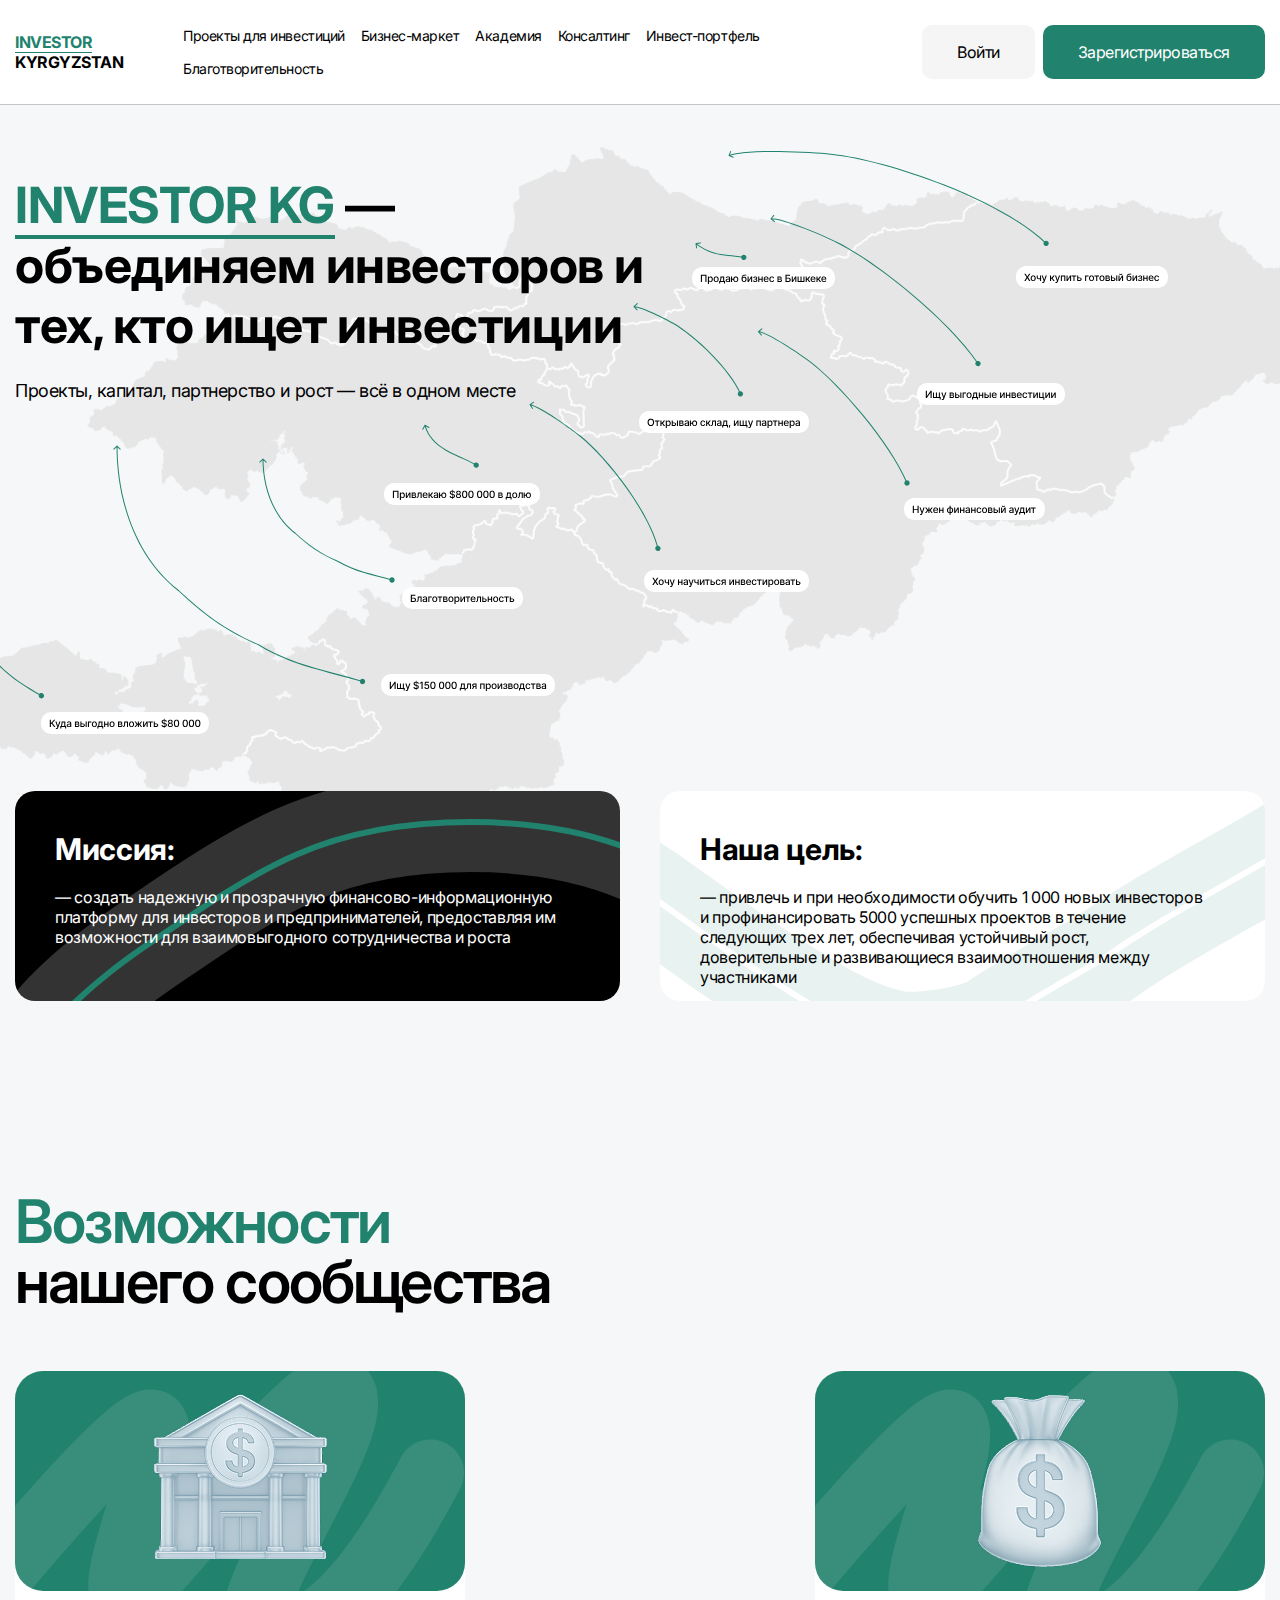
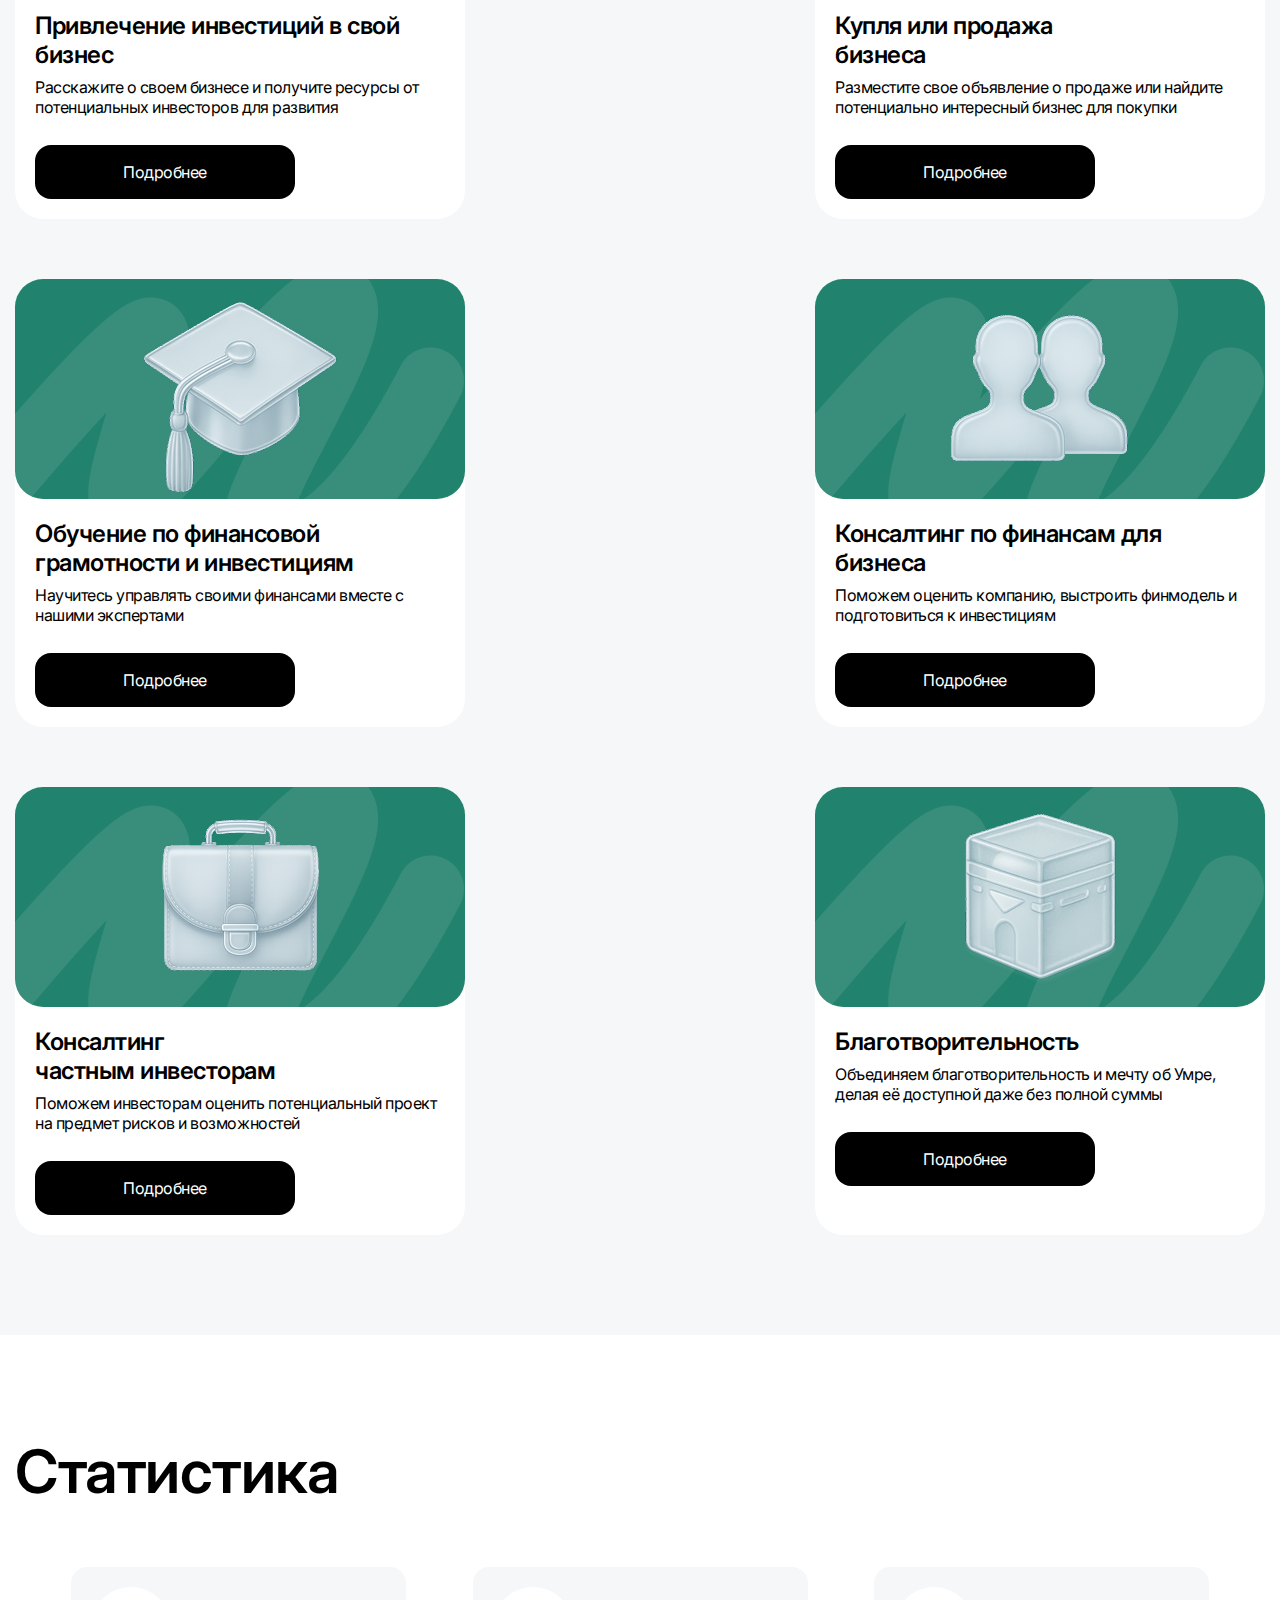
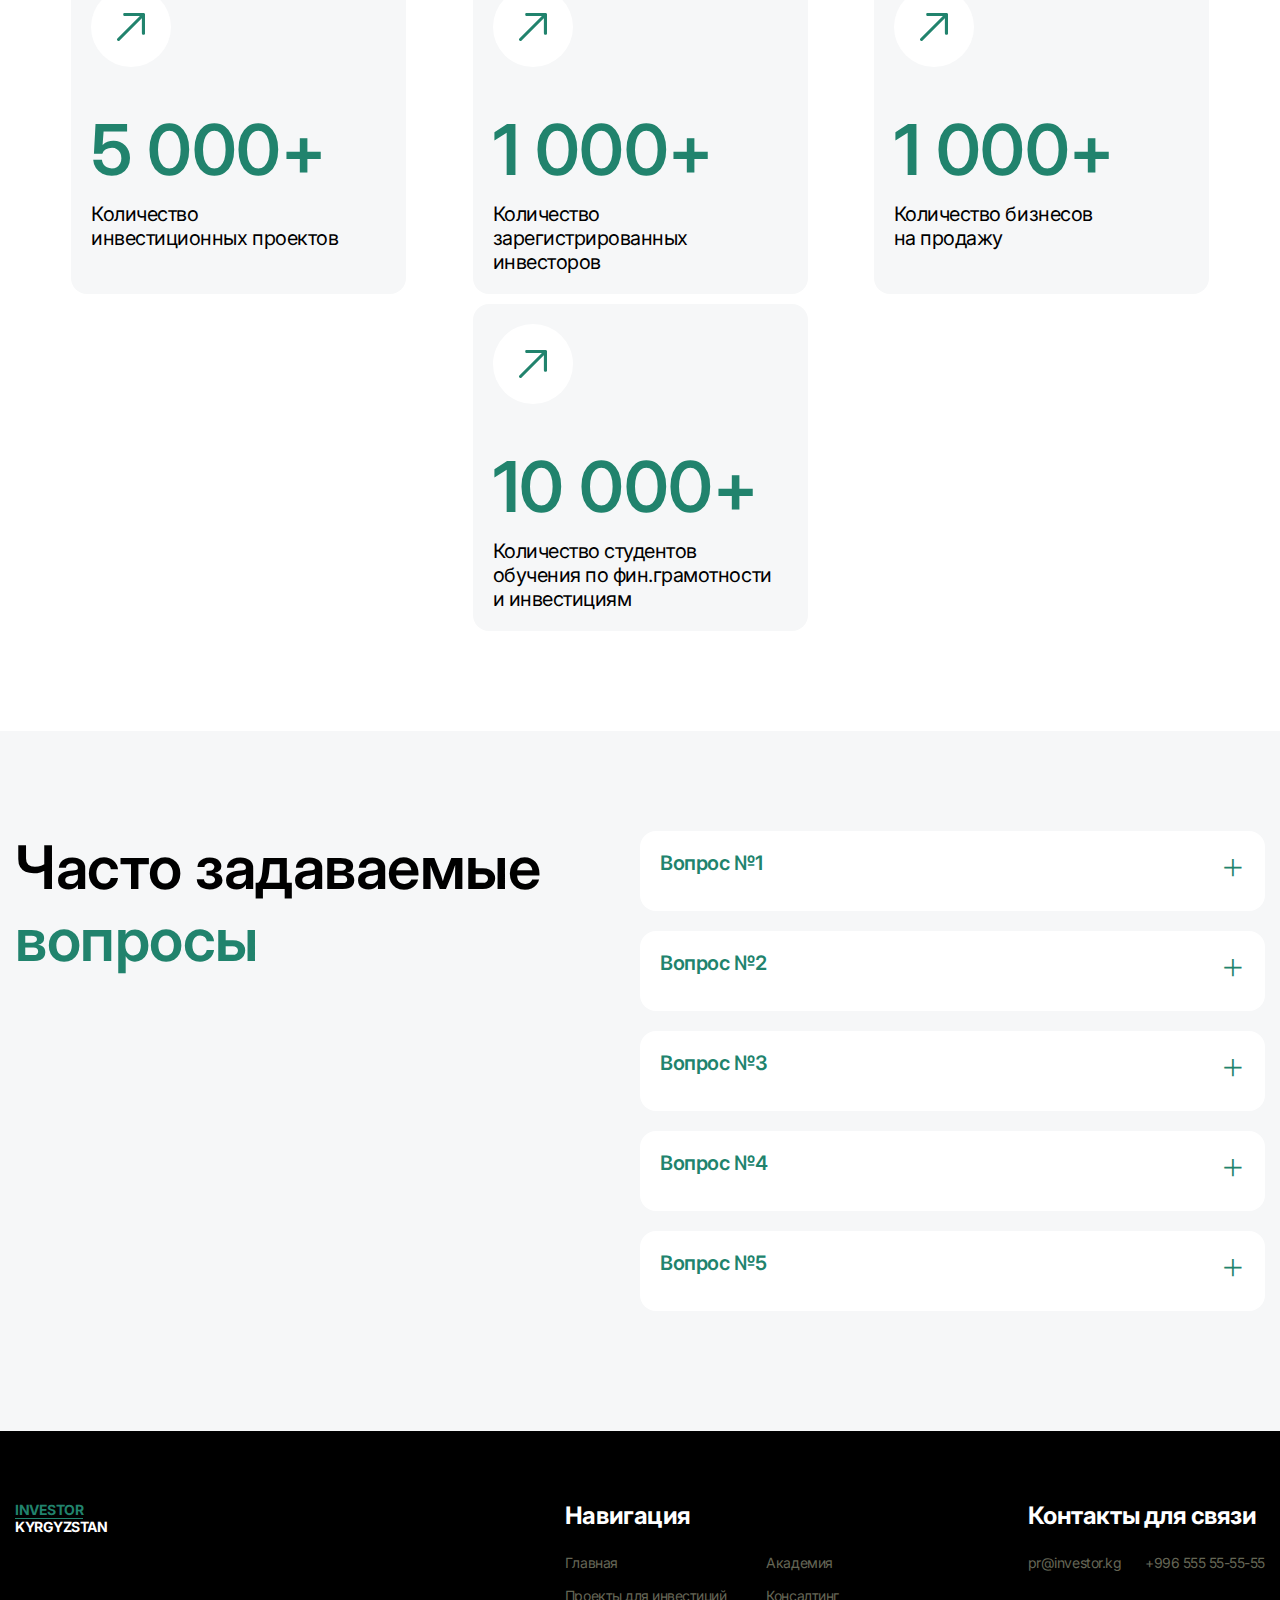
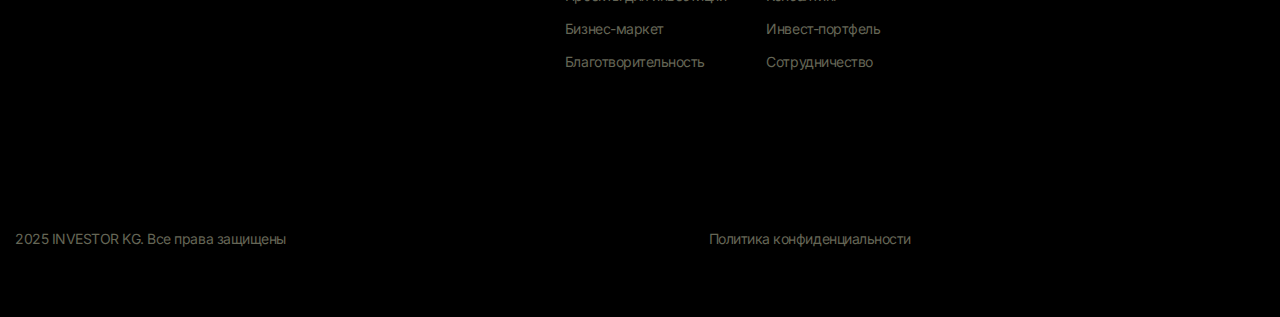
<file: index.html>
<!DOCTYPE html>
<html lang="ru">
  <head>
    <meta charset="UTF-8" />
    <meta name="viewport" content="width=device-width, initial-scale=1.0" />
    <title>Document</title>

    <link rel="stylesheet" href="assets/css/style.css" />
  </head>
  <body>
    <!-- ===== Header Start ===== -->
    <header class="header">
      <div class="container">
        <div class="wrapper">
          <div>
            <a href="#" class="logo">
              <span>INVESTOR</span> <br />
              KYRGYZSTAN</a
            >
          </div>
          <nav class="nav">
            <ul class="nav-list">
              <li class="nav-item">
                <a href="#" class="nav-link">Проекты для инвестиций</a>
              </li>
              <li class="nav-item">
                <a href="#" class="nav-link">Бизнес-маркет</a>
              </li>
              <li class="nav-item">
                <a href="#" class="nav-link">Академия</a>
              </li>
              <li class="nav-item">
                <a href="#" class="nav-link">Консалтинг</a>
              </li>
              <li class="nav-item">
                <a href="#" class="nav-link">Инвест-портфель</a>
              </li>
              <li class="nav-item">
                <a href="#" class="nav-link">Благотворительность</a>
              </li>
            </ul>

            <div class="header-bnt-menu">
              <a href="#" class="btn">Войти</a>
              <a href="#" class="btn btn-active">Зарегистрироваться</a>
            </div>
          </nav>

          <div class="burger">
            <span></span>
          </div>

          <div class="header-bnt">
            <a href="#" class="btn">Войти</a>
            <a href="#" class="btn btn-active">Зарегистрироваться</a>
          </div>
        </div>
      </div>
    </header>

    <!-- ===== Header End ===== -->

    <main>
      <!-- ===== Investor info Start =====-->
      <section class="investor-info">
        <div class="container">
          <div class="investor-info-block">
            <div class="investor-info-title">
              <h1>
                <span>INVESTOR KG</span> — <br />
                объединяем инвесторов и тех, кто ищет инвестиции
              </h1>

              <p class="investor-info-text">
                Проекты, капитал, партнерство и рост — всё в одном месте
              </p>
            </div>

            <div class="investor-info-cards">
              <div class="investor-info-card card-1">
                <h3>Миссия:</h3>
                <p>
                  — создать надежную и прозрачную финансово-информационную
                  платформу для инвесторов и предпринимателей, предоставляя им
                  возможности для взаимовыгодного сотрудничества и роста
                </p>
              </div>
              <div class="investor-info-card card-2">
                <h3>Наша цель:</h3>
                <p>
                  — привлечь и при необходимости обучить 1 000 новых инвесторов
                  и профинансировать 5000 успешных проектов в течение следующих
                  трех лет, обеспечивая устойчивый рост, доверительные и
                  развивающиеся взаимоотношения между участниками
                </p>
              </div>
            </div>
          </div>
        </div>
      </section>
      <!-- ===== Investor info End =====-->

      <!-- ===== Possibilities Start ===== -->
      <section class="possibilities">
        <div class="container">
          <div class="possibilities-block">
            <h2>
              <span class="title-nephritis">Возможности</span> <br />
              нашего сообщества
            </h2>

            <div class="possibilities-cards">
              <div class="possibilities-card">
                <div
                  class="possibilities-card-img"
                  style="
                    background: url(assets/img/possibilities/bg-card.png)
                      no-repeat;
                  "
                >
                  <img src="assets/img/possibilities/i1.png" alt="" />
                </div>

                <div class="possibilities-card-info">
                  <h4>Привлечение инвестиций в свой бизнес</h4>

                  <p>
                    Расскажите о своем бизнесе и получите ресурсы от
                    потенциальных инвесторов для развития
                  </p>

                  <a href="#"> Подробнее</a>
                </div>
              </div>

              <div class="possibilities-card">
                <div
                  class="possibilities-card-img"
                  style="
                    background: url(assets/img/possibilities/bg-card.png)
                      no-repeat;
                  "
                >
                  <img src="assets/img/possibilities/i2.png" alt="" />
                </div>

                <div class="possibilities-card-info">
                  <h4>
                    Купля или продажа <br />
                    бизнеса
                  </h4>

                  <p>
                    Разместите свое объявление о продаже или найдите
                    потенциально интересный бизнес для покупки
                  </p>

                  <a href="#"> Подробнее</a>
                </div>
              </div>

              <div class="possibilities-card">
                <div
                  class="possibilities-card-img"
                  style="
                    background: url(assets/img/possibilities/bg-card.png)
                      no-repeat;
                  "
                >
                  <img src="assets/img/possibilities/i3.png" alt="" />
                </div>

                <div class="possibilities-card-info">
                  <h4>Обучение по финансовой грамотности и инвестициям</h4>

                  <p>
                    Научитесь управлять своими финансами вместе с нашими
                    экспертами
                  </p>

                  <a href="#"> Подробнее</a>
                </div>
              </div>

              <div class="possibilities-card">
                <div
                  class="possibilities-card-img"
                  style="
                    background: url(assets/img/possibilities/bg-card.png)
                      no-repeat;
                  "
                >
                  <img src="assets/img/possibilities/i4.png" alt="" />
                </div>

                <div class="possibilities-card-info">
                  <h4>Консалтинг по финансам для бизнеса</h4>

                  <p>
                    Поможем оценить компанию, выстроить финмодель и
                    подготовиться к инвестициям
                  </p>

                  <a href="#"> Подробнее</a>
                </div>
              </div>

              <div class="possibilities-card">
                <div
                  class="possibilities-card-img"
                  style="
                    background: url(assets/img/possibilities/bg-card.png)
                      no-repeat;
                  "
                >
                  <img src="assets/img/possibilities/i5.png" alt="" />
                </div>

                <div class="possibilities-card-info">
                  <h4>
                    Консалтинг <br />
                    частным инвесторам
                  </h4>

                  <p>
                    Поможем инвесторам оценить потенциальный проект на предмет
                    рисков и возможностей
                  </p>

                  <a href="#"> Подробнее</a>
                </div>
              </div>

              <div class="possibilities-card">
                <div
                  class="possibilities-card-img"
                  style="
                    background: url(assets/img/possibilities/bg-card.png)
                      no-repeat;
                  "
                >
                  <img src="assets/img/possibilities/i6.png" alt="" />
                </div>

                <div class="possibilities-card-info">
                  <h4>Благотворительность</h4>

                  <p>
                    Объединяем благотворительность и мечту об Умре, делая её
                    доступной даже без полной суммы
                  </p>

                  <a href="#"> Подробнее</a>
                </div>
              </div>
            </div>
          </div>
        </div>
      </section>
      <!-- ===== Possibilities End ===== -->

      <!-- ===== Statistics Start ===== -->
      <section class="statistics">
        <div class="container">
          <div class="statistics-block">
            <h2>Статистика</h2>

            <div class="statistics-cards">
              <div class="statistics-card">
                <div class="statistics-card-img">
                  <img src="assets/img/solar_arrow.png" alt="" />
                </div>

                <h4>5 000+</h4>
                <p>
                  Количество <br />
                  инвестиционных проектов
                </p>
              </div>

              <div class="statistics-card">
                <div class="statistics-card-img">
                  <img src="assets/img/solar_arrow.png" alt="" />
                </div>

                <h4>1 000+</h4>
                <p>
                  Количество <br />
                  зарегистрированных <br />
                  инвесторов
                </p>
              </div>

              <div class="statistics-card">
                <div class="statistics-card-img">
                  <img src="assets/img/solar_arrow.png" alt="" />
                </div>

                <h4>1 000+</h4>
                <p>
                  Количество бизнесов <br />
                  на продажу
                </p>
              </div>

              <div class="statistics-card">
                <div class="statistics-card-img">
                  <img src="assets/img/solar_arrow.png" alt="" />
                </div>

                <h4>10 000+</h4>
                <p>
                  Количество студентов <br />
                  обучения по фин.грамотности <br />
                  и инвестициям
                </p>
              </div>
            </div>
          </div>
        </div>
      </section>
      <!-- ===== Statistics End ===== -->

      <!-- ===== Questions Start ===== -->
      <section class="questions">
        <div class="container">
          <div class="questions-block">
            <div>
              <h2>
                Часто задаваемые <br / class="br">
                <span class="title-nephritis">вопросы</span>
              </h2>
            </div>

            <div class="questions-boxs">
              <div class="questions-box">
                <div class="questions-box-title">Вопрос №1</div>
                <div class="questions-box-content">
                  В зависимости от срока, уровня рискованности бизнеса и
                  длительности безупречного сотрудничества, комиссия может
                  составлять от 1%. За безупречную финансовую дисциплину
                  платформа снижает комиссию по каждому последующему траншу
                  вплоть до 1%.
                </div>
              </div>

              <div class="questions-box">
                <div class="questions-box-title">Вопрос №2</div>
                <div class="questions-box-content">
                  В зависимости от срока, уровня рискованности бизнеса и
                  длительности безупречного сотрудничества, комиссия может
                  составлять от 1%. За безупречную финансовую дисциплину
                  платформа снижает комиссию по каждому последующему траншу
                  вплоть до 1%.
                </div>
              </div>

              <div class="questions-box">
                <div class="questions-box-title">Вопрос №3</div>
                <div class="questions-box-content">
                  В зависимости от срока, уровня рискованности бизнеса и
                  длительности безупречного сотрудничества, комиссия может
                  составлять от 1%. За безупречную финансовую дисциплину
                  платформа снижает комиссию по каждому последующему траншу
                  вплоть до 1%.
                </div>
              </div>

              <div class="questions-box">
                <div class="questions-box-title">Вопрос №4</div>
                <div class="questions-box-content">
                  В зависимости от срока, уровня рискованности бизнеса и
                  длительности безупречного сотрудничества, комиссия может
                  составлять от 1%. За безупречную финансовую дисциплину
                  платформа снижает комиссию по каждому последующему траншу
                  вплоть до 1%.
                </div>
              </div>

              <div class="questions-box">
                <div class="questions-box-title">Вопрос №5</div>
                <div class="questions-box-content">
                  В зависимости от срока, уровня рискованности бизнеса и
                  длительности безупречного сотрудничества, комиссия может
                  составлять от 1%. За безупречную финансовую дисциплину
                  платформа снижает комиссию по каждому последующему траншу
                  вплоть до 1%.
                </div>
              </div>
            </div>
          </div>
        </div>
      </section>
      <!-- ===== Questions End ===== -->
    </main>

    <!-- ===== Footer Start ===== -->
    <footer class="footer">
      <div class="container">
        <div class="footer-block">
          <div class="logo">
            <a href="#"
              ><span class="title-nephritis"> INVESTOR</span> <br />
              KYRGYZSTAN</a
            >
          </div>

          <div class="nav-contact">
            <div>
              <h4>Навигация</h4>
              <nav class="f-nav">
                <ul class="f-nav-list">
                  <li class="f-nav-item">
                    <a href="#" class="f-nav-link">Главная</a>
                  </li>
                  <li class="f-nav-item">
                    <a href="#" class="f-nav-link">Проекты для инвестиций</a>
                  </li>
                  <li class="f-nav-item">
                    <a href="#" class="f-nav-link">Бизнес-маркет</a>
                  </li>
                  <li class="f-nav-item">
                    <a href="#" class="f-nav-link">Благотворительность</a>
                  </li>
                  <li class="f-nav-item">
                    <a href="#" class="f-nav-link">Академия</a>
                  </li>
                  <li class="f-nav-item">
                    <a href="#" class="f-nav-link">Консалтинг</a>
                  </li>
                  <li class="f-nav-item">
                    <a href="#" class="f-nav-link">Инвест-портфель</a>
                  </li>
                  <li class="f-nav-item">
                    <a href="#" class="f-nav-link">Сотрудничество</a>
                  </li>
                </ul>
              </nav>
            </div>

            <div class="contact">
              <h4>Контакты для связи</h4>
              <div class="contact-block">
                <div>
                  <a href="mailto:pr@investor.kg">pr@investor.kg</a>
                </div>
                <div>
                  <a href="tel:+996555555555">+996 555 55-55-55</a>
                </div>
              </div>
            </div>
          </div>
        </div>

        <div class="copyright">
          <div class="copyright-block1">
            2025 INVESTOR KG. Все права защищены
          </div>
          <div>Политика конфиденциальности</div>
        </div>
      </div>
    </footer>

    <!-- ===== Footer End ===== -->
    <script src="assets/js/main.js"></script>
  </body>
</html>
</file>
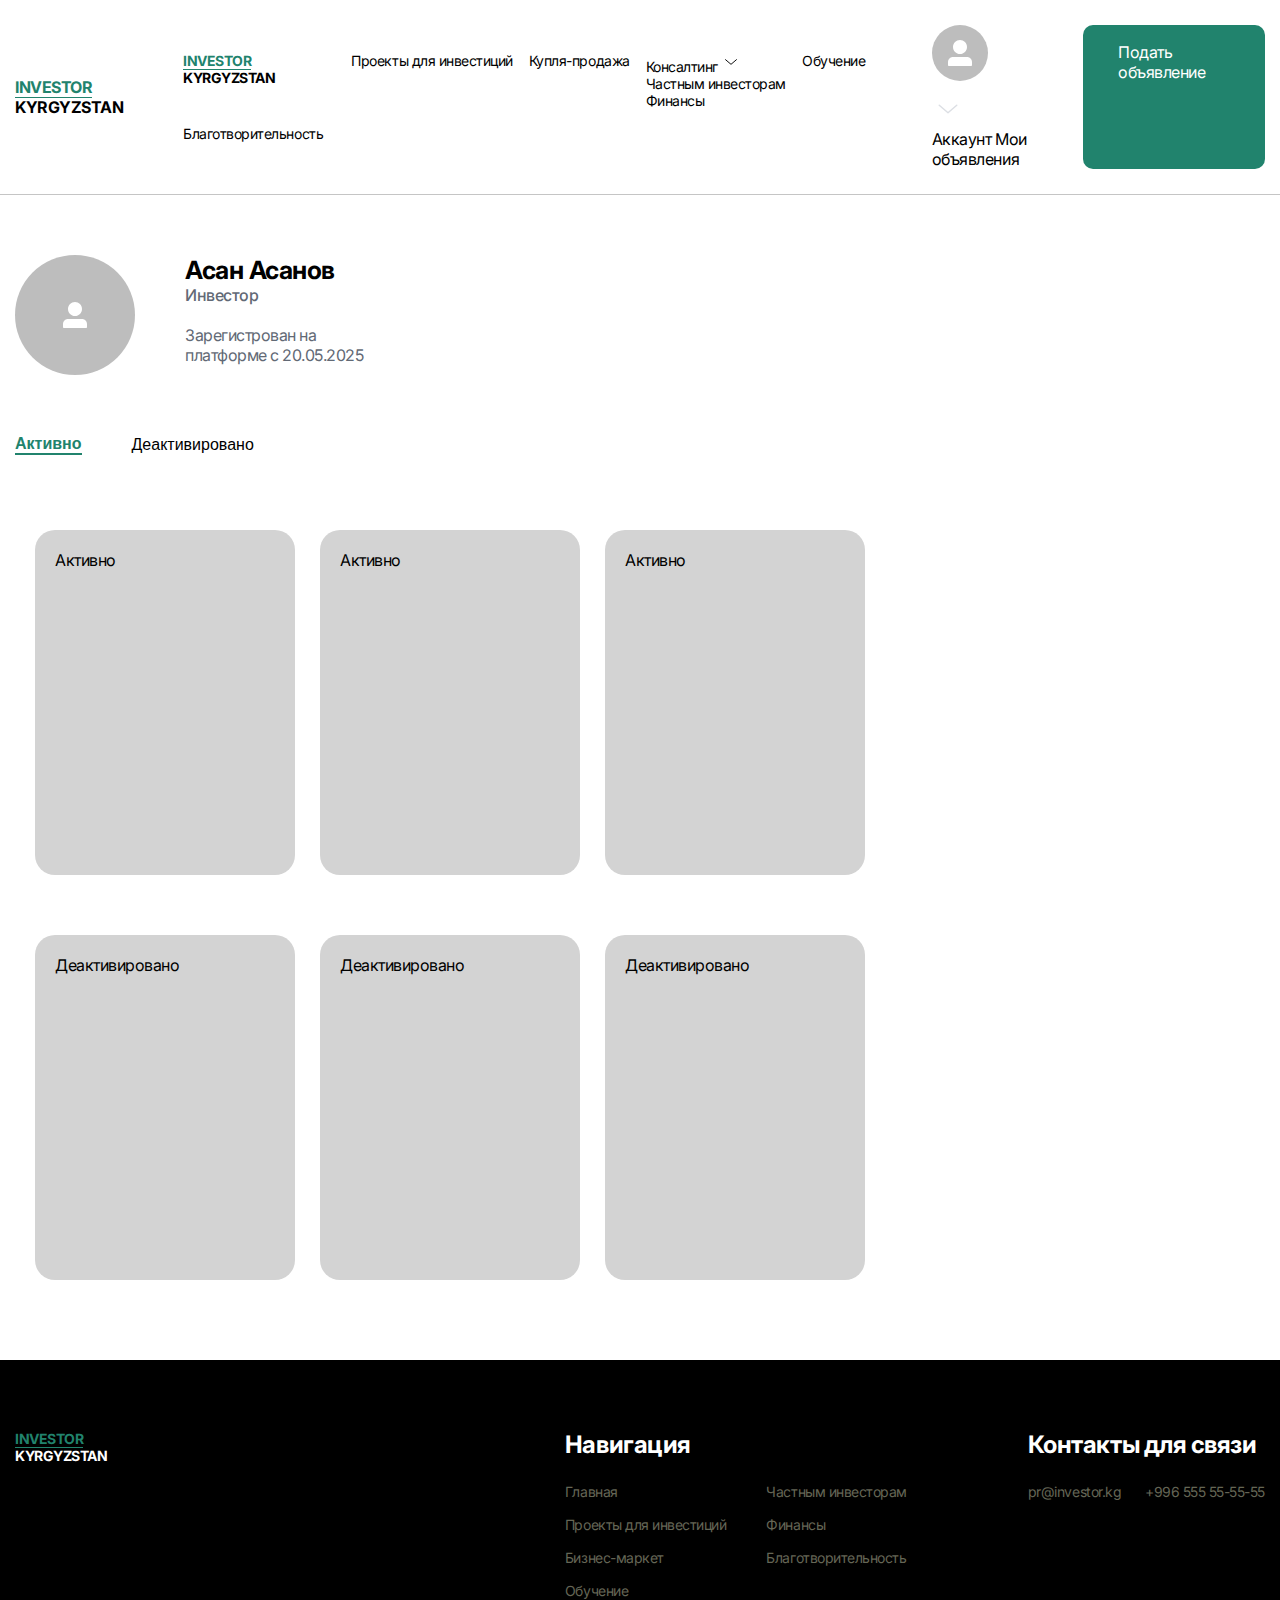
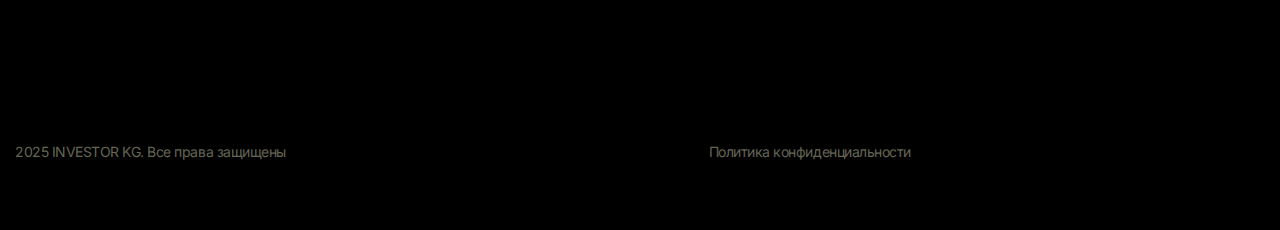
<file: account.html>
<!DOCTYPE html>
<html lang="ru">
  <head>
    <meta charset="UTF-8" />
    <meta name="viewport" content="width=device-width, initial-scale=1.0" />
    <title>Аккаунт</title>

    <link rel="stylesheet" href="assets/css/style.css" />
    <link rel="stylesheet" href="assets/css/post-create.css" />
    <link rel="stylesheet" href="assets/css/account.css" />
  </head>
  <body>
    <!-- ===== Header Start ===== -->
    <header class="header">
      <div class="container">
        <div class="wrapper">
          <div>
            <a href="index.html" class="logo">
              <span>INVESTOR</span> <br />
              KYRGYZSTAN</a
            >
          </div>
          <nav class="nav">
            <ul class="nav-list">
              <li class="nav-item">
                <a href="index.html" class="logo logo-menu">
                  <span>INVESTOR</span> <br />
                  KYRGYZSTAN</a
                >
              </li>

              <li class="nav-item">
                <a href="projects-investment.html" class="nav-link"
                  >Проекты для инвестиций</a
                >
              </li>
              <li class="nav-item">
                <a href="market.html" class="nav-link">Купля-продажа</a>
              </li>

              <li class="nav-item dropdown">
                <a href="#" class="nav-link dropdown-toggle">
                  Консалтинг
                  <img src="assets/img/login/r2.svg" alt="" />
                  <!-- ▼ стрелка -->
                </a>
                <ul class="dropdown-menu">
                  <li>
                    <a href="consulting.html" class="dropdown-item nav-link"
                      >Частным инвесторам</a
                    >
                  </li>
                  <li>
                    <a href="portfolio.html" class="dropdown-item nav-link"
                      >Финансы</a
                    >
                  </li>
                </ul>
              </li>
              <li class="nav-item">
                <a href="school.html" class="nav-link">Обучение</a>
              </li>

              <li class="nav-item">
                <a href="charity.html" class="nav-link">Благотворительность</a>
              </li>

              <li class="nav-item account-none">
                <a href="account.html" class="nav-link">Аккаунт</a>
              </li>
              <li class="nav-item account-none">
                <a href="#" class="nav-link">Мои объявления</a>
              </li>
            </ul>

            <div class="header-bnt-menu">
              <a href="post-create.html" class="btn btn-active"
                >Подать объявление</a
              >
            </div>
          </nav>

          <div class="burger">
            <span></span>
          </div>

          <div class="header-bnt">
            <div class="account-dropdown-2">
              <div class="account-trigger-2" onclick="toggleDropdown()">
                <div class="icons-users-img">
                  <img src="assets/img/account/user-solid.svg" alt="" />
                </div>
                <div class="account-users-arrow">
                  <svg
                    width="32"
                    height="32"
                    viewBox="0 0 32 32"
                    fill="none"
                    xmlns="http://www.w3.org/2000/svg"
                  >
                    <path
                      d="M24.75 12.2499L16 19.7499L7.25 12.2499"
                      stroke="#DCDFE4"
                      stroke-width="1.5"
                      stroke-linecap="round"
                      stroke-linejoin="round"
                    />
                  </svg>
                </div>
              </div>
              <div class="dropdown-menu-2" id="dropdownMenu-2">
                <a href="account.html" class="dropdown-item-2">Аккаунт</a>
                <a href="" class="dropdown-item-2">Мои объявления</a>
              </div>
            </div>

            <a href="post-create.html" class="btn btn-active"
              >Подать объявление</a
            >
          </div>
        </div>
      </div>
    </header>

    <!-- ===== Header End ===== -->

    <main>
      <!-- ===== Account info Start =====-->
      <section class="account-info-bloc">
        <div class="container">
          <div class="account-info-wrapper">
            <div class="account-info-user-img">
              <img src="assets/img/account/user-solid.svg" alt="" />
            </div>
            <div class="account-info-user-text">
              <h4>Асан Асанов</h4>
              <p class="account-status">Инвестор</p>

              <p class="account-date-info">
                Зарегистрован на платформе с 20.05.2025
              </p>
            </div>
          </div>

          <div class="announcements">
            <div class="tab-btn-wrapper">
              <button class="tab-btn active" data-tab="aktive">Активно</button>
              <button class="tab-btn" data-tab="d-aktive">
                Деактивировано
              </button>
            </div>

            <div class="aktive-cards tab-content show">
              <div class="aktive-card">Активно</div>
              <div class="aktive-card">Активно</div>
              <div class="aktive-card">Активно</div>
            </div>

            <div class="d-aktive-cards tab-content">
              <div class="d-aktive-card">Деактивировано</div>
              <div class="d-aktive-card">Деактивировано</div>
              <div class="d-aktive-card">Деактивировано</div>
            </div>
          </div>
        </div>
      </section>

      <!-- ===== Account info End =====-->
    </main>

    <!-- ===== Footer Start ===== -->
    <footer class="footer">
      <div class="container">
        <div class="footer-block">
          <div class="logo">
            <a href="#"
              ><span class="title-nephritis"> INVESTOR</span> <br />
              KYRGYZSTAN</a
            >
          </div>

          <div class="nav-contact">
            <div>
              <h4>Навигация</h4>
              <nav class="f-nav">
                <ul class="f-nav-list">
                  <li class="f-nav-item">
                    <a href="#" class="f-nav-link">Главная</a>
                  </li>
                  <li class="f-nav-item">
                    <a href="#" class="f-nav-link">Проекты для инвестиций</a>
                  </li>
                  <li class="f-nav-item">
                    <a href="#" class="f-nav-link">Бизнес-маркет</a>
                  </li>
                  <li class="f-nav-item">
                    <a href="#" class="f-nav-link">Обучение</a>
                  </li>
                  <li class="f-nav-item">
                    <a href="#" class="f-nav-link">Частным инвесторам</a>
                  </li>
                  <li class="f-nav-item">
                    <a href="#" class="f-nav-link">Финансы</a>
                  </li>
                  <li class="f-nav-item">
                    <a href="#" class="f-nav-link">Благотворительность</a>
                  </li>
                </ul>
              </nav>
            </div>

            <div class="contact">
              <h4>Контакты для связи</h4>
              <div class="contact-block">
                <div>
                  <a href="mailto:pr@investor.kg">pr@investor.kg</a>
                </div>
                <div>
                  <a href="tel:+996555555555">+996 555 55-55-55</a>
                </div>
              </div>
            </div>
          </div>
        </div>

        <div class="copyright">
          <div class="copyright-block1">
            2025 INVESTOR KG. Все права защищены
          </div>
          <div>Политика конфиденциальности</div>
        </div>
      </div>
    </footer>

    <!-- ===== Footer End ===== -->

    <script src="assets/js/main.js"></script>
    <script src="assets/js/create-post.js"></script>
    <script src="assets/js/add-images.js"></script>
    <script src="assets/js/number-input.js"></script>
    <script src="assets/js/account.js"></script>
  </body>
</html>
</file>
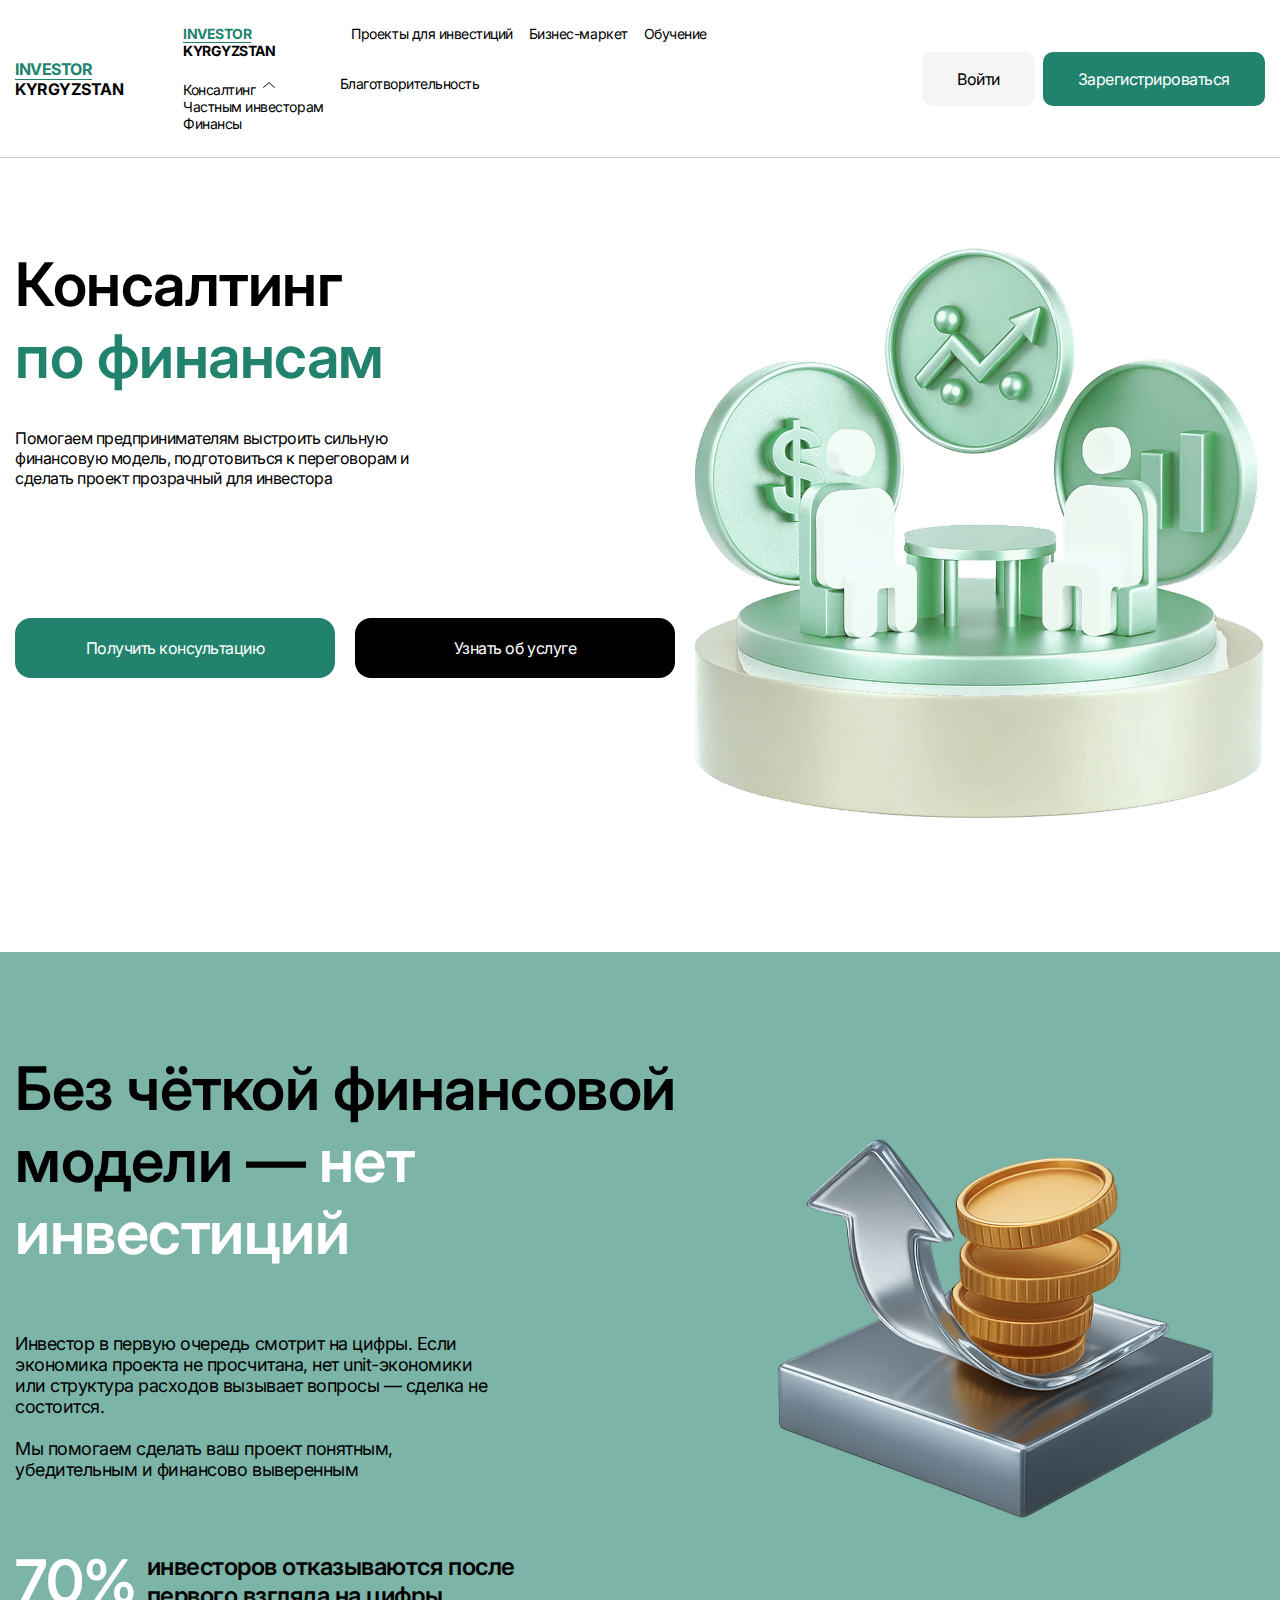
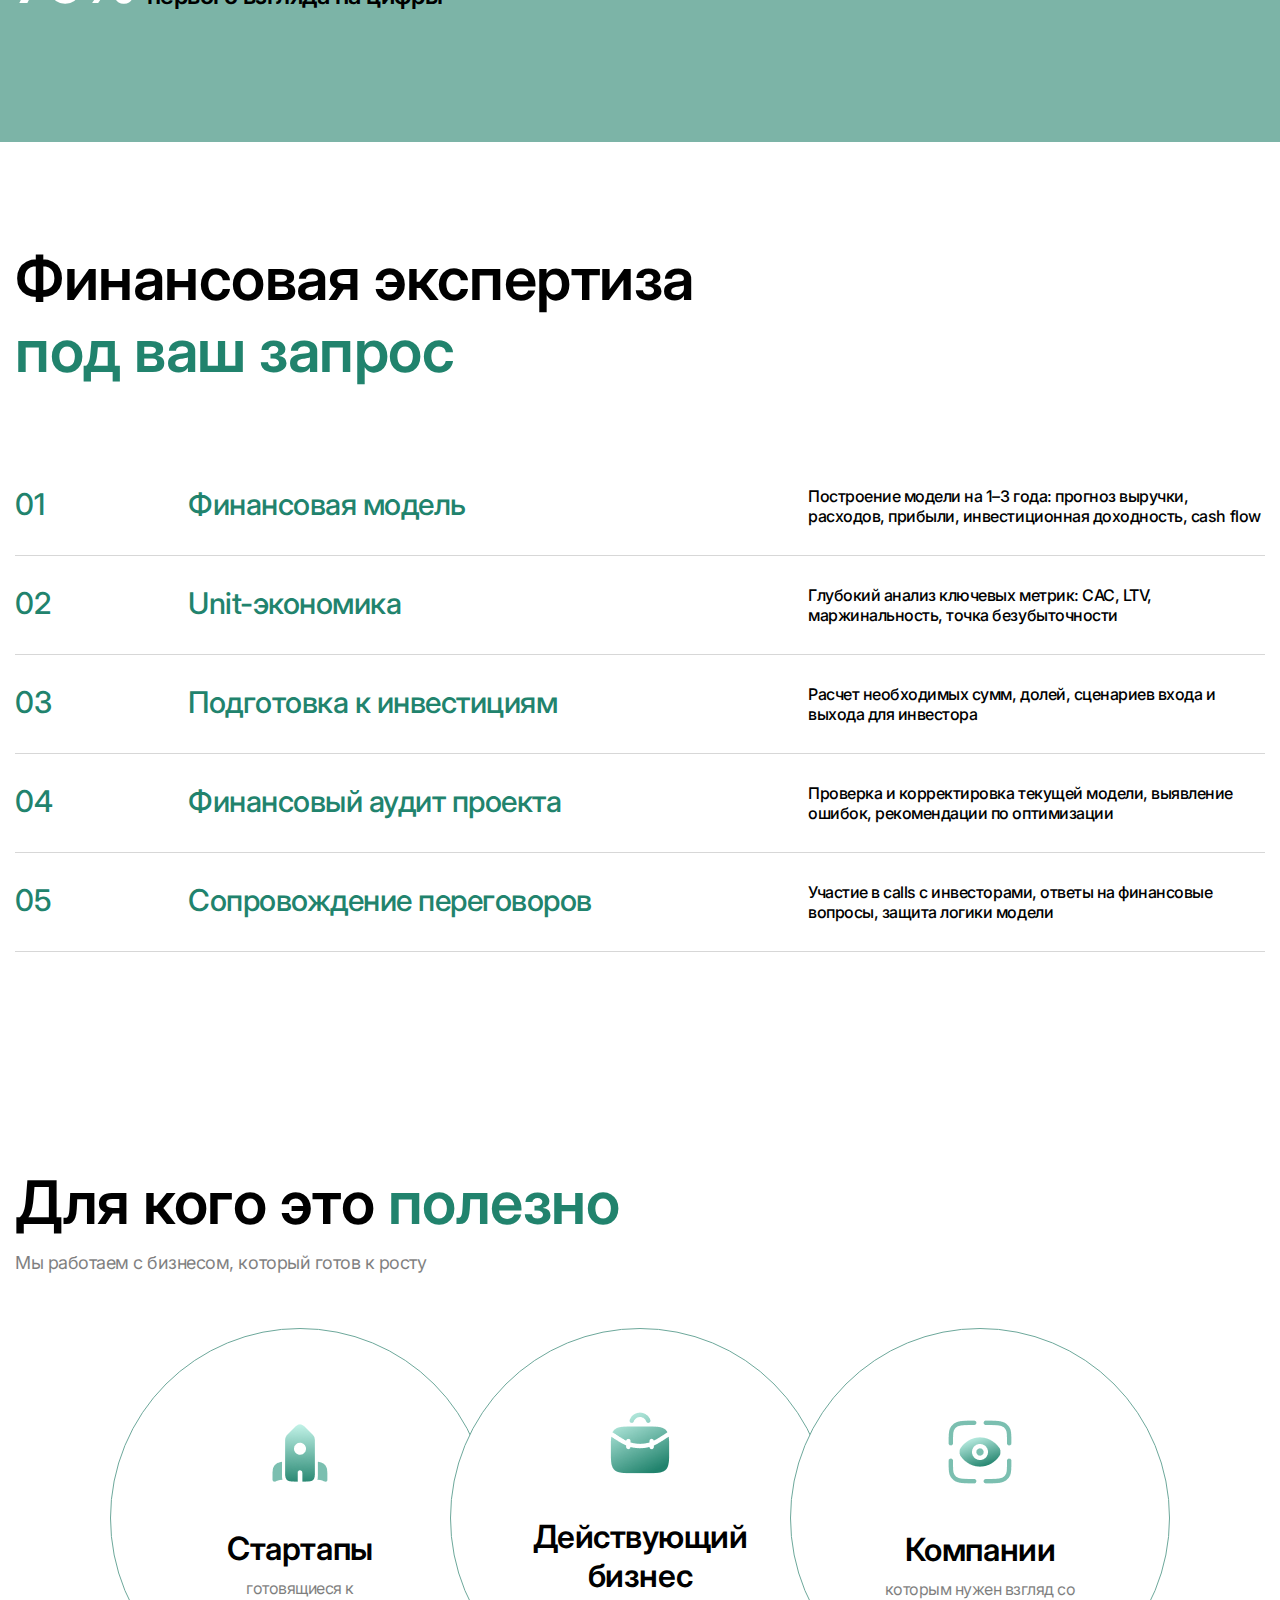
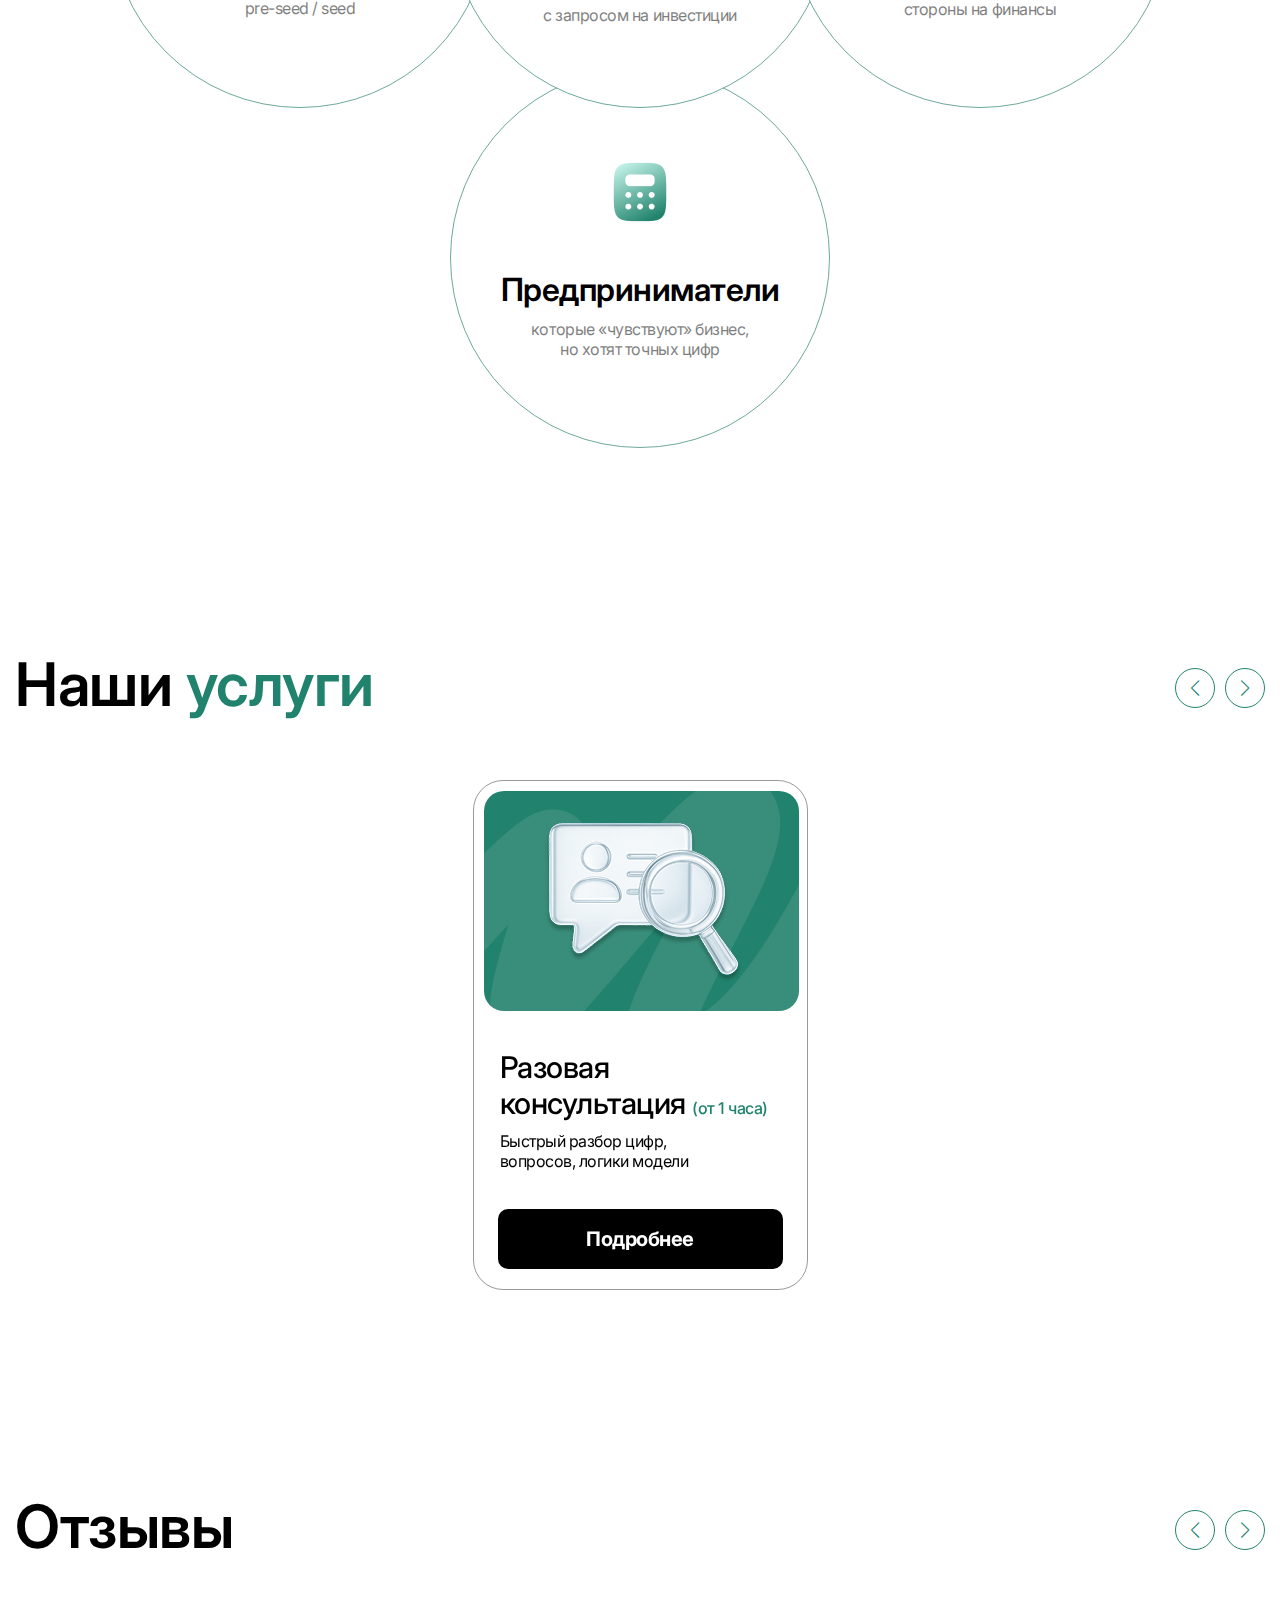
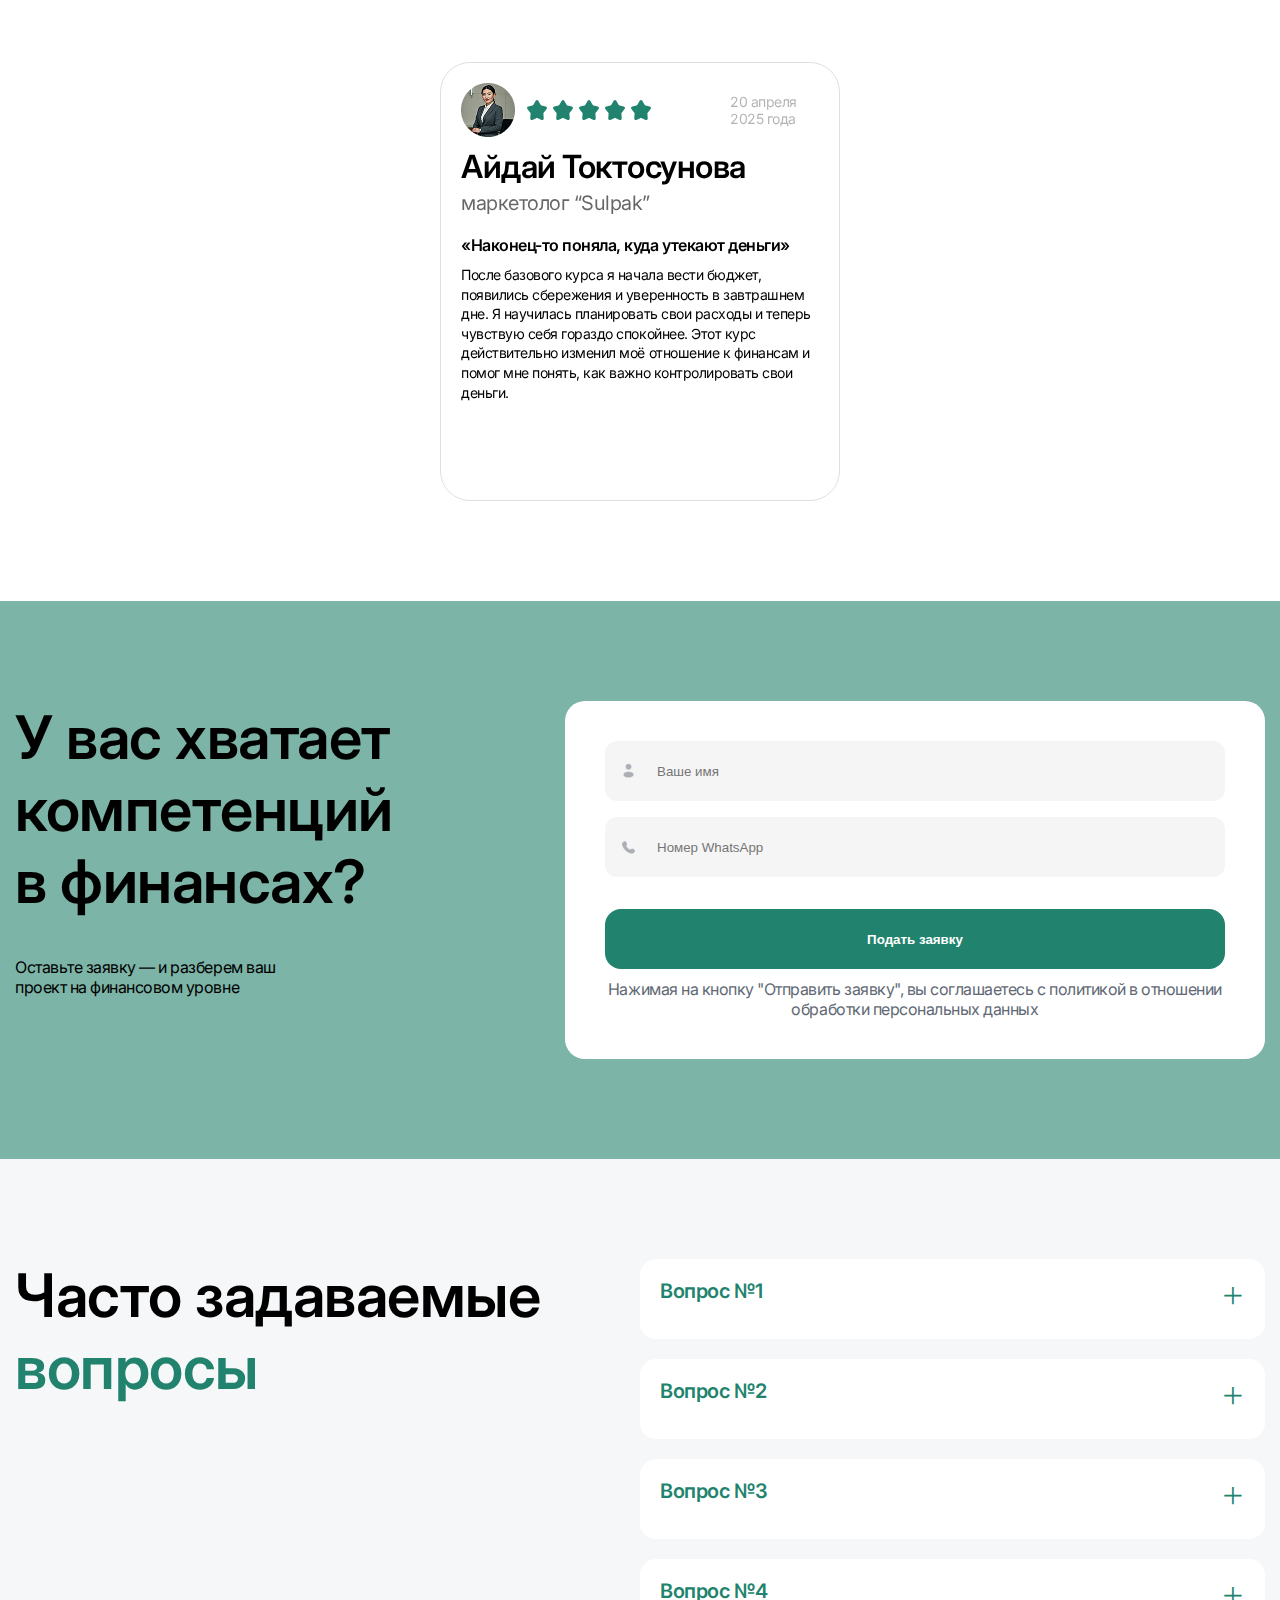
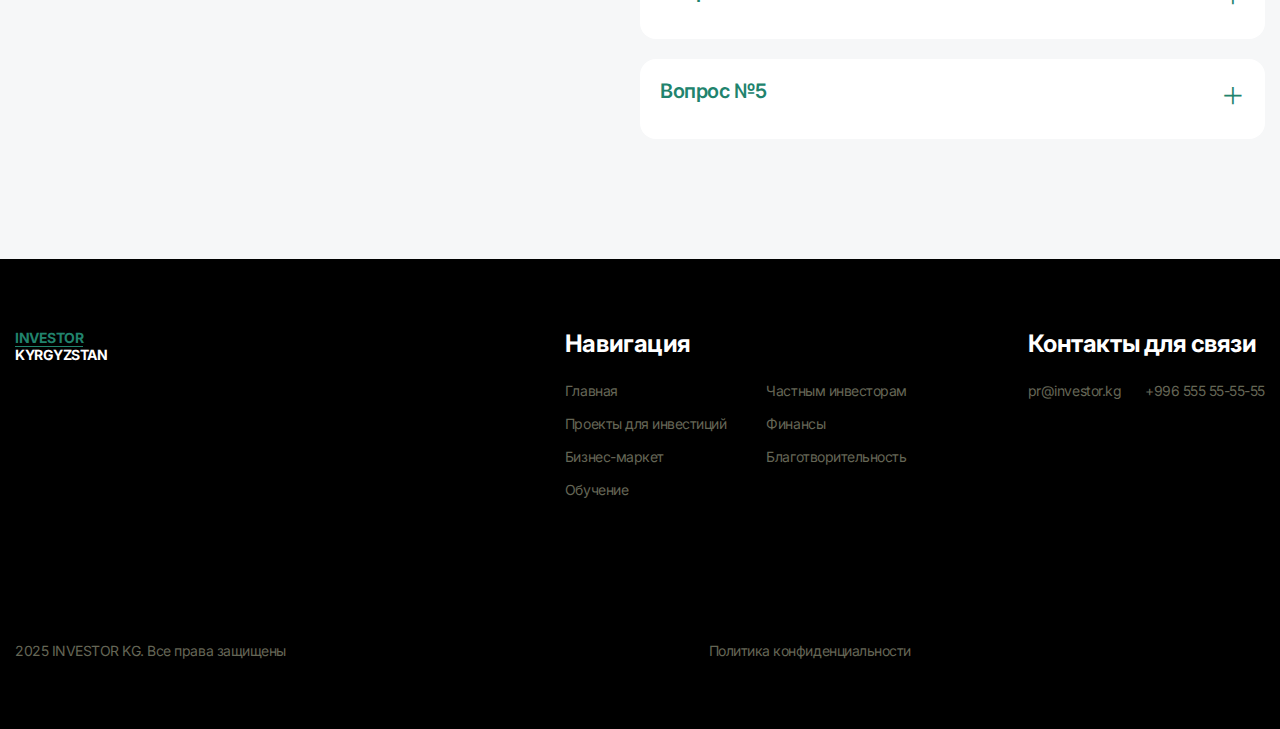
<file: consulting.html>
<!DOCTYPE html>
<html lang="ru">
  <head>
    <meta charset="UTF-8" />
    <meta name="viewport" content="width=device-width, initial-scale=1.0" />
    <title>Консалтинг</title>

    <link
      rel="stylesheet"
      href="https://unpkg.com/swiper/swiper-bundle.min.css"
    />
    <link rel="stylesheet" href="assets/css/style.css" />
    <link rel="stylesheet" href="assets/css/school.css" />
    <link rel="stylesheet" href="assets/css/portfolio.css" />
    <link rel="stylesheet" href="assets/css/model-windows.css" />
    <link rel="stylesheet" href="assets/css/consulting.css" />
  </head>
  <body>
    <!-- ===== Header Start ===== -->
    <header class="header">
      <div class="container">
        <div class="wrapper">
          <div>
            <a href="index.html" class="logo">
              <span>INVESTOR</span> <br />
              KYRGYZSTAN</a
            >
          </div>
          <nav class="nav">
            <ul class="nav-list">
              <li class="nav-item">
                <a href="index.html" class="logo logo-menu">
                  <span>INVESTOR</span> <br />
                  KYRGYZSTAN</a
                >
              </li>

              <li class="nav-item">
                <a href="projects-investment.html" class="nav-link"
                  >Проекты для инвестиций</a
                >
              </li>
              <li class="nav-item">
                <a href="market.html" class="nav-link">Бизнес-маркет</a>
              </li>
              <li class="nav-item">
                <a href="school.html" class="nav-link">Обучение</a>
              </li>
              <li class="nav-item dropdown">
                <a href="#" class="nav-link dropdown-toggle">
                  Консалтинг
                  <img src="assets/img/login/r1.svg" alt="" />
                  <!-- ▼ стрелка -->
                </a>
                <ul class="dropdown-menu">
                  <li>
                    <a href="consulting.html" class="dropdown-item nav-link"
                      >Частным инвесторам</a
                    >
                  </li>
                  <li>
                    <a href="portfolio.html" class="dropdown-item nav-link"
                      >Финансы</a
                    >
                  </li>
                </ul>
              </li>

              <li class="nav-item">
                <a href="charity.html" class="nav-link">Благотворительность</a>
              </li>
            </ul>

            <div class="header-bnt-menu">
              <a href="login.html" class="btn">Войти</a>
              <a href="register.html" class="btn btn-active"
                >Зарегистрироваться</a
              >
            </div>
          </nav>

          <div class="burger">
            <span></span>
          </div>

          <div class="header-bnt">
            <a href="login.html" class="btn">Войти</a>
            <a href="register.html" class="btn btn-active"
              >Зарегистрироваться</a
            >
          </div>
        </div>
      </div>
    </header>

    <!-- ===== Header End ===== -->

    <!-- Модальное окно -->
    <div class="modal hidden">
      <div class="fon"></div>
      <!-- Крестик -->
      <span class="modal-close">&times;</span>

      <div class="modal-content">
        <div class="consulting-forms-block">
          <form action="">
            <div class="consulting-form-input">
              <img src="assets/img/consulting/user.png" alt="" />
              <input type="text" name="name" placeholder="Ваше имя" />
            </div>
            <div class="consulting-form-input">
              <img src="assets/img/consulting/phone.png" alt="" />
              <input
                type="text"
                name="phone_whatsapp"
                placeholder="Номер WhatsApp"
                class="input-n"
              />
            </div>
            <div class="consulting-form-btn">
              <button type="submit">Подать заявку</button>
              <p>
                Нажимая на кнопку "Отправить заявку", вы соглашаетесь
                c политикой в отношении обработки персональных данных
              </p>
            </div>
          </form>
        </div>
      </div>
    </div>

    <main class="">
      <!-- ===== consulting info Start ====== -->
      <section class="consulting-info">
        <div class="container">
          <div class="consulting-info-block">
            <div class="consulting-info-body">
              <h1 class="consulting-info-title size-60px">
                Консалтинг
                <span class="title-nephritis"> <br />по финансам</span>
              </h1>
              <p class="consulting-info-text">
                Помогаем предпринимателям выстроить сильную финансовую модель,
                подготовиться к переговорам и сделать проект прозрачный для
                инвестора
              </p>

              <div class="consulting-info-btns">
                <a href="#" class="consulting-info-btn model-w"
                  >Получить консультацию</a
                >
                <a href="#" class="consulting-info-btn">Узнать об услуге</a>
              </div>
            </div>
            <div class="consulting-info-img">
              <img src="./assets/img/consulting/bg.png" alt="" />
            </div>
          </div>
        </div>
      </section>
      <!-- ===== consulting info Start ====== -->

      <!-- ===== Model info Start ====== -->
      <section class="model-info">
        <div class="container">
          <div class="model-info-block">
            <div class="model-info-body">
              <h2 class="model-info-title size-60px">
                Без чёткой финансовой <br />
                модели — <span>нет инвестиций</span>
              </h2>

              <p class="model-info-text">
                Инвестор в первую очередь смотрит на цифры. Если экономика
                проекта не просчитана, нет unit-экономики или структура расходов
                вызывает вопросы — сделка не состоится.
                <br />
                <br />
                Мы помогаем сделать ваш проект понятным, убедительным и
                финансово выверенным
              </p>

              <div class="model-info-number">
                <p>70%</p>
                <p>инвесторов отказываются после первого взгляда на цифры</p>
              </div>
            </div>
            <div class="model-info-img">
              <img src="assets/img/consulting/staic.png" alt="" />
            </div>
          </div>
        </div>
      </section>
      <!-- ===== Model info End ====== -->

      <!-- ===== Expertise Start ====== -->
      <section class="expertise-info">
        <div class="container">
          <div class="expertise-info-block">
            <h2 class="expertise-info-title size-60px">
              Финансовая экспертиза <br />
              <span class="title-nephritis">под ваш запрос</span>
            </h2>

            <div class="expertise-info-lists">
              <div class="expertise-info-item">
                <div class="expertise-info-boxs">
                  <p>01</p>
                  <p>Финансовая модель</p>
                </div>
                <p>
                  Построение модели на 1–3 года: прогноз выручки, расходов,
                  прибыли, инвестиционная доходность, cash flow
                </p>
              </div>

              <div class="expertise-info-item">
                <div class="expertise-info-boxs">
                  <p>02</p>
                  <p>Unit-экономика</p>
                </div>

                <p>
                  Глубокий анализ ключевых метрик: CAC, LTV, маржинальность,
                  точка безубыточности
                </p>
              </div>

              <div class="expertise-info-item">
                <div class="expertise-info-boxs">
                  <p>03</p>
                  <p>Подготовка к инвестициям</p>
                </div>

                <p>
                  Расчет необходимых сумм, долей, сценариев входа и выхода для
                  инвестора
                </p>
              </div>

              <div class="expertise-info-item">
                <div class="expertise-info-boxs">
                  <p>04</p>
                  <p>Финансовый аудит проекта</p>
                </div>

                <p>
                  Проверка и корректировка текущей модели, выявление ошибок,
                  рекомендации по оптимизации
                </p>
              </div>

              <div class="expertise-info-item">
                <div class="expertise-info-boxs">
                  <p>05</p>
                  <p>Сопровождение переговоров</p>
                </div>

                <p>
                  Участие в calls с инвесторами, ответы на финансовые вопросы,
                  защита логики модели
                </p>
              </div>
            </div>
          </div>
        </div>
      </section>
      <!-- ===== Expertise  End ====== -->

      <!-- ===== investment-values Start ====== -->
      <section class="investment-values">
        <div class="container">
          <div class="investment-values-block">
            <h2 class="investment-values-title size-60px">
              Для кого это <span class="title-nephritis">полезно</span>
            </h2>
            <p class="investment-values-text opacity-0">
              Мы работаем с бизнесом, который готов к росту
            </p>

            <div class="investment-values-cards">
              <div class="investment-values-card">
                <img src="assets/img/consulting/p1.png" alt="" />
                <h4>Стартапы</h4>
                <p>
                  готовящиеся к <br />
                  pre-seed / seed
                </p>
              </div>

              <div class="investment-values-card">
                <img src="assets/img/consulting/p2.png" alt="" />
                <h4>
                  Действующий <br />
                  бизнес
                </h4>
                <p>с запросом на инвестиции</p>
              </div>

              <div class="investment-values-card">
                <img src="assets/img/consulting/p3.png" alt="" />
                <h4>Компании</h4>
                <p>которым нужен взгляд со стороны на финансы</p>
              </div>

              <div class="investment-values-card">
                <img src="assets/img/consulting/p4.png" alt="" />
                <h4>Предприниматели</h4>
                <p>которые «чувствуют» бизнес, но хотят точных цифр</p>
              </div>
            </div>
          </div>
        </div>
      </section>
      <!-- ===== investment-values End ====== -->

      <!-- ===== Services info Start ====== -->

      <section class="services-info">
        <div class="container">
          <div class="services-info-block">
            <div class="services-block-heder">
              <h2 class="services-info-title size-60px">
                Наши <span class="title-nephritis">услуги</span>
              </h2>
              <div class="services-navigation">
                <div
                  class="services-button-prev swiper-button-prev custom-swiper-button"
                ></div>
                <div
                  class="services-button-next swiper-button-next custom-swiper-button"
                ></div>
              </div>
            </div>

            <div class="swiper services-swiper">
              <div class="swiper-wrapper">
                <div class="swiper-slide">
                  <div class="services-info-card">
                    <div class="services-info-img">
                      <img src="assets/img/consulting/y1.png" alt="" />
                    </div>
                    <div class="services-info-body">
                      <h3>
                        Разовая консультация
                        <span class="title-nephritis">(от 1 часа)</span>
                      </h3>

                      <p>Быстрый разбор цифр, вопросов, логики модели</p>
                    </div>
                    <div class="services-info-btn">
                      <a href="#">Подробнее</a>
                    </div>
                  </div>
                </div>

                <div class="swiper-slide">
                  <div class="services-info-card">
                    <div class="services-info-img">
                      <img src="assets/img/consulting/y3.png" alt="" />
                    </div>
                    <div class="services-info-body">
                      <h3>
                        Аудит и <br />
                        оптимизация
                      </h3>

                      <p>Проверка вашей модели и внесение улучшений</p>
                    </div>
                    <div class="services-info-btn">
                      <a href="#">Подробнее</a>
                    </div>
                  </div>
                </div>

                <div class="swiper-slide">
                  <div class="services-info-card">
                    <div class="services-info-img">
                      <img src="assets/img/consulting/y2.png" alt="" />
                    </div>
                    <div class="services-info-body">
                      <h3>
                        Финмодель <br />
                        под ключ
                      </h3>

                      <p>
                        Создание финансовой модели с нуля + обучающая сессия
                      </p>
                    </div>
                    <div class="services-info-btn">
                      <a href="#">Подробнее</a>
                    </div>
                  </div>
                </div>
                <div class="swiper-slide">
                  <div class="services-info-card">
                    <div class="services-info-img">
                      <img src="assets/img/consulting/y4.png" alt="" />
                    </div>
                    <div class="services-info-body">
                      <h3>Сопровождение на переговорах или pre-pitch</h3>

                      <p>Поддержка перед встречей с инвестором</p>
                    </div>
                    <div class="services-info-btn">
                      <a href="#">Подробнее</a>
                    </div>
                  </div>
                </div>
              </div>
            </div>
          </div>
        </div>
      </section>

      <!-- ===== Services info End ====== -->

      <!-- ===== Reviews Start ====== -->
      <section class="reviews reviews-white">
        <div class="container">
          <div class="reviews-bloc">
            <div class="reviews-block-header">
              <h2 class="reviews-block-title size-60px">Отзывы</h2>

              <!-- Стрелочки -->
              <div class="reviews-navigation">
                <div
                  class="swiper-button-prev reviews-button-prev custom-swiper-button"
                ></div>
                <div
                  class="swiper-button-next reviews-button-next custom-swiper-button"
                ></div>
              </div>
            </div>

            <div class="swiper reviews-swiper">
              <div class="swiper-wrapper">
                <div class="swiper-slide">
                  <div class="reviews-card">
                    <div class="reviews-card-img">
                      <img
                        class="reviews-card-img-user"
                        src="assets/img/school/ava.png"
                        alt=""
                      />
                      <img src="assets/img/school/star.svg" alt="" />
                      <p>20 апреля 2025 года</p>
                    </div>
                    <div class="reviews-card-info">
                      <h3 class="reviews-card-name">Айдай Токтосунова</h3>
                      <p class="reviews-card-prof">маркетолог “Sulpak”</p>

                      <p class="reviews-card-quote">
                        «Наконец-то поняла, куда утекают деньги»
                      </p>

                      <p class="reviews-card-text">
                        После базового курса я начала вести бюджет, появились
                        сбережения и уверенность в завтрашнем дне. Я научилась
                        планировать свои расходы и теперь чувствую себя гораздо
                        спокойнее. Этот курс действительно изменил моё отношение
                        к финансам и помог мне понять, как важно контролировать
                        свои деньги.
                      </p>
                    </div>
                  </div>
                </div>

                <div class="swiper-slide">
                  <div class="reviews-card">
                    <div class="reviews-card-img">
                      <img
                        class="reviews-card-img-user"
                        src="assets/img/school/ava.png"
                        alt=""
                      />
                      <img src="assets/img/school/star.svg" alt="" />
                      <p>20 апреля 2025 года</p>
                    </div>
                    <div class="reviews-card-info">
                      <h3 class="reviews-card-name">Айдай Токтосунова</h3>
                      <p class="reviews-card-prof">маркетолог “Sulpak”</p>

                      <p class="reviews-card-quote">
                        «Наконец-то поняла, куда утекают деньги»
                      </p>

                      <p class="reviews-card-text">
                        После базового курса я начала вести бюджет, появились
                        сбережения и уверенность в завтрашнем дне. Я научилась
                        планировать свои расходы и теперь чувствую себя гораздо
                        спокойнее. Этот курс действительно изменил моё отношение
                        к финансам и помог мне понять, как важно контролировать
                        свои деньги.
                      </p>
                    </div>
                  </div>
                </div>

                <div class="swiper-slide">
                  <div class="reviews-card">
                    <div class="reviews-card-img">
                      <img
                        class="reviews-card-img-user"
                        src="assets/img/school/ava.png"
                        alt=""
                      />
                      <img src="assets/img/school/star.svg" alt="" />
                      <p>20 апреля 2025 года</p>
                    </div>
                    <div class="reviews-card-info">
                      <h3 class="reviews-card-name">Айдай Токтосунова</h3>
                      <p class="reviews-card-prof">маркетолог “Sulpak”</p>

                      <p class="reviews-card-quote">
                        «Наконец-то поняла, куда утекают деньги»
                      </p>

                      <p class="reviews-card-text">
                        После базового курса я начала вести бюджет, появились
                        сбережения и уверенность в завтрашнем дне. Я научилась
                        планировать свои расходы и теперь чувствую себя гораздо
                        спокойнее. Этот курс действительно изменил моё отношение
                        к финансам и помог мне понять, как важно контролировать
                        свои деньги.
                      </p>
                    </div>
                  </div>
                </div>

                <div class="swiper-slide">
                  <div class="reviews-card">
                    <div class="reviews-card-img">
                      <img
                        class="reviews-card-img-user"
                        src="assets/img/school/ava.png"
                        alt=""
                      />
                      <img src="assets/img/school/star.svg" alt="" />
                      <p>20 апреля 2025 года</p>
                    </div>
                    <div class="reviews-card-info">
                      <h3 class="reviews-card-name">Айдай Токтосунова</h3>
                      <p class="reviews-card-prof">маркетолог “Sulpak”</p>

                      <p class="reviews-card-quote">
                        «Наконец-то поняла, куда утекают деньги»
                      </p>

                      <p class="reviews-card-text">
                        После базового курса я начала вести бюджет, появились
                        сбережения и уверенность в завтрашнем дне. Я научилась
                        планировать свои расходы и теперь чувствую себя гораздо
                        спокойнее. Этот курс действительно изменил моё отношение
                        к финансам и помог мне понять, как важно контролировать
                        свои деньги.
                      </p>
                    </div>
                  </div>
                </div>

                <div class="swiper-slide">
                  <div class="reviews-card">
                    <div class="reviews-card-img">
                      <img
                        class="reviews-card-img-user"
                        src="assets/img/school/ava.png"
                        alt=""
                      />
                      <img src="assets/img/school/star.svg" alt="" />
                      <p>20 апреля 2025 года</p>
                    </div>
                    <div class="reviews-card-info">
                      <h3 class="reviews-card-name">Айдай Токтосунова</h3>
                      <p class="reviews-card-prof">маркетолог “Sulpak”</p>

                      <p class="reviews-card-quote">
                        «Наконец-то поняла, куда утекают деньги»
                      </p>

                      <p class="reviews-card-text">
                        После базового курса я начала вести бюджет, появились
                        сбережения и уверенность в завтрашнем дне. Я научилась
                        планировать свои расходы и теперь чувствую себя гораздо
                        спокойнее. Этот курс действительно изменил моё отношение
                        к финансам и помог мне понять, как важно контролировать
                        свои деньги.
                      </p>
                    </div>
                  </div>
                </div>
              </div>
            </div>
          </div>
        </div>
      </section>
      <!-- ===== Reviews End ====== -->

      <!-- ===== Consulting form contact Start ====== -->
      <section class="consulting-form-contact">
        <div class="container">
          <div class="consulting-form-contact-block">
            <div class="consulting-form-contact-info">
              <h2 class="consulting-form-contact-title size-60px">
                У вас хватает компетенций в финансах?
              </h2>
              <p>
                Оставьте заявку — и разберем ваш проект на финансовом уровне
              </p>
            </div>

            <div class="consulting-forms-block">
              <form action="">
                <div class="consulting-form-input">
                  <img src="assets/img/consulting/user.png" alt="" />
                  <input type="phone" name="phone" placeholder="Ваше имя" />
                </div>
                <div class="consulting-form-input">
                  <img src="assets/img/consulting/phone.png" alt="" />
                  <input
                    type="phone"
                    name="phone_whatsapp"
                    placeholder="Номер WhatsApp"
                    class="input-n"
                  />
                </div>
                <div class="consulting-form-btn">
                  <button type="submit">Подать заявку</button>
                  <p>
                    Нажимая на кнопку "Отправить заявку", вы соглашаетесь
                    c политикой в отношении обработки персональных данных
                  </p>
                </div>
              </form>
            </div>
          </div>
        </div>
      </section>
      <!-- ===== Consulting form contact End ====== -->

      <!-- ===== Questions Start ===== -->
      <section class="questions">
        <div class="container">
          <div class="questions-block">
            <div>
              <h2>
                Часто задаваемые <br / class="br">
                <span class="title-nephritis">вопросы</span>
              </h2>
            </div>

            <div class="questions-boxs">
              <div class="questions-box">
                <div class="questions-box-title">Вопрос №1</div>
                <div class="questions-box-content">
                  В зависимости от срока, уровня рискованности бизнеса и
                  длительности безупречного сотрудничества, комиссия может
                  составлять от 1%. За безупречную финансовую дисциплину
                  платформа снижает комиссию по каждому последующему траншу
                  вплоть до 1%.
                </div>
              </div>

              <div class="questions-box">
                <div class="questions-box-title">Вопрос №2</div>
                <div class="questions-box-content">
                  В зависимости от срока, уровня рискованности бизнеса и
                  длительности безупречного сотрудничества, комиссия может
                  составлять от 1%. За безупречную финансовую дисциплину
                  платформа снижает комиссию по каждому последующему траншу
                  вплоть до 1%.
                </div>
              </div>

              <div class="questions-box">
                <div class="questions-box-title">Вопрос №3</div>
                <div class="questions-box-content">
                  В зависимости от срока, уровня рискованности бизнеса и
                  длительности безупречного сотрудничества, комиссия может
                  составлять от 1%. За безупречную финансовую дисциплину
                  платформа снижает комиссию по каждому последующему траншу
                  вплоть до 1%.
                </div>
              </div>

              <div class="questions-box">
                <div class="questions-box-title">Вопрос №4</div>
                <div class="questions-box-content">
                  В зависимости от срока, уровня рискованности бизнеса и
                  длительности безупречного сотрудничества, комиссия может
                  составлять от 1%. За безупречную финансовую дисциплину
                  платформа снижает комиссию по каждому последующему траншу
                  вплоть до 1%.
                </div>
              </div>

              <div class="questions-box">
                <div class="questions-box-title">Вопрос №5</div>
                <div class="questions-box-content">
                  В зависимости от срока, уровня рискованности бизнеса и
                  длительности безупречного сотрудничества, комиссия может
                  составлять от 1%. За безупречную финансовую дисциплину
                  платформа снижает комиссию по каждому последующему траншу
                  вплоть до 1%.
                </div>
              </div>
            </div>
          </div>
        </div>
      </section>
      <!-- ===== Questions End ===== -->

      <!-- <section class="">
        <div class="container"></div>
      </section> -->
    </main>

    <!-- ===== Footer Start ===== -->
    <footer class="footer">
      <div class="container">
        <div class="footer-block">
          <div class="logo">
            <a href="#"
              ><span class="title-nephritis"> INVESTOR</span> <br />
              KYRGYZSTAN</a
            >
          </div>

          <div class="nav-contact">
            <div>
              <h4>Навигация</h4>
              <nav class="f-nav">
                <ul class="f-nav-list">
                  <li class="f-nav-item">
                    <a href="#" class="f-nav-link">Главная</a>
                  </li>
                  <li class="f-nav-item">
                    <a href="#" class="f-nav-link">Проекты для инвестиций</a>
                  </li>
                  <li class="f-nav-item">
                    <a href="#" class="f-nav-link">Бизнес-маркет</a>
                  </li>
                  <li class="f-nav-item">
                    <a href="#" class="f-nav-link">Обучение</a>
                  </li>
                  <li class="f-nav-item">
                    <a href="#" class="f-nav-link">Частным инвесторам</a>
                  </li>
                  <li class="f-nav-item">
                    <a href="#" class="f-nav-link">Финансы</a>
                  </li>
                  <li class="f-nav-item">
                    <a href="#" class="f-nav-link">Благотворительность</a>
                  </li>
                </ul>
              </nav>
            </div>

            <div class="contact">
              <h4>Контакты для связи</h4>
              <div class="contact-block">
                <div>
                  <a href="mailto:pr@investor.kg">pr@investor.kg</a>
                </div>
                <div>
                  <a href="tel:+996555555555">+996 555 55-55-55</a>
                </div>
              </div>
            </div>
          </div>
        </div>

        <div class="copyright">
          <div class="copyright-block1">
            2025 INVESTOR KG. Все права защищены
          </div>
          <div>Политика конфиденциальности</div>
        </div>
      </div>
    </footer>

    <!-- ===== Footer End ===== -->
    <script src="https://unpkg.com/swiper/swiper-bundle.min.js"></script>
    <script src="assets/js/slider.js"></script>
    <script src="assets/js/main.js"></script>
  </body>
</html>
</file>
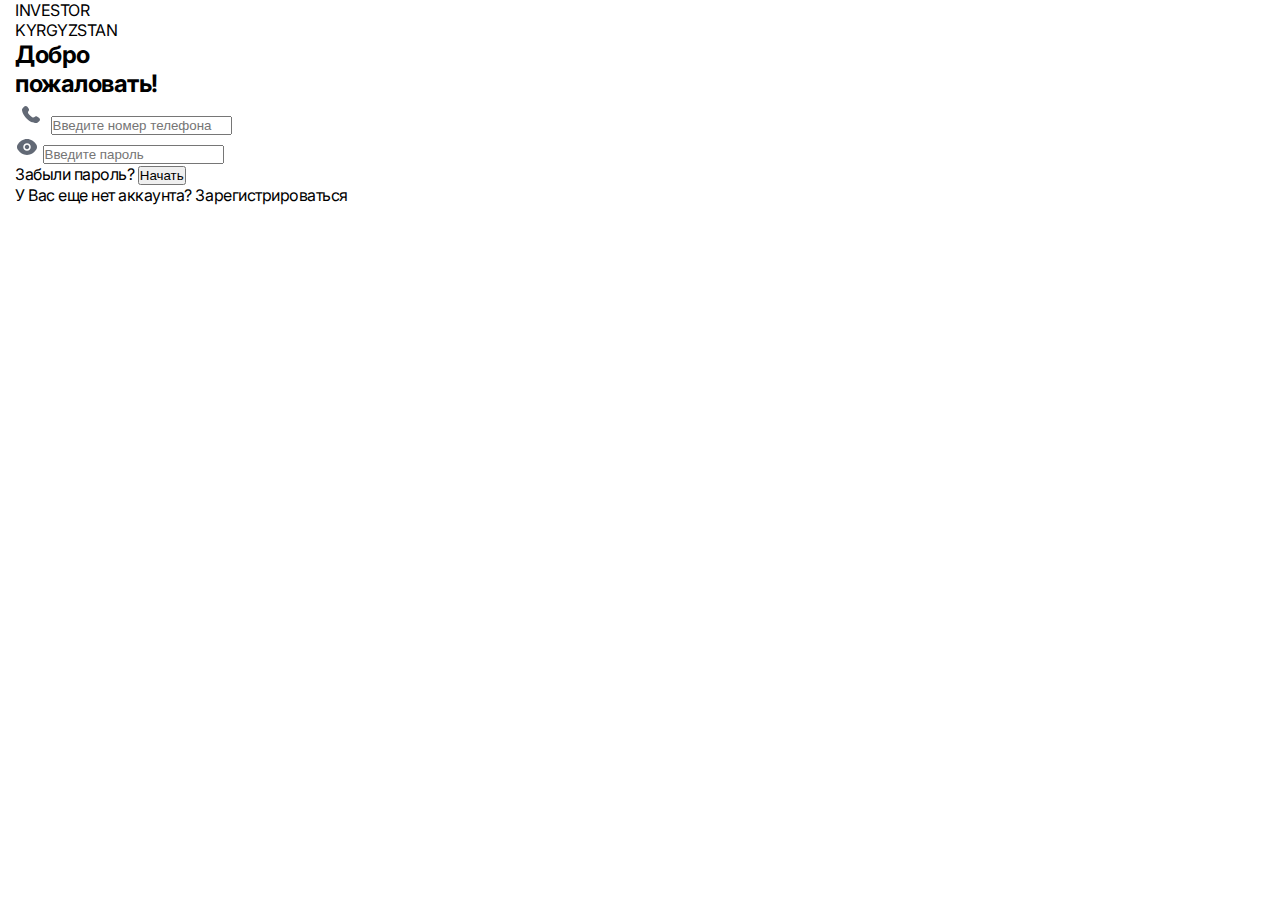
<file: login.html>
<!DOCTYPE html>
<html lang="ru">
  <head>
    <meta charset="UTF-8" />
    <meta name="viewport" content="width=device-width, initial-scale=1.0" />
    <title>Вход</title>
    <link rel="stylesheet" href="assets/css/style.css" />
    <link rel="stylesheet" href="assets/css/login.css" />
  </head>
  <body>
    <main>
      <section class="login">
        <div class="container">
          <div class="login-page">
            <div class="login-form">
              <div class="logo-form">
                <a href="index.html">
                  <span>INVESTOR</span> <br />
                  KYRGYZSTAN</a
                >
              </div>

              <h2>
                Добро <br />
                пожаловать!
              </h2>

              <form action="#" method="post" class="form-block">
                <div class="input-wrapper">
                  <img class="icons-1" src="assets/img/login/i1.svg" alt="" />
                  <input
                    type="phone"
                    name="phone"
                    placeholder="Введите номер телефона"
                  />
                </div>

                <div class="input-wrapper">
                  <img class="icons-2" src="assets/img/login/i2.svg" alt="" />
                  <input
                    type="password"
                    name="password"
                    placeholder="Введите пароль"
                  />
                </div>

                <a href="#">Забыли пароль?</a>

                <button type="submit">Начать</button>

                <div class="no-account">
                  <p>
                    У Вас еще нет аккаунта?
                    <a href="register.html">Зарегистрироваться</a>
                  </p>
                </div>
              </form>
            </div>
          </div>
        </div>
      </section>
    </main>

    <script src="assets/js/main.js"></script>
  </body>
</html>
</file>
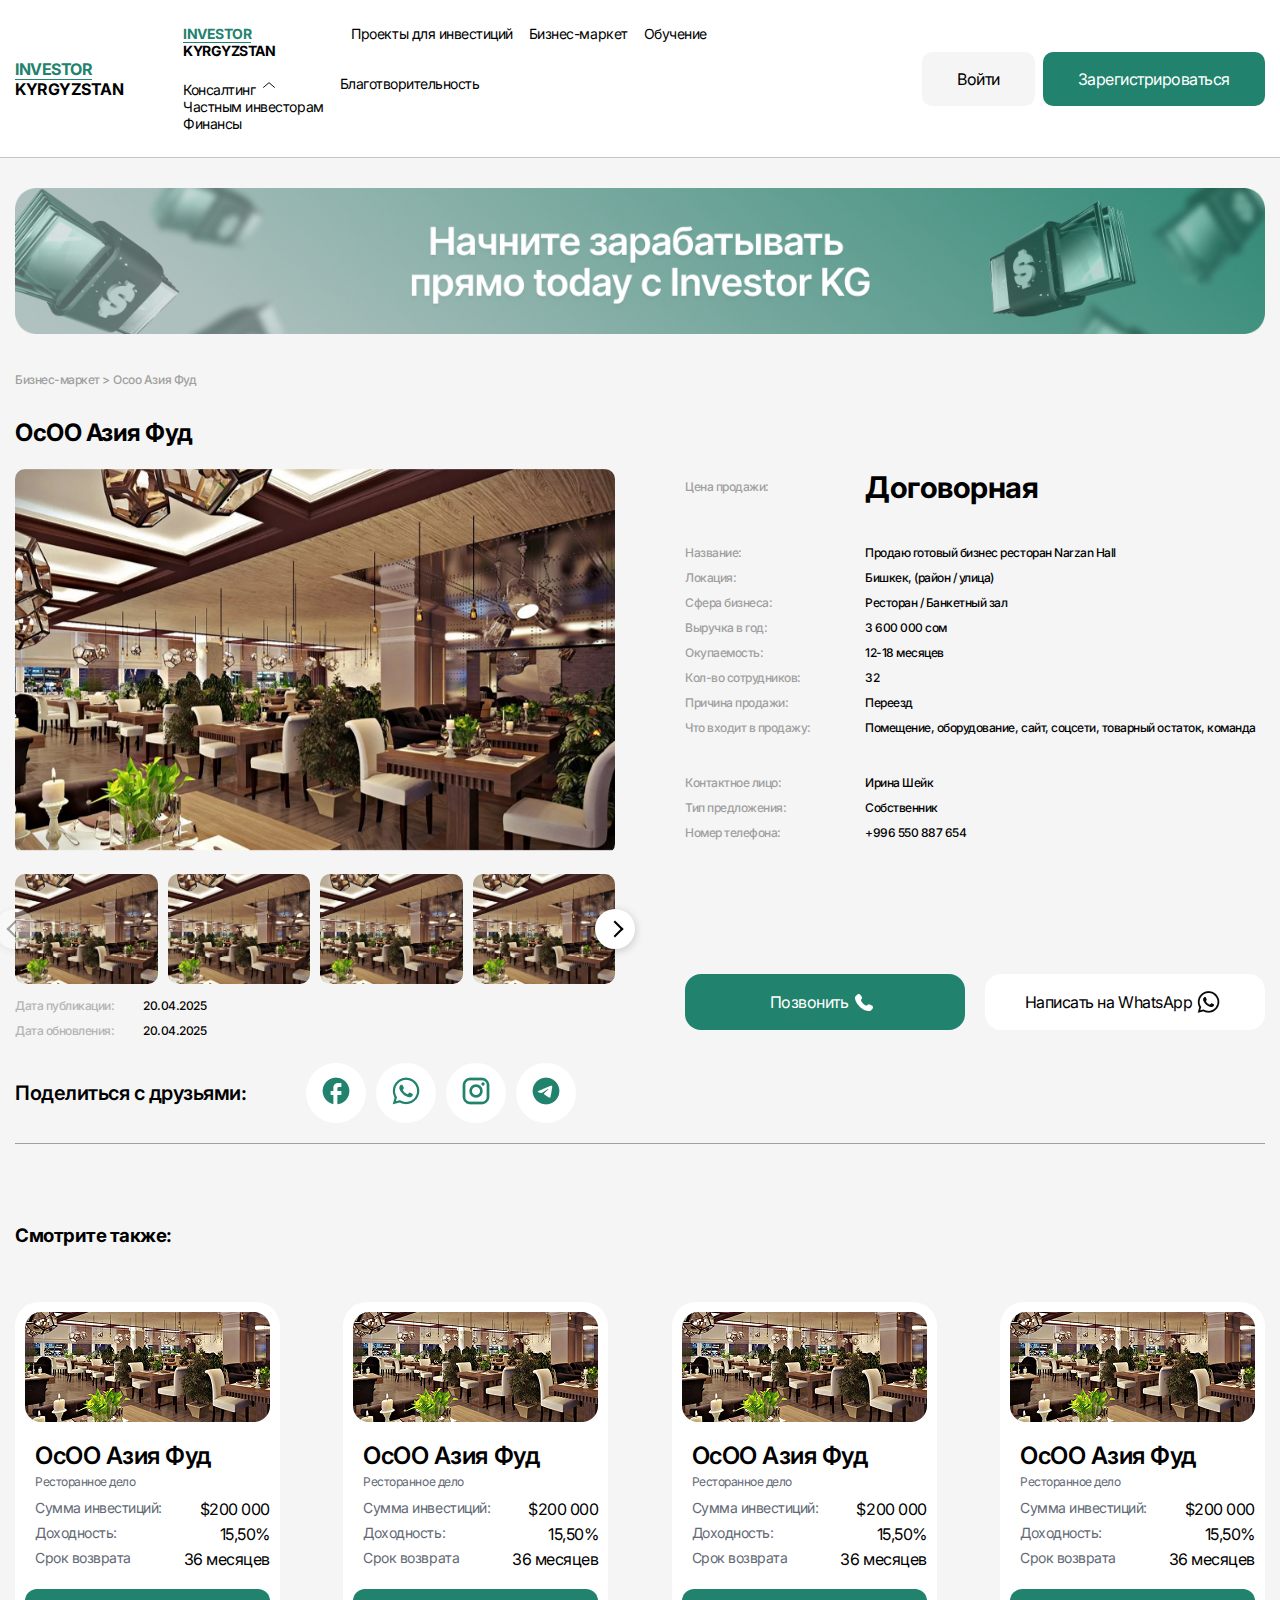
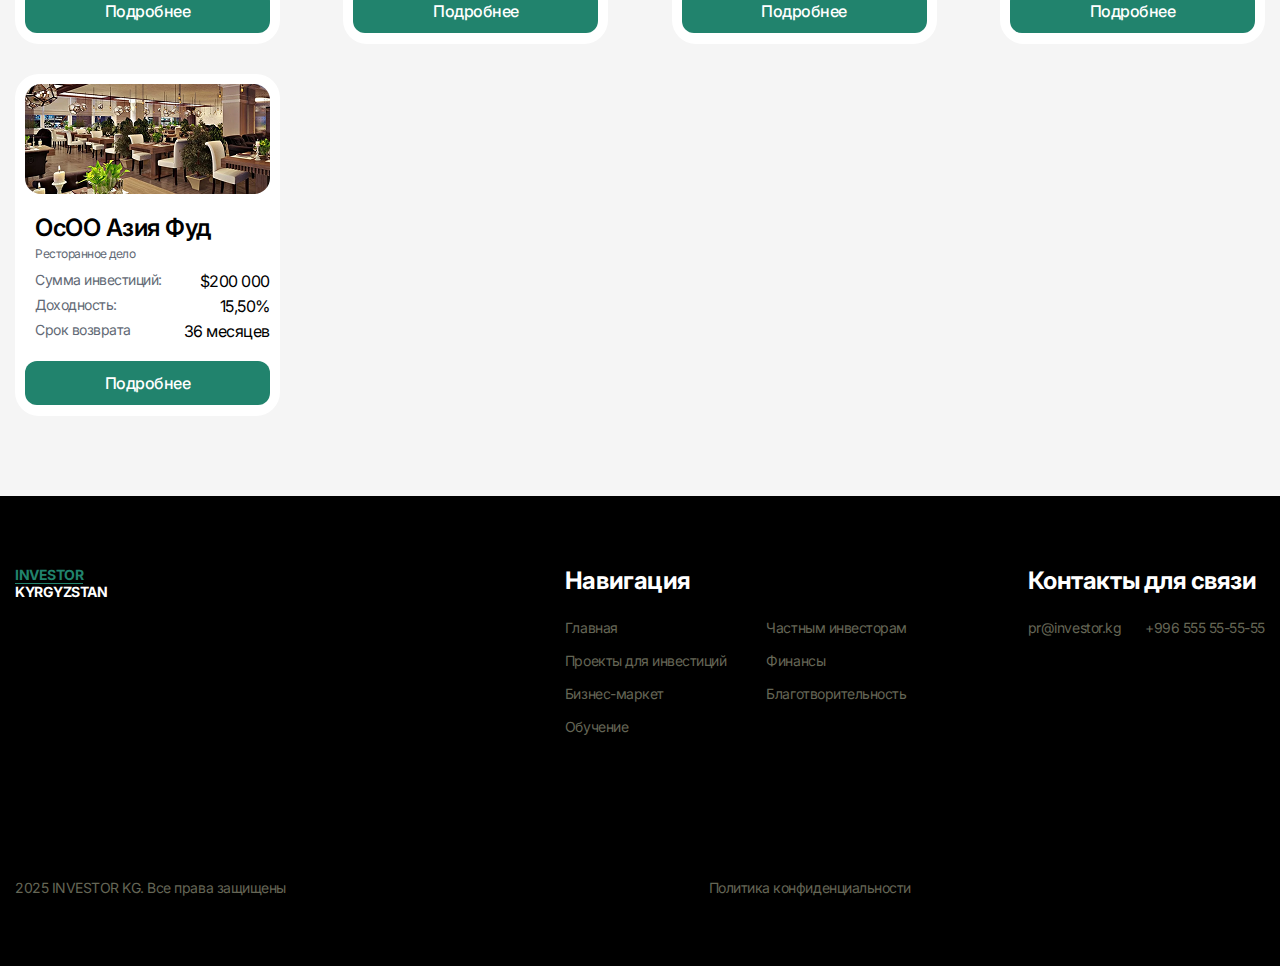
<file: market-show.html>
<!DOCTYPE html>
<html lang="ru">
  <head>
    <meta charset="UTF-8" />
    <meta name="viewport" content="width=device-width, initial-scale=1.0" />
    <title>Document</title>

    <link rel="stylesheet" href="assets/css/style.css" />
    <link rel="stylesheet" href="assets/css/investment.css" />
    <link
      rel="stylesheet"
      href="https://cdn.jsdelivr.net/npm/swiper@9/swiper-bundle.min.css"
    />
    <link rel="stylesheet" href="assets/css/project-show.css" />
  </head>
  <body>
    <!-- ===== Header Start ===== -->
    <header class="header">
      <div class="container">
        <div class="wrapper">
          <div>
            <a href="index.html" class="logo">
              <span>INVESTOR</span> <br />
              KYRGYZSTAN</a
            >
          </div>
          <nav class="nav">
            <ul class="nav-list">
              <li class="nav-item">
                <a href="index.html" class="logo logo-menu">
                  <span>INVESTOR</span> <br />
                  KYRGYZSTAN</a
                >
              </li>

              <li class="nav-item">
                <a href="projects-investment.html" class="nav-link"
                  >Проекты для инвестиций</a
                >
              </li>
              <li class="nav-item">
                <a href="market.html" class="nav-link">Бизнес-маркет</a>
              </li>
              <li class="nav-item">
                <a href="school.html" class="nav-link">Обучение</a>
              </li>
              <li class="nav-item dropdown">
                <a href="#" class="nav-link dropdown-toggle">
                  Консалтинг
                  <img src="assets/img/login/r1.svg" alt="" />
                  <!-- ▼ стрелка -->
                </a>
                <ul class="dropdown-menu">
                  <li>
                    <a href="consulting.html" class="dropdown-item nav-link"
                      >Частным инвесторам</a
                    >
                  </li>
                  <li>
                    <a href="portfolio.html" class="dropdown-item nav-link"
                      >Финансы</a
                    >
                  </li>
                </ul>
              </li>

              <li class="nav-item">
                <a href="charity.html" class="nav-link">Благотворительность</a>
              </li>
            </ul>

            <div class="header-bnt-menu">
              <a href="login.html" class="btn">Войти</a>
              <a href="register.html" class="btn btn-active"
                >Зарегистрироваться</a
              >
            </div>
          </nav>

          <div class="burger">
            <span></span>
          </div>

          <div class="header-bnt">
            <a href="login.html" class="btn">Войти</a>
            <a href="register.html" class="btn btn-active"
              >Зарегистрироваться</a
            >
          </div>
        </div>
      </div>
    </header>
    <!-- ===== Header End ===== -->

    <main class="projects-investments-bg">
      <section class="project-show">
        <div class="container">
          <!-- Реклама -->
          <div class="advertising">
            <img src="assets/img/project-investment/advertising.png" alt="" />
          </div>
          <!-- Реклама -->
          <div class="project-show-block">
            <p class="crumbs">
              <a href="projects-investment.html">Бизнес-маркет ></a>
              <a href="project-show.html">Осоо Азия Фуд</a>
            </p>
            <h2 class="project-show-title">ОсОО Азия Фуд</h2>

            <div class="project-show-info">
              <div class="project-show-slode-img">
                <!-- Большой слайдер -->
                <div class="swiper main-slider">
                  <div class="swiper-wrapper">
                    <div class="swiper-slide">
                      <img
                        src="assets/img/project-investment/image-slider.png"
                        alt=""
                      />
                    </div>
                    <div class="swiper-slide">
                      <img src="assets/img/project-investment/image-slider.png"
                      alt=""" alt="" />
                    </div>
                    <div class="swiper-slide">
                      <img src="assets/img/project-investment/image-slider.png"
                      alt=""" alt="" />
                    </div>
                    <div class="swiper-slide">
                      <img src="assets/img/project-investment/image-slider.png"
                      alt=""" alt="" />
                    </div>
                    <div class="swiper-slide">
                      <img src="assets/img/project-investment/image-slider.png"
                      alt=""" alt="" />
                    </div>
                    <div class="swiper-slide">
                      <img src="assets/img/project-investment/image-slider.png"
                      alt=""" alt="" />
                    </div>
                  </div>
                </div>

                <!-- Маленький слайдер миниатюр -->
                <div class="thumbs-wrapper">
                  <div class="swiper thumbs-slider">
                    <div class="swiper-wrapper">
                      <div class="swiper-slide">
                        <img
                        src="assets/img/project-investment/image-slider.png"
                        alt=""" alt="" />
                      </div>
                      <div class="swiper-slide">
                        <img
                        src="assets/img/project-investment/image-slider.png"
                        alt=""" alt="" />
                      </div>
                      <div class="swiper-slide">
                        <img
                        src="assets/img/project-investment/image-slider.png"
                        alt=""" alt="" />
                      </div>
                      <div class="swiper-slide">
                        <img
                        src="assets/img/project-investment/image-slider.png"
                        alt=""" alt="" />
                      </div>
                      <div class="swiper-slide">
                        <img src="assets/img/project-investment/img-card.png"
                        alt=""" alt="" />
                      </div>
                      <div class="swiper-slide">
                        <img
                        src="assets/img/project-investment/image-slider.png"
                        alt=""" alt="" />
                      </div>
                    </div>
                  </div>
                  <div class="swiper-button-prev thumbs-prev"></div>
                  <div class="swiper-button-next thumbs-next"></div>
                </div>
                <div class="info-date-blocks">
                  <div class="info-date-block">
                    <p>Дата публикации:</p>
                    <p>20.04.2025</p>
                  </div>
                  <div class="info-date-block">
                    <p>Дата обновления:</p>
                    <p>20.04.2025</p>
                  </div>
                </div>
              </div>

              <div class="project-show-info-list">
                <div class="list-block px-30">
                  <p class="list-block-text1">Цена продажи:</p>
                  <p class="list-block-text2">Договорная</p>
                </div>
                <div class="list-block">
                  <p class="list-block-text1">Название:</p>
                  <p class="list-block-text2">
                    Продаю готовый бизнес ресторан Narzan Hall
                  </p>
                </div>
                <div class="list-block">
                  <p class="list-block-text1">Локация:</p>
                  <p class="list-block-text2">Бишкек, (район / улица)</p>
                </div>
                <div class="list-block">
                  <p class="list-block-text1">Сфера бизнеса:</p>
                  <p class="list-block-text2">Ресторан / Банкетный зал</p>
                </div>
                <div class="list-block">
                  <p class="list-block-text1">Выручка в год:</p>
                  <p class="list-block-text2">3 600 000 сом</p>
                </div>
                <div class="list-block">
                  <p class="list-block-text1">Окупаемость:</p>
                  <p class="list-block-text2">12-18 месяцев</p>
                </div>
                <div class="list-block">
                  <p class="list-block-text1">Кол-во сотрудников:</p>
                  <p class="list-block-text2">32</p>
                </div>
                <div class="list-block">
                  <p class="list-block-text1">Причина продажи:</p>
                  <p class="list-block-text2">Переезд</p>
                </div>
                <div class="list-block">
                  <p class="list-block-text1">Что входит в продажу:</p>
                  <p class="list-block-text2">
                    Помещение, оборудование, сайт, cоцсети, товарный остаток,
                    команда
                  </p>
                </div>

                <div class="project-show-info-contact">
                  <div class="list-block">
                    <p class="list-block-text1">Контактное лицо:</p>
                    <p class="list-block-text2">Ирина Шейк</p>
                  </div>
                  <div class="list-block">
                    <p class="list-block-text1">Тип предложения:</p>
                    <p class="list-block-text2">Собственник</p>
                  </div>
                  <div class="list-block">
                    <p class="list-block-text1">Номер телефона:</p>
                    <p class="list-block-text2">+996 550 887 654</p>
                  </div>
                </div>

                <div class="project-show-info-btns">
                  <div class="project-show-info-btn-block">
                    <a
                      href="tel:+996550887654"
                      class="project-show-info-btn btn-p"
                      >Позвонить
                      <img src="assets/img/project-investment/phone.png" alt=""
                    /></a>
                  </div>

                  <div class="project-show-info-btn-block">
                    <a href="#" class="project-show-info-btn btn-w"
                      >Написать на WhatsApp
                      <img
                        src="assets/img/project-investment/whatsapp .png"
                        alt=""
                    /></a>
                  </div>
                </div>
              </div>
            </div>

            <div class="info-date-social">
              <div class="info-social">
                <div class="info-social-block">
                  <h4>Поделиться с друзьями:</h4>
                  <div class="social-blocks">
                    <div class="social-block">
                      <a href="#" class="link-social"
                        ><img src="assets/img/project-investment/c1.png" alt=""
                      /></a>
                    </div>
                    <div class="social-block">
                      <a href="#" class="link-social"
                        ><img src="assets/img/project-investment/c2.png" alt=""
                      /></a>
                    </div>
                    <div class="social-block">
                      <a href="#" class="link-social"
                        ><img src="assets/img/project-investment/c3.png" alt=""
                      /></a>
                    </div>
                    <div class="social-block">
                      <a href="#" class="link-social"
                        ><img src="assets/img/project-investment/c4.png" alt=""
                      /></a>
                    </div>
                  </div>
                </div>
              </div>
            </div>
          </div>
        </div>
      </section>

      <!-- ===== Projects for investmentStart =====-->
      <section class="projects-investments projects-id">
        <div class="container">
          <div class="projects-investments-block">
            <h3 class="projects-id-title">Смотрите также:</h3>
            <div class="projects-investments-cards">
              <div class="projects-investments-card">
                <div class="investments-card-img">
                  <img
                    src="assets/img/project-investment/img-card.png"
                    alt=""
                  />
                </div>

                <div class="investments-card-body">
                  <h3 class="investments-card-title">ОсОО Азия Фуд</h3>
                  <p class="investments-card-profi">Ресторанное дело</p>

                  <div class="investments-card-info">
                    <div class="investments-card-info-body">
                      <p class="investments-card-info-text">
                        Cумма инвестиций:
                      </p>
                      <p class="investments-card-info-nubder">$200 000</p>
                    </div>
                    <div class="investments-card-info-body">
                      <p class="investments-card-info-text">Доходность:</p>
                      <p class="investments-card-info-nubder">15,50%</p>
                    </div>
                    <div class="investments-card-info-body">
                      <p class="investments-card-info-text">Cрок возврата</p>
                      <p class="investments-card-info-nubder">36 месяцев</p>
                    </div>
                  </div>
                </div>

                <a href="project-show.html" class="investments-card-btn"
                  >Подробнее</a
                >
              </div>

              <div class="projects-investments-card">
                <div class="investments-card-img">
                  <img
                    src="assets/img/project-investment/img-card.png"
                    alt=""
                  />
                </div>

                <div class="investments-card-body">
                  <h3 class="investments-card-title">ОсОО Азия Фуд</h3>
                  <p class="investments-card-profi">Ресторанное дело</p>

                  <div class="investments-card-info">
                    <div class="investments-card-info-body">
                      <p class="investments-card-info-text">
                        Cумма инвестиций:
                      </p>
                      <p class="investments-card-info-nubder">$200 000</p>
                    </div>
                    <div class="investments-card-info-body">
                      <p class="investments-card-info-text">Доходность:</p>
                      <p class="investments-card-info-nubder">15,50%</p>
                    </div>
                    <div class="investments-card-info-body">
                      <p class="investments-card-info-text">Cрок возврата</p>
                      <p class="investments-card-info-nubder">36 месяцев</p>
                    </div>
                  </div>
                </div>

                <a href="project-show.html" class="investments-card-btn"
                  >Подробнее</a
                >
              </div>

              <div class="projects-investments-card">
                <div class="investments-card-img">
                  <img
                    src="assets/img/project-investment/img-card.png"
                    alt=""
                  />
                </div>

                <div class="investments-card-body">
                  <h3 class="investments-card-title">ОсОО Азия Фуд</h3>
                  <p class="investments-card-profi">Ресторанное дело</p>

                  <div class="investments-card-info">
                    <div class="investments-card-info-body">
                      <p class="investments-card-info-text">
                        Cумма инвестиций:
                      </p>
                      <p class="investments-card-info-nubder">$200 000</p>
                    </div>
                    <div class="investments-card-info-body">
                      <p class="investments-card-info-text">Доходность:</p>
                      <p class="investments-card-info-nubder">15,50%</p>
                    </div>
                    <div class="investments-card-info-body">
                      <p class="investments-card-info-text">Cрок возврата</p>
                      <p class="investments-card-info-nubder">36 месяцев</p>
                    </div>
                  </div>
                </div>

                <a href="project-show.html" class="investments-card-btn"
                  >Подробнее</a
                >
              </div>

              <div class="projects-investments-card">
                <div class="investments-card-img">
                  <img
                    src="assets/img/project-investment/img-card.png"
                    alt=""
                  />
                </div>

                <div class="investments-card-body">
                  <h3 class="investments-card-title">ОсОО Азия Фуд</h3>
                  <p class="investments-card-profi">Ресторанное дело</p>

                  <div class="investments-card-info">
                    <div class="investments-card-info-body">
                      <p class="investments-card-info-text">
                        Cумма инвестиций:
                      </p>
                      <p class="investments-card-info-nubder">$200 000</p>
                    </div>
                    <div class="investments-card-info-body">
                      <p class="investments-card-info-text">Доходность:</p>
                      <p class="investments-card-info-nubder">15,50%</p>
                    </div>
                    <div class="investments-card-info-body">
                      <p class="investments-card-info-text">Cрок возврата</p>
                      <p class="investments-card-info-nubder">36 месяцев</p>
                    </div>
                  </div>
                </div>

                <a href="#" class="investments-card-btn">Подробнее</a>
              </div>

              <div class="projects-investments-card">
                <div class="investments-card-img">
                  <img
                    src="assets/img/project-investment/img-card.png"
                    alt=""
                  />
                </div>

                <div class="investments-card-body">
                  <h3 class="investments-card-title">ОсОО Азия Фуд</h3>
                  <p class="investments-card-profi">Ресторанное дело</p>

                  <div class="investments-card-info">
                    <div class="investments-card-info-body">
                      <p class="investments-card-info-text">
                        Cумма инвестиций:
                      </p>
                      <p class="investments-card-info-nubder">$200 000</p>
                    </div>
                    <div class="investments-card-info-body">
                      <p class="investments-card-info-text">Доходность:</p>
                      <p class="investments-card-info-nubder">15,50%</p>
                    </div>
                    <div class="investments-card-info-body">
                      <p class="investments-card-info-text">Cрок возврата</p>
                      <p class="investments-card-info-nubder">36 месяцев</p>
                    </div>
                  </div>
                </div>

                <a href="project-show.html" class="investments-card-btn"
                  >Подробнее</a
                >
              </div>
            </div>
          </div>
        </div>
      </section>
      <!-- ===== Projects for investment End =====-->
    </main>

    <!-- ===== Footer Start ===== -->
    <footer class="footer">
      <div class="container">
        <div class="footer-block">
          <div class="logo">
            <a href="#"
              ><span class="title-nephritis"> INVESTOR</span> <br />
              KYRGYZSTAN</a
            >
          </div>

          <div class="nav-contact">
            <div>
              <h4>Навигация</h4>
              <nav class="f-nav">
                <ul class="f-nav-list">
                  <li class="f-nav-item">
                    <a href="#" class="f-nav-link">Главная</a>
                  </li>
                  <li class="f-nav-item">
                    <a href="#" class="f-nav-link">Проекты для инвестиций</a>
                  </li>
                  <li class="f-nav-item">
                    <a href="#" class="f-nav-link">Бизнес-маркет</a>
                  </li>
                  <li class="f-nav-item">
                    <a href="#" class="f-nav-link">Обучение</a>
                  </li>
                  <li class="f-nav-item">
                    <a href="#" class="f-nav-link">Частным инвесторам</a>
                  </li>
                  <li class="f-nav-item">
                    <a href="#" class="f-nav-link">Финансы</a>
                  </li>
                  <li class="f-nav-item">
                    <a href="#" class="f-nav-link">Благотворительность</a>
                  </li>
                </ul>
              </nav>
            </div>

            <div class="contact">
              <h4>Контакты для связи</h4>
              <div class="contact-block">
                <div>
                  <a href="mailto:pr@investor.kg">pr@investor.kg</a>
                </div>
                <div>
                  <a href="tel:+996555555555">+996 555 55-55-55</a>
                </div>
              </div>
            </div>
          </div>
        </div>

        <div class="copyright">
          <div class="copyright-block1">
            2025 INVESTOR KG. Все права защищены
          </div>
          <div>Политика конфиденциальности</div>
        </div>
      </div>
    </footer>
    <!-- ===== Footer End ===== -->

    <script src="https://unpkg.com/swiper/swiper-bundle.min.js"></script>

    <script src="assets/js/slider-project.js"></script>
    <script src="assets/js/main.js"></script>
  </body>
</html>
</file>
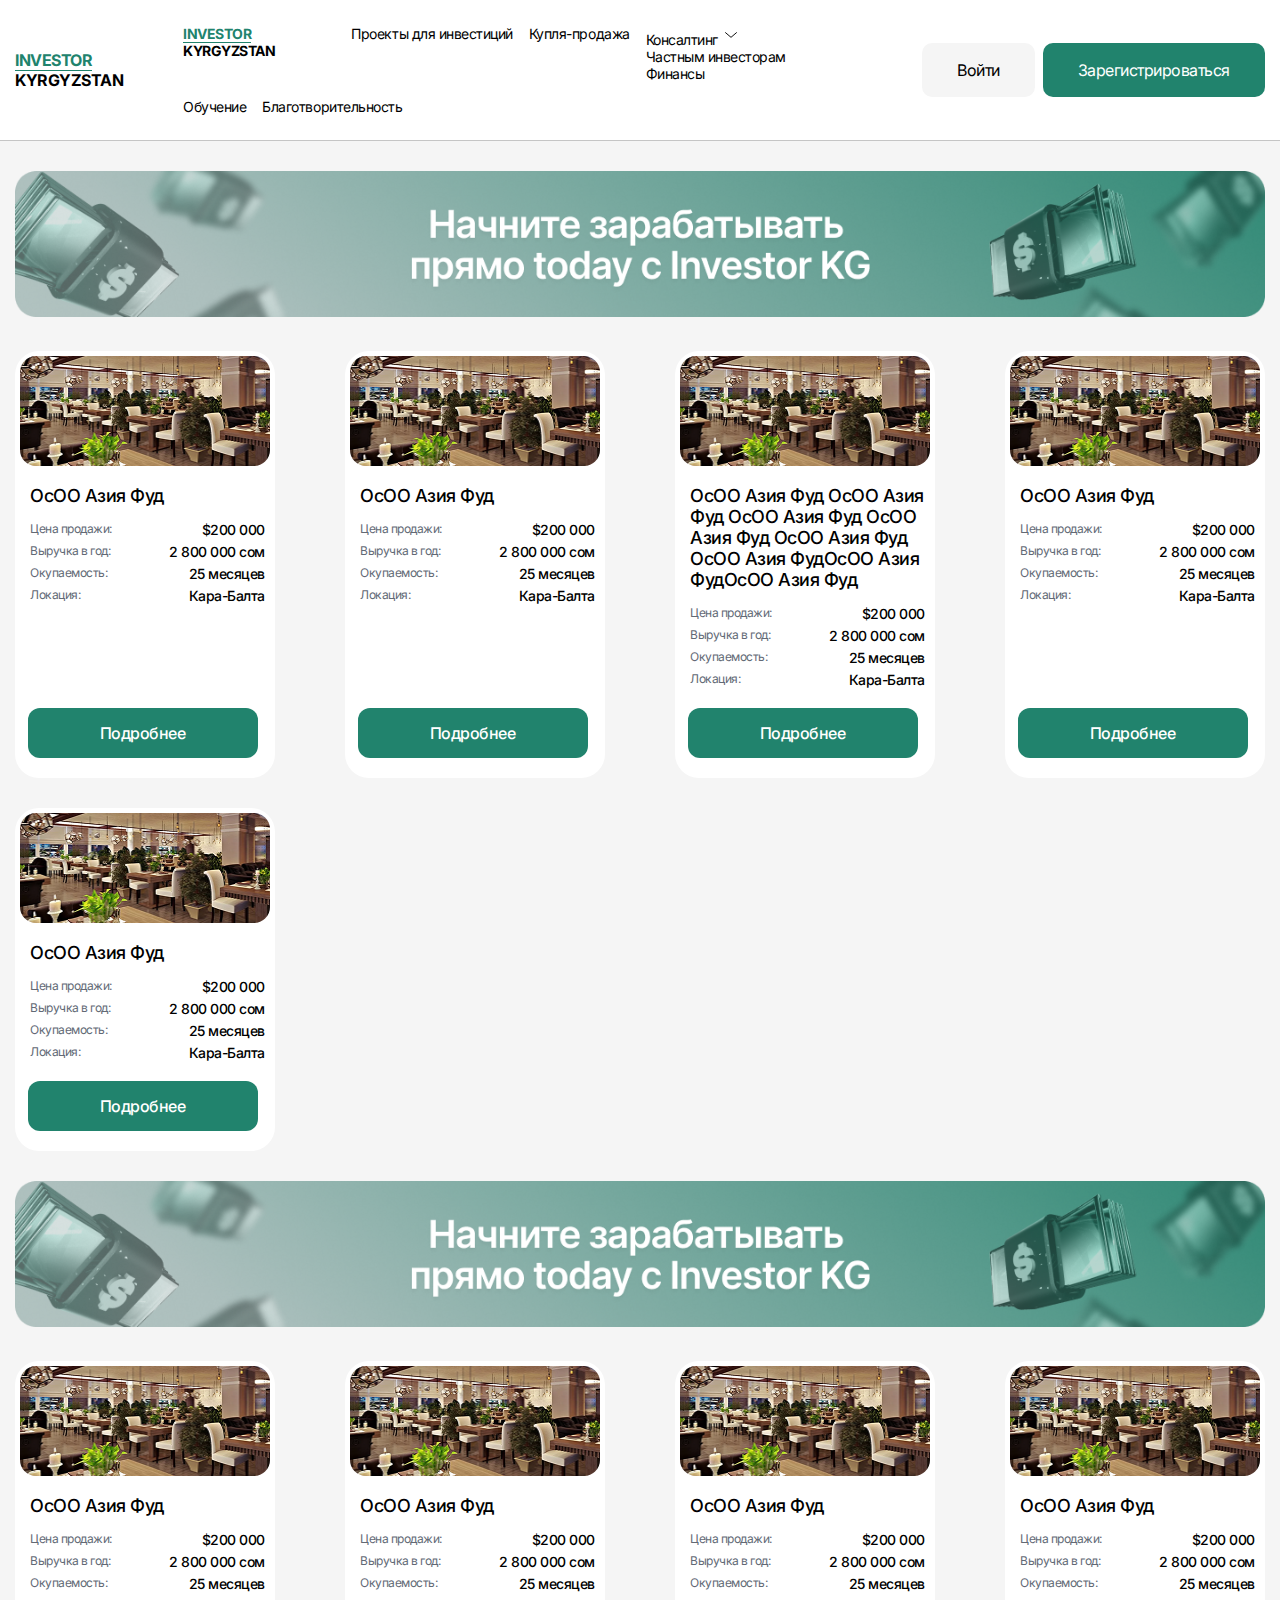
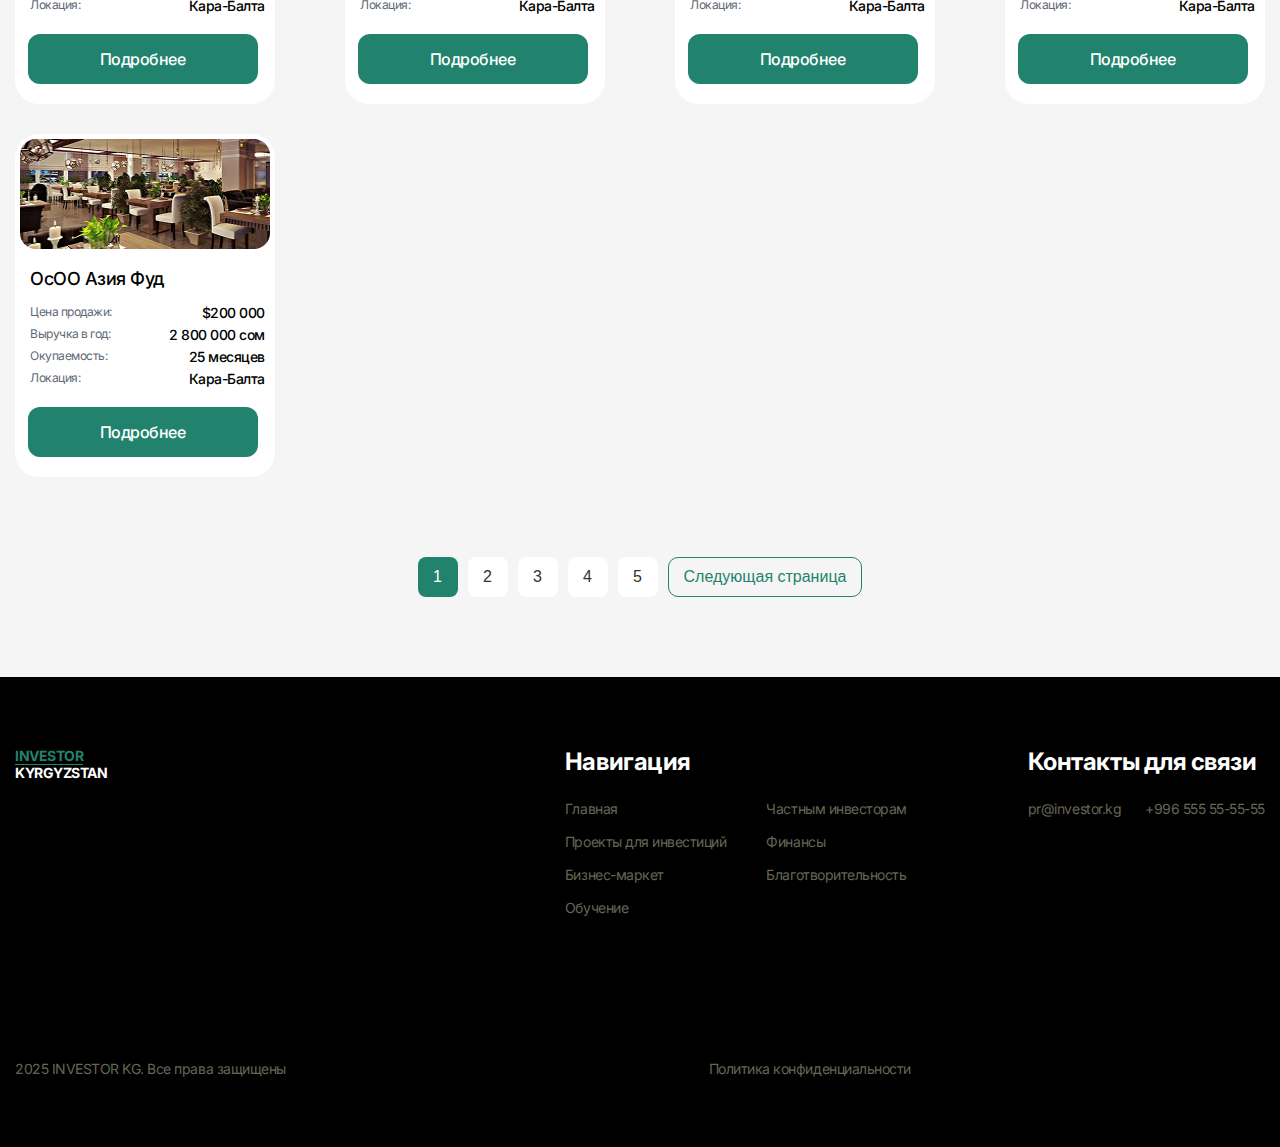
<file: market.html>
<!DOCTYPE html>
<html lang="ru">
  <head>
    <meta charset="UTF-8" />
    <meta name="viewport" content="width=device-width, initial-scale=1.0" />
    <title>Бизнес-маркет</title>

    <link rel="stylesheet" href="assets/css/style.css" />
    <link rel="stylesheet" href="assets/css/investment.css" />
  </head>
  <body>
    <!-- ===== Header Start ===== -->
    <header class="header">
      <div class="container">
        <div class="wrapper">
          <div>
            <a href="index.html" class="logo">
              <span>INVESTOR</span> <br />
              KYRGYZSTAN</a
            >
          </div>
          <nav class="nav">
            <ul class="nav-list">
              <li class="nav-item">
                <a href="index.html" class="logo logo-menu">
                  <span>INVESTOR</span> <br />
                  KYRGYZSTAN</a
                >
              </li>

              <li class="nav-item">
                <a href="projects-investment.html" class="nav-link"
                  >Проекты для инвестиций</a
                >
              </li>
              <li class="nav-item">
                <a href="market.html" class="nav-link">Купля-продажа</a>
              </li>
              <li class="nav-item dropdown">
                <a href="#" class="nav-link dropdown-toggle">
                  Консалтинг
                  <img src="assets/img/login/r2.svg" alt="" />
                  <!-- ▼ стрелка -->
                </a>
                <ul class="dropdown-menu">
                  <li>
                    <a href="consulting.html" class="dropdown-item nav-link"
                      >Частным инвесторам</a
                    >
                  </li>
                  <li>
                    <a href="portfolio.html" class="dropdown-item nav-link"
                      >Финансы</a
                    >
                  </li>
                </ul>
              </li>
              <li class="nav-item">
                <a href="school.html" class="nav-link">Обучение</a>
              </li>

              <li class="nav-item">
                <a href="charity.html" class="nav-link">Благотворительность</a>
              </li>
            </ul>

            <div class="header-bnt-menu">
              <a href="login.html" class="btn">Войти</a>
              <a href="register.html" class="btn btn-active"
                >Зарегистрироваться</a
              >
            </div>
          </nav>

          <div class="burger">
            <span></span>
          </div>

          <div class="header-bnt">
            <a href="login.html" class="btn">Войти</a>
            <a href="register.html" class="btn btn-active"
              >Зарегистрироваться</a
            >
          </div>
        </div>
      </div>
    </header>

    <!-- ===== Header End ===== -->

    <main class="projects-market-bg">
      <!-- ===== Projects for investmentStart =====-->
      <section class="projects-market">
        <div class="container">
          <div class="projects-market-block">
            <!-- Реклама -->
            <div class="advertising">
              <img src="assets/img/project-investment/advertising.png" alt="" />
            </div>
            <!-- Реклама -->

            <div class="projects-market-cards">
              <div class="projects-market-card">
                <div class="market-card-img">
                  <img
                    src="assets/img/project-investment/img-card.png"
                    alt=""
                  />
                </div>

                <div class="market-card-body">
                  <h3 class="market-card-title">ОсОО Азия Фуд</h3>

                  <div class="market-card-info">
                    <div class="market-card-info-body">
                      <p class="market-card-info-text">Цена продажи:</p>
                      <p class="market-card-info-nubder">$200 000</p>
                    </div>
                    <div class="market-card-info-body">
                      <p class="market-card-info-text">Выручка в год:</p>
                      <p class="market-card-info-nubder">2 800 000 сом</p>
                    </div>
                    <div class="market-card-info-body">
                      <p class="market-card-info-text">Окупаемость:</p>
                      <p class="market-card-info-nubder">25 месяцев</p>
                    </div>
                    <div class="market-card-info-body">
                      <p class="market-card-info-text">Локация:</p>
                      <p class="market-card-info-nubder">Кара-Балта</p>
                    </div>
                  </div>
                </div>

                <a href="market-show.html" class="market-card-btn">Подробнее</a>
              </div>

              <div class="projects-market-card">
                <div class="market-card-img">
                  <img
                    src="assets/img/project-investment/img-card.png"
                    alt=""
                  />
                </div>

                <div class="market-card-body">
                  <h3 class="market-card-title">ОсОО Азия Фуд</h3>

                  <div class="market-card-info">
                    <div class="market-card-info-body">
                      <p class="market-card-info-text">Цена продажи:</p>
                      <p class="market-card-info-nubder">$200 000</p>
                    </div>
                    <div class="market-card-info-body">
                      <p class="market-card-info-text">Выручка в год:</p>
                      <p class="market-card-info-nubder">2 800 000 сом</p>
                    </div>
                    <div class="market-card-info-body">
                      <p class="market-card-info-text">Окупаемость:</p>
                      <p class="market-card-info-nubder">25 месяцев</p>
                    </div>
                    <div class="market-card-info-body">
                      <p class="market-card-info-text">Локация:</p>
                      <p class="market-card-info-nubder">Кара-Балта</p>
                    </div>
                  </div>
                </div>

                <a href="market-show.html" class="market-card-btn">Подробнее</a>
              </div>

              <div class="projects-market-card">
                <div class="market-card-img">
                  <img
                    src="assets/img/project-investment/img-card.png"
                    alt=""
                  />
                </div>

                <div class="market-card-body">
                  <h3 class="market-card-title">
                    ОсОО Азия Фуд ОсОО Азия Фуд ОсОО Азия Фуд ОсОО Азия Фуд ОсОО
                    Азия Фуд ОсОО Азия ФудОсОО Азия ФудОсОО Азия Фуд
                  </h3>

                  <div class="market-card-info">
                    <div class="market-card-info-body">
                      <p class="market-card-info-text">Цена продажи:</p>
                      <p class="market-card-info-nubder">$200 000</p>
                    </div>
                    <div class="market-card-info-body">
                      <p class="market-card-info-text">Выручка в год:</p>
                      <p class="market-card-info-nubder">2 800 000 сом</p>
                    </div>
                    <div class="market-card-info-body">
                      <p class="market-card-info-text">Окупаемость:</p>
                      <p class="market-card-info-nubder">25 месяцев</p>
                    </div>
                    <div class="market-card-info-body">
                      <p class="market-card-info-text">Локация:</p>
                      <p class="market-card-info-nubder">Кара-Балта</p>
                    </div>
                  </div>
                </div>

                <a href="project-show.html" class="market-card-btn"
                  >Подробнее</a
                >
              </div>

              <div class="projects-market-card">
                <div class="market-card-img">
                  <img
                    src="assets/img/project-investment/img-card.png"
                    alt=""
                  />
                </div>

                <div class="market-card-body">
                  <h3 class="market-card-title">ОсОО Азия Фуд</h3>

                  <div class="market-card-info">
                    <div class="market-card-info-body">
                      <p class="market-card-info-text">Цена продажи:</p>
                      <p class="market-card-info-nubder">$200 000</p>
                    </div>
                    <div class="market-card-info-body">
                      <p class="market-card-info-text">Выручка в год:</p>
                      <p class="market-card-info-nubder">2 800 000 сом</p>
                    </div>
                    <div class="market-card-info-body">
                      <p class="market-card-info-text">Окупаемость:</p>
                      <p class="market-card-info-nubder">25 месяцев</p>
                    </div>
                    <div class="market-card-info-body">
                      <p class="market-card-info-text">Локация:</p>
                      <p class="market-card-info-nubder">Кара-Балта</p>
                    </div>
                  </div>
                </div>

                <a href="market-show.html" class="market-card-btn">Подробнее</a>
              </div>
              <div class="projects-market-card">
                <div class="market-card-img">
                  <img
                    src="assets/img/project-investment/img-card.png"
                    alt=""
                  />
                </div>

                <div class="market-card-body">
                  <h3 class="market-card-title">ОсОО Азия Фуд</h3>

                  <div class="market-card-info">
                    <div class="market-card-info-body">
                      <p class="market-card-info-text">Цена продажи:</p>
                      <p class="market-card-info-nubder">$200 000</p>
                    </div>
                    <div class="market-card-info-body">
                      <p class="market-card-info-text">Выручка в год:</p>
                      <p class="market-card-info-nubder">2 800 000 сом</p>
                    </div>
                    <div class="market-card-info-body">
                      <p class="market-card-info-text">Окупаемость:</p>
                      <p class="market-card-info-nubder">25 месяцев</p>
                    </div>
                    <div class="market-card-info-body">
                      <p class="market-card-info-text">Локация:</p>
                      <p class="market-card-info-nubder">Кара-Балта</p>
                    </div>
                  </div>
                </div>

                <a href="market-show.html" class="market-card-btn">Подробнее</a>
              </div>
            </div>

            <!-- Реклама -->
            <div class="advertising">
              <img src="assets/img/project-investment/advertising.png" alt="" />
            </div>
            <!-- Реклама -->

            <div class="projects-market-cards">
              <div class="projects-market-card">
                <div class="market-card-img">
                  <img
                    src="assets/img/project-investment/img-card.png"
                    alt=""
                  />
                </div>

                <div class="market-card-body">
                  <h3 class="market-card-title">ОсОО Азия Фуд</h3>

                  <div class="market-card-info">
                    <div class="market-card-info-body">
                      <p class="market-card-info-text">Цена продажи:</p>
                      <p class="market-card-info-nubder">$200 000</p>
                    </div>
                    <div class="market-card-info-body">
                      <p class="market-card-info-text">Выручка в год:</p>
                      <p class="market-card-info-nubder">2 800 000 сом</p>
                    </div>
                    <div class="market-card-info-body">
                      <p class="market-card-info-text">Окупаемость:</p>
                      <p class="market-card-info-nubder">25 месяцев</p>
                    </div>
                    <div class="market-card-info-body">
                      <p class="market-card-info-text">Локация:</p>
                      <p class="market-card-info-nubder">Кара-Балта</p>
                    </div>
                  </div>
                </div>

                <a href="market-show.html" class="market-card-btn">Подробнее</a>
              </div>

              <div class="projects-market-card">
                <div class="market-card-img">
                  <img
                    src="assets/img/project-investment/img-card.png"
                    alt=""
                  />
                </div>

                <div class="market-card-body">
                  <h3 class="market-card-title">ОсОО Азия Фуд</h3>

                  <div class="market-card-info">
                    <div class="market-card-info-body">
                      <p class="market-card-info-text">Цена продажи:</p>
                      <p class="market-card-info-nubder">$200 000</p>
                    </div>
                    <div class="market-card-info-body">
                      <p class="market-card-info-text">Выручка в год:</p>
                      <p class="market-card-info-nubder">2 800 000 сом</p>
                    </div>
                    <div class="market-card-info-body">
                      <p class="market-card-info-text">Окупаемость:</p>
                      <p class="market-card-info-nubder">25 месяцев</p>
                    </div>
                    <div class="market-card-info-body">
                      <p class="market-card-info-text">Локация:</p>
                      <p class="market-card-info-nubder">Кара-Балта</p>
                    </div>
                  </div>
                </div>

                <a href="market-show.html" class="market-card-btn">Подробнее</a>
              </div>

              <div class="projects-market-card">
                <div class="market-card-img">
                  <img
                    src="assets/img/project-investment/img-card.png"
                    alt=""
                  />
                </div>

                <div class="market-card-body">
                  <h3 class="market-card-title">ОсОО Азия Фуд</h3>

                  <div class="market-card-info">
                    <div class="market-card-info-body">
                      <p class="market-card-info-text">Цена продажи:</p>
                      <p class="market-card-info-nubder">$200 000</p>
                    </div>
                    <div class="market-card-info-body">
                      <p class="market-card-info-text">Выручка в год:</p>
                      <p class="market-card-info-nubder">2 800 000 сом</p>
                    </div>
                    <div class="market-card-info-body">
                      <p class="market-card-info-text">Окупаемость:</p>
                      <p class="market-card-info-nubder">25 месяцев</p>
                    </div>
                    <div class="market-card-info-body">
                      <p class="market-card-info-text">Локация:</p>
                      <p class="market-card-info-nubder">Кара-Балта</p>
                    </div>
                  </div>
                </div>

                <a href="project-show.html" class="market-card-btn"
                  >Подробнее</a
                >
              </div>

              <div class="projects-market-card">
                <div class="market-card-img">
                  <img
                    src="assets/img/project-investment/img-card.png"
                    alt=""
                  />
                </div>

                <div class="market-card-body">
                  <h3 class="market-card-title">ОсОО Азия Фуд</h3>

                  <div class="market-card-info">
                    <div class="market-card-info-body">
                      <p class="market-card-info-text">Цена продажи:</p>
                      <p class="market-card-info-nubder">$200 000</p>
                    </div>
                    <div class="market-card-info-body">
                      <p class="market-card-info-text">Выручка в год:</p>
                      <p class="market-card-info-nubder">2 800 000 сом</p>
                    </div>
                    <div class="market-card-info-body">
                      <p class="market-card-info-text">Окупаемость:</p>
                      <p class="market-card-info-nubder">25 месяцев</p>
                    </div>
                    <div class="market-card-info-body">
                      <p class="market-card-info-text">Локация:</p>
                      <p class="market-card-info-nubder">Кара-Балта</p>
                    </div>
                  </div>
                </div>

                <a href="project-show.html" class="market-card-btn"
                  >Подробнее</a
                >
              </div>
              <div class="projects-market-card">
                <div class="market-card-img">
                  <img
                    src="assets/img/project-investment/img-card.png"
                    alt=""
                  />
                </div>

                <div class="market-card-body">
                  <h3 class="market-card-title">ОсОО Азия Фуд</h3>

                  <div class="market-card-info">
                    <div class="market-card-info-body">
                      <p class="market-card-info-text">Цена продажи:</p>
                      <p class="market-card-info-nubder">$200 000</p>
                    </div>
                    <div class="market-card-info-body">
                      <p class="market-card-info-text">Выручка в год:</p>
                      <p class="market-card-info-nubder">2 800 000 сом</p>
                    </div>
                    <div class="market-card-info-body">
                      <p class="market-card-info-text">Окупаемость:</p>
                      <p class="market-card-info-nubder">25 месяцев</p>
                    </div>
                    <div class="market-card-info-body">
                      <p class="market-card-info-text">Локация:</p>
                      <p class="market-card-info-nubder">Кара-Балта</p>
                    </div>
                  </div>
                </div>

                <a href="project-show.html" class="market-card-btn"
                  >Подробнее</a
                >
              </div>
            </div>

            <div class="pagination">
              <!-- <a href="#" class="pagination-arrow">&laquo;</a> -->
              <button class="pagination-btn active">1</button>
              <button class="pagination-btn">2</button>
              <button class="pagination-btn">3</button>
              <button class="pagination-btn">4</button>
              <button class="pagination-btn">5</button>
              <button class="pagination-next">Следующая страница</button>
              <a href="#" class="pagination-arrow">&raquo;</a>
            </div>
          </div>
        </div>
      </section>
      <!-- ===== Projects for investment End =====-->
    </main>

    <!-- ===== Footer Start ===== -->
    <footer class="footer">
      <div class="container">
        <div class="footer-block">
          <div class="logo">
            <a href="#"
              ><span class="title-nephritis"> INVESTOR</span> <br />
              KYRGYZSTAN</a
            >
          </div>

          <div class="nav-contact">
            <div>
              <h4>Навигация</h4>
              <nav class="f-nav">
                <ul class="f-nav-list">
                  <li class="f-nav-item">
                    <a href="#" class="f-nav-link">Главная</a>
                  </li>
                  <li class="f-nav-item">
                    <a href="#" class="f-nav-link">Проекты для инвестиций</a>
                  </li>
                  <li class="f-nav-item">
                    <a href="#" class="f-nav-link">Бизнес-маркет</a>
                  </li>
                  <li class="f-nav-item">
                    <a href="#" class="f-nav-link">Обучение</a>
                  </li>
                  <li class="f-nav-item">
                    <a href="#" class="f-nav-link">Частным инвесторам</a>
                  </li>
                  <li class="f-nav-item">
                    <a href="#" class="f-nav-link">Финансы</a>
                  </li>
                  <li class="f-nav-item">
                    <a href="#" class="f-nav-link">Благотворительность</a>
                  </li>
                </ul>
              </nav>
            </div>

            <div class="contact">
              <h4>Контакты для связи</h4>
              <div class="contact-block">
                <div>
                  <a href="mailto:pr@investor.kg">pr@investor.kg</a>
                </div>
                <div>
                  <a href="tel:+996555555555">+996 555 55-55-55</a>
                </div>
              </div>
            </div>
          </div>
        </div>

        <div class="copyright">
          <div class="copyright-block1">
            2025 INVESTOR KG. Все права защищены
          </div>
          <div>Политика конфиденциальности</div>
        </div>
      </div>
    </footer>
    <!-- ===== Footer End ===== -->
    <script src="assets/js/main.js"></script>
  </body>
</html>
</file>
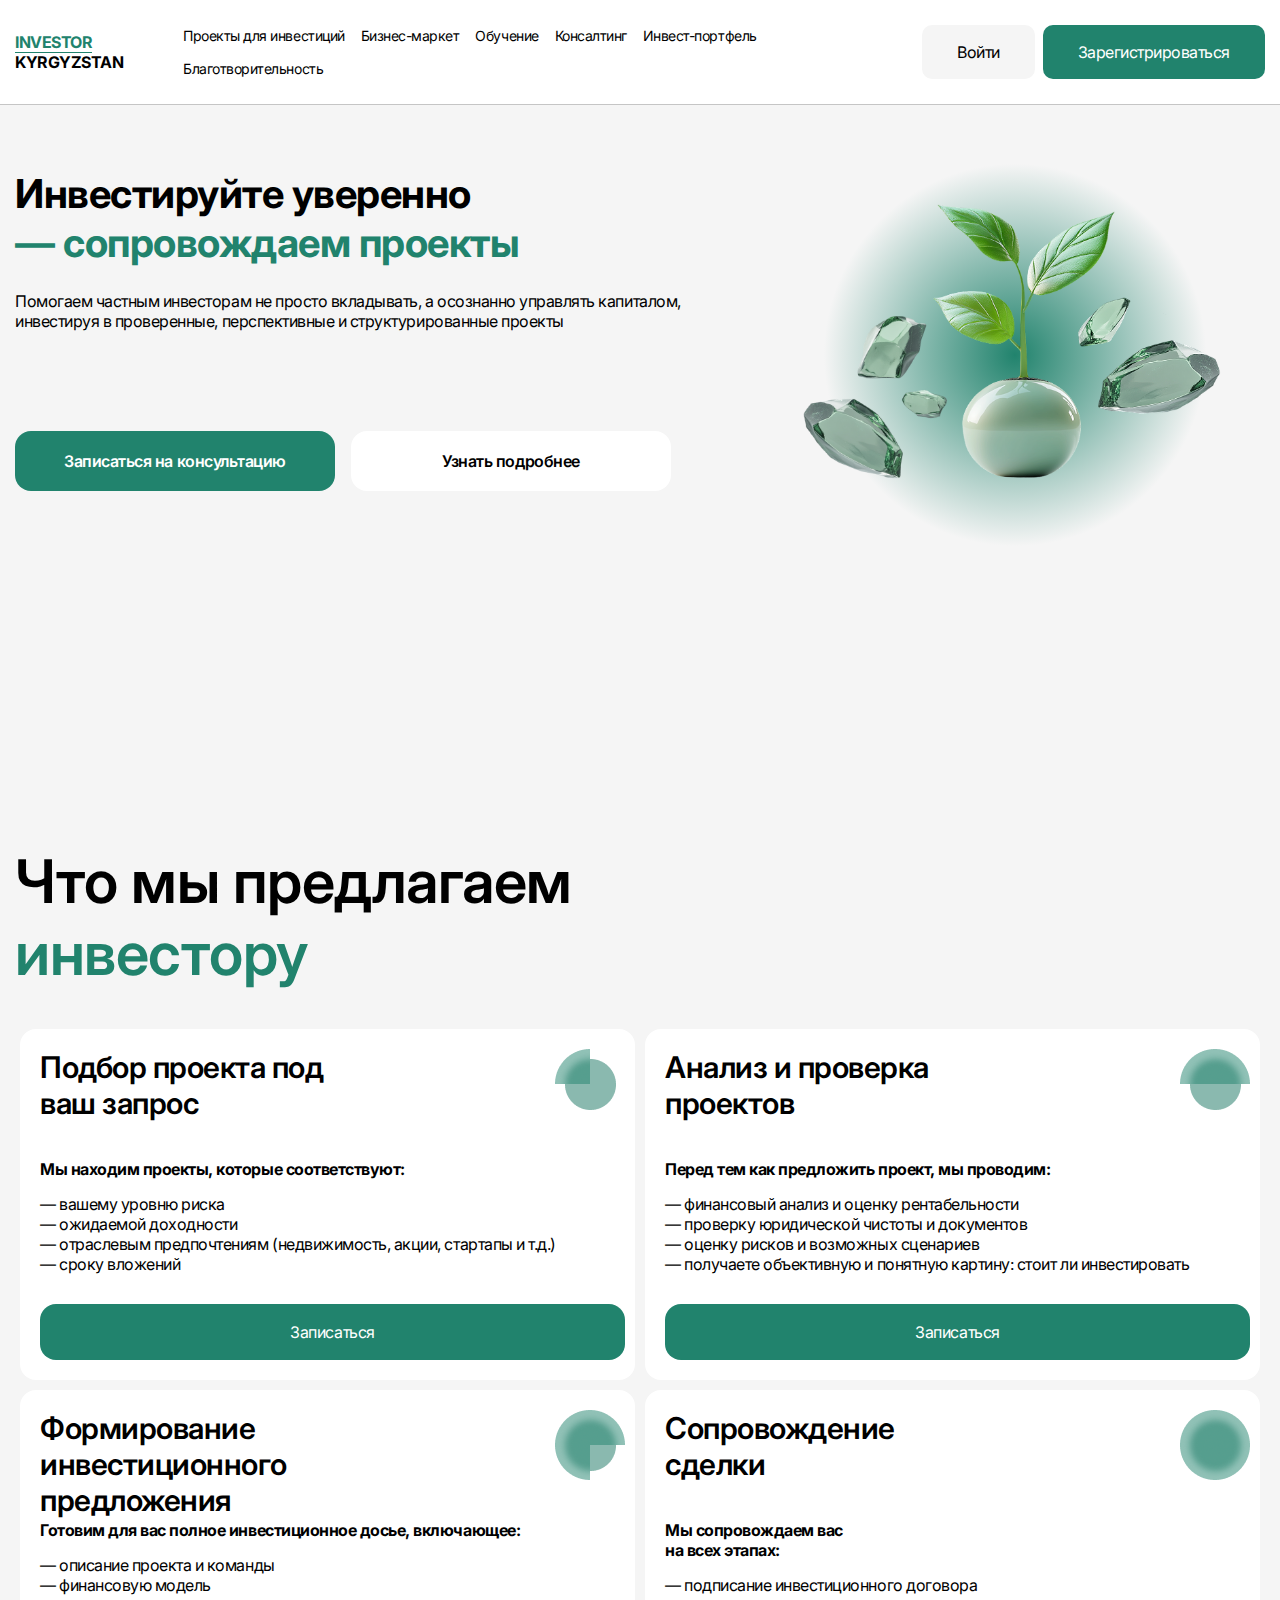
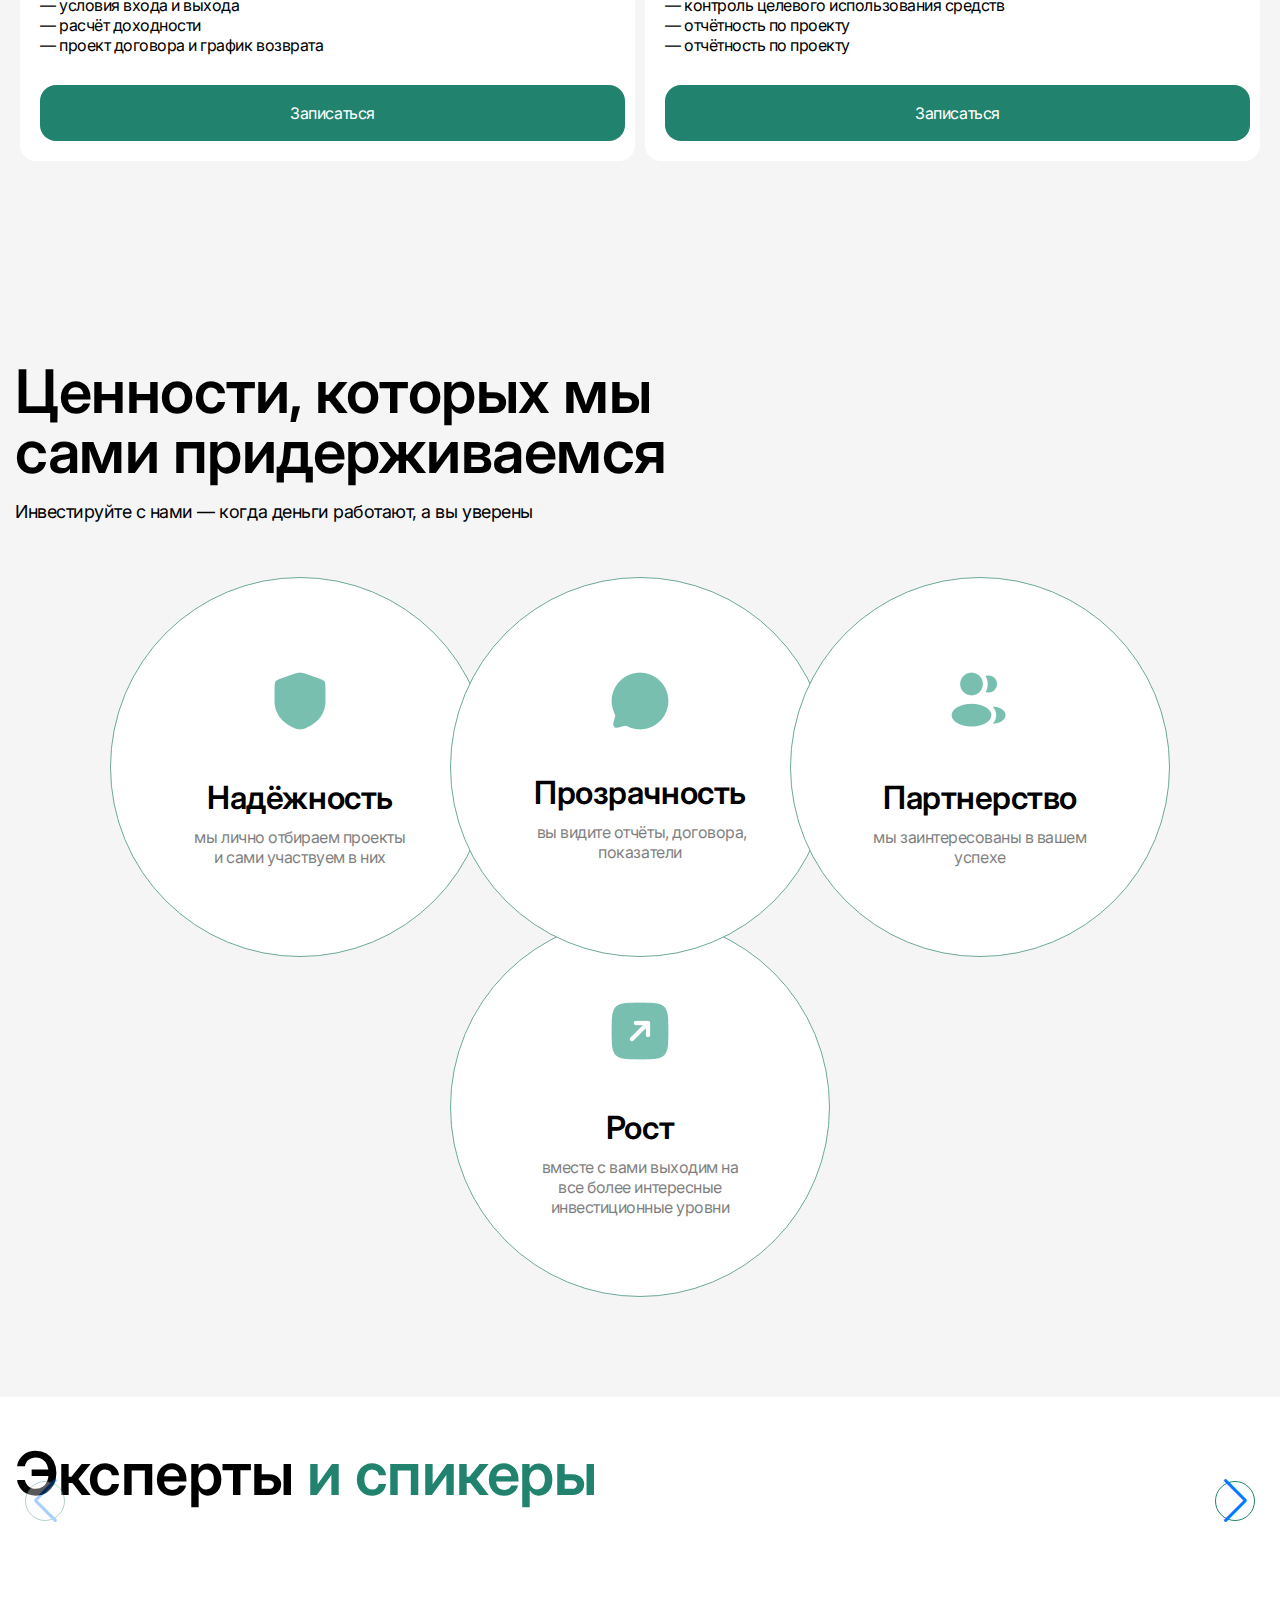
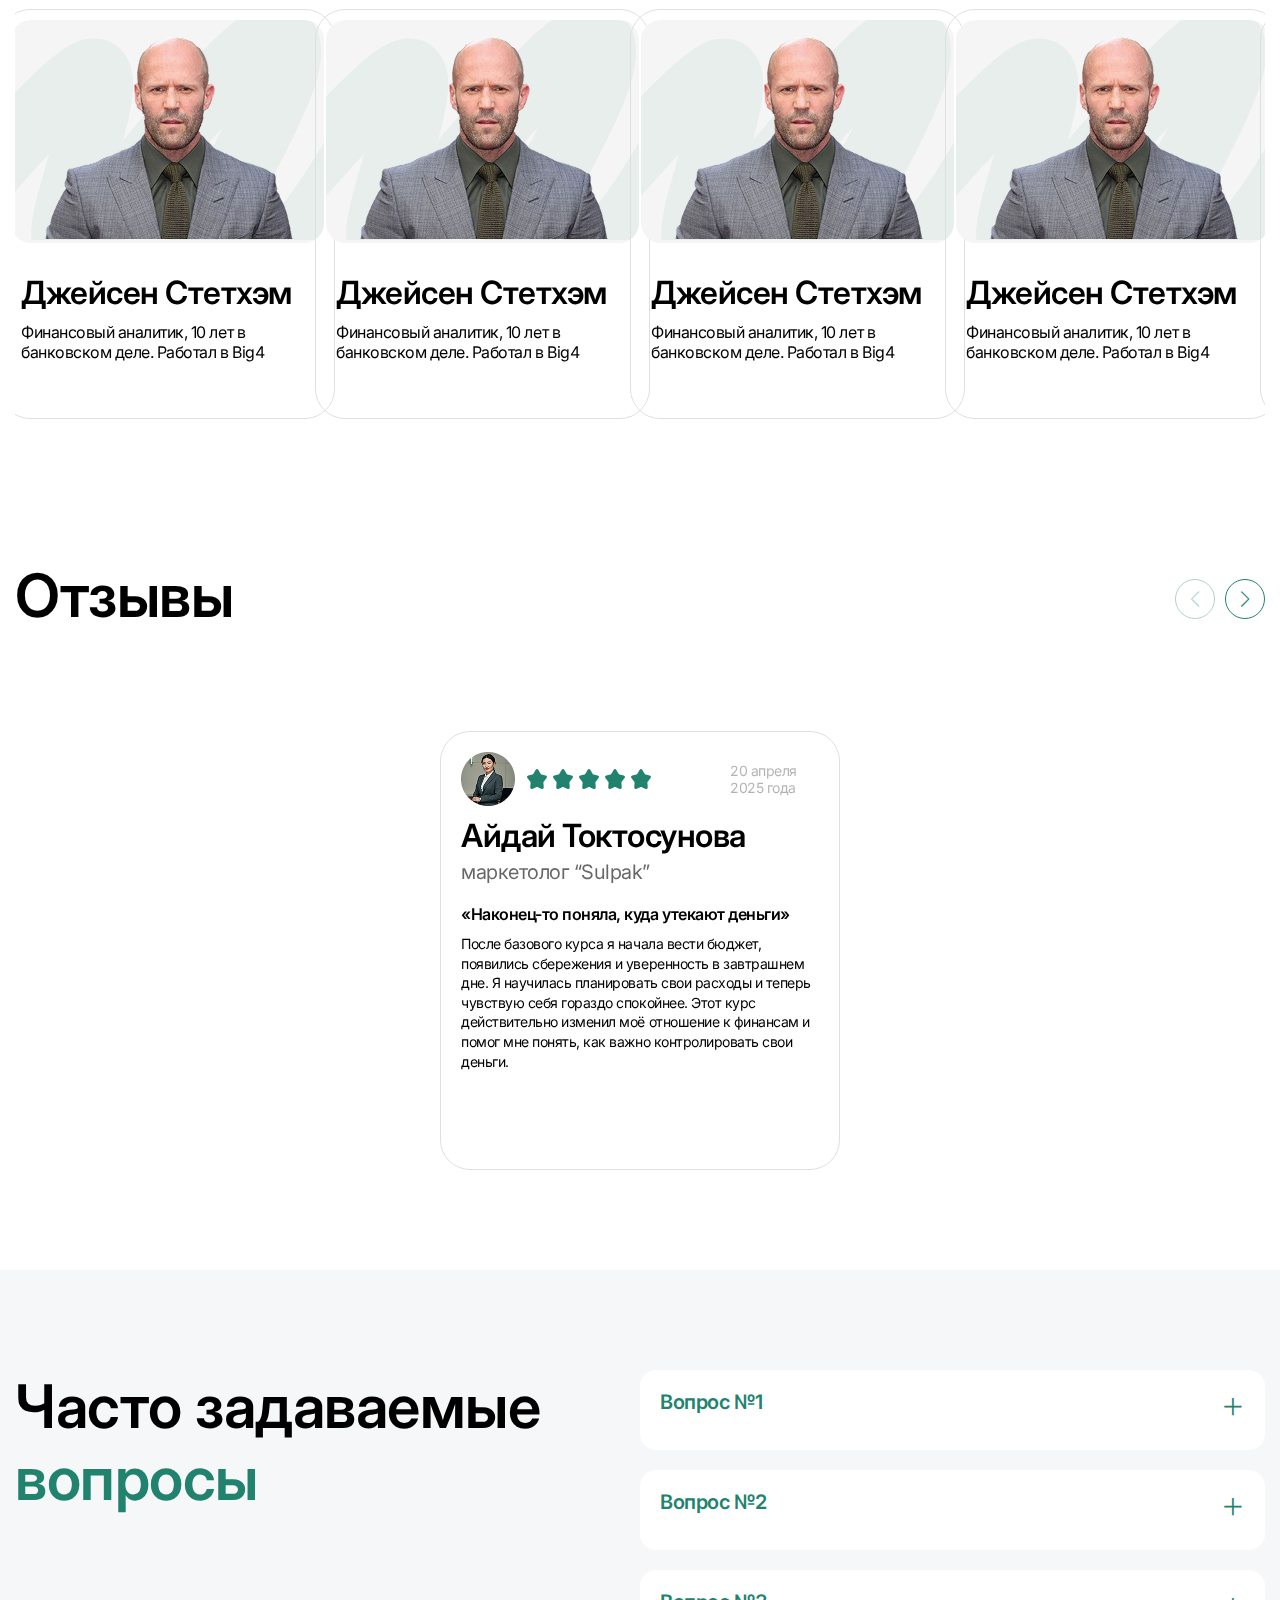
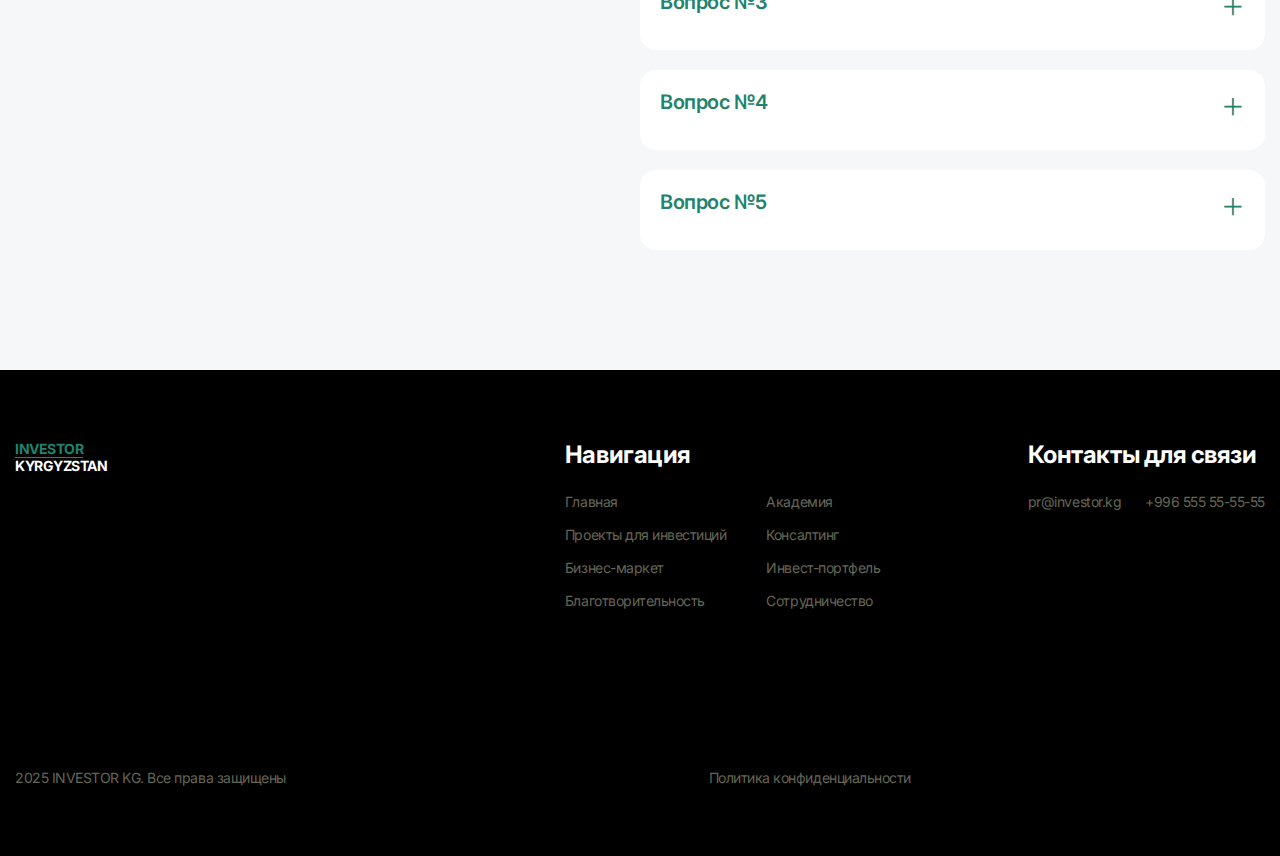
<file: portfolio.html>
<!DOCTYPE html>
<html lang="ru">
  <head>
    <meta charset="UTF-8" />
    <meta name="viewport" content="width=device-width, initial-scale=1.0" />
    <title>Инвест-портфель</title>

    <link
      rel="stylesheet"
      href="https://unpkg.com/swiper/swiper-bundle.min.css"
    />
    <link rel="stylesheet" href="assets/css/style.css" />
    <link rel="stylesheet" href="assets/css/school.css" />
    <link rel="stylesheet" href="assets/css/portfolio.css" />
  </head>
  <body>
    <!-- ===== Header Start ===== -->
    <header class="header">
      <div class="container">
        <div class="wrapper">
          <div>
            <a href="#" class="logo">
              <span>INVESTOR</span> <br />
              KYRGYZSTAN</a
            >
          </div>
          <nav class="nav">
            <ul class="nav-list">
              <li class="nav-item">
                <a href="projects-investment.html" class="nav-link"
                  >Проекты для инвестиций</a
                >
              </li>
              <li class="nav-item">
                <a href="market.html" class="nav-link">Бизнес-маркет</a>
              </li>
              <li class="nav-item">
                <a href="school.html" class="nav-link">Обучение</a>
              </li>
              <li class="nav-item">
                <a href="consulting.html" class="nav-link">Консалтинг</a>
              </li>
              <li class="nav-item">
                <a href="portfolio.html" class="nav-link">Инвест-портфель</a>
              </li>
              <li class="nav-item">
                <a href="charity.html" class="nav-link">Благотворительность</a>
              </li>
            </ul>

            <div class="header-bnt-menu">
              <a href="login.html" class="btn">Войти</a>
              <a href="register.html" class="btn btn-active"
                >Зарегистрироваться</a
              >
            </div>
          </nav>

          <div class="burger">
            <span></span>
          </div>

          <div class="header-bnt">
            <a href="login.html" class="btn">Войти</a>
            <a href="register.html" class="btn btn-active"
              >Зарегистрироваться</a
            >
          </div>
        </div>
      </div>
    </header>

    <!-- ===== Header End ===== -->

    <main class="investment-portfolio-main">
      <!-- ===== Investment portfolio info Start ====== -->

      <section class="investment-portfolio">
        <div class="container">
          <div class="investment-portfolio-info">
            <div class="investment-portfolio-block">
              <h1 class="investment-portfolio-title">
                Инвестируйте уверенно <br /><span class="title-nephritis"
                  >— сопровождаем проекты</span
                >
              </h1>
              <p>
                Помогаем частным инвесторам не просто вкладывать, а осознанно
                управлять капиталом, инвестируя в проверенные, перспективные и
                структурированные проекты
              </p>

              <div class="investment-portfolio-btns">
                <a href="#" class="investment-portfolio-btn btn-1"
                  >Записаться на консультацию</a
                >
                <a href="#" class="investment-portfolio-btn btn-2"
                  >Узнать подробнее</a
                >
              </div>
            </div>

            <div class="investment-portfolio-img">
              <img src="assets/img/portfolio/bg.png" alt="" />
            </div>
          </div>
        </div>
      </section>

      <!-- ===== Investment offer Start ====== -->
      <section class="investment-offer">
        <div class="container">
          <div class="investment-offer-block">
            <h2 class="size-60px">
              Что мы предлагаем <br /><span class="title-nephritis"
                >инвестору</span
              >
            </h2>

            <div class="investment-offer-cards">
              <div class="investment-offer-card">
                <div class="offer-card-title">
                  <h3>Подбор проекта под ваш запрос</h3>
                  <img src="assets/img/portfolio/cr1.png" alt="" />
                </div>
                <div class="offer-card-body">
                  <h4 class="offer-card-body-title">
                    Мы находим проекты, которые соответствуют:
                  </h4>
                  <p>— вашему уровню риска</p>
                  <p>— ожидаемой доходности</p>
                  <p>
                    — отраслевым предпочтениям (недвижимость, акции, стартапы и
                    т.д.)
                  </p>
                  <p>— сроку вложений</p>
                </div>

                <a href="#" class="offer-card-btn">Записаться</a>
              </div>

              <div class="investment-offer-card">
                <div class="offer-card-title">
                  <h3>Анализ и проверка проектов</h3>
                  <img src="assets/img/portfolio/cr2.png" alt="" />
                </div>
                <div class="offer-card-body">
                  <h4 class="offer-card-body-title">
                    Перед тем как предложить проект, мы проводим:
                  </h4>
                  <p>— финансовый анализ и оценку рентабельности</p>
                  <p>— проверку юридической чистоты и документов</p>
                  <p>— оценку рисков и возможных сценариев</p>
                  <p>
                    — получаете объективную и понятную картину: стоит ли
                    инвестировать
                  </p>
                </div>

                <a href="#" class="offer-card-btn">Записаться</a>
              </div>

              <div class="investment-offer-card">
                <div class="offer-card-title">
                  <h3>Формирование инвестиционного предложения</h3>
                  <img src="assets/img/portfolio/cr3.png" alt="" />
                </div>
                <div class="offer-card-body">
                  <h4 class="offer-card-body-title">
                    Готовим для вас полное инвестиционное досье, включающее:
                  </h4>
                  <p>— описание проекта и команды</p>
                  <p>— финансовую модель</p>
                  <p>— условия входа и выхода</p>
                  <p>— расчёт доходности</p>
                  <p>— проект договора и график возврата</p>
                </div>

                <a href="#" class="offer-card-btn">Записаться</a>
              </div>

              <div class="investment-offer-card">
                <div class="offer-card-title">
                  <h3>Сопровождение сделки</h3>
                  <img src="assets/img/portfolio/cr4.png" alt="" />
                </div>
                <div class="offer-card-body">
                  <h4 class="offer-card-body-title">
                    Мы сопровождаем вас <br />
                    на всех этапах:
                  </h4>
                  <p>— подписание инвестиционного договора</p>
                  <p>— контроль целевого использования средств</p>
                  <p>— отчётность по проекту</p>
                  <p>— отчётность по проекту</p>
                </div>

                <a href="#" class="offer-card-btn">Записаться</a>
              </div>
            </div>
          </div>
        </div>
      </section>
      <!-- ===== Investment offer  End ====== -->

      <!-- ===== investment-values Start ====== -->
      <section class="investment-values">
        <div class="container">
          <div class="investment-values-block">
            <h2 class="investment-values-title size-60px">
              Ценности, которых мы сами придерживаемся
            </h2>
            <p class="investment-values-text">
              Инвестируйте с нами — когда деньги работают, а вы уверены
            </p>

            <div class="investment-values-cards">
              <div class="investment-values-card">
                <img src="assets/img/portfolio/i1.png" alt="" />
                <h4>Надёжность</h4>
                <p>мы лично отбираем проекты и сами участвуем в них</p>
              </div>

              <div class="investment-values-card">
                <img src="assets/img/portfolio/i2.png" alt="" />
                <h4>Прозрачность</h4>
                <p> вы видите отчёты, договора, показатели</p>
              </div>

              <div class="investment-values-card">
                <img src="assets/img/portfolio/i3.png" alt="" />
                <h4>Партнерство</h4>
                <p>мы заинтересованы в вашем успехе</p>
              </div>

              <div class="investment-values-card">
                <img src="assets/img/portfolio/i4.png" alt="" />
                <h4>Рост</h4>
                <p>
                  вместе с вами выходим на все более интересные инвестиционные
                  уровни
                </p>
              </div>
            </div>
          </div>
        </div>
      </section>
      <!-- ===== investment-values End ====== -->

      <!-- ===== Expert Start ====== -->

      <section class="expert expert-white">
        <div class="container">
          <div class="expert-block">
            <div class="expert-block-header">
              <h2 class="expert-block-title size-60px">
                Эксперты <span class="title-nephritis">и спикеры</span>
              </h2>

              <!-- Стрелочки -->
              <div class="expert-navigation">
                <div class="swiper-button-prev custom-swiper-button"></div>
                <div class="swiper-button-next custom-swiper-button"></div>
              </div>
            </div>

            <!-- Слайдер -->
            <div class="swiper expert-swiper">
              <div class="swiper-wrapper">
                <div class="swiper-slide">
                  <div class="expert-card">
                    <div class="expert-img">
                      <img src="assets/img/school/user.png" alt="" />
                    </div>
                    <div class="expert-name">
                      <h3>Джейсен Стетхэм</h3>
                      <p>
                        Финансовый аналитик, 10 лет в банковском деле. Работал в
                        Big4
                      </p>
                    </div>
                  </div>
                </div>
                <div class="swiper-slide">
                  <div class="expert-card">
                    <div class="expert-img">
                      <img src="assets/img/school/user.png" alt="" />
                    </div>
                    <div class="expert-name">
                      <h3>Джейсен Стетхэм</h3>
                      <p>
                        Финансовый аналитик, 10 лет в банковском деле. Работал в
                        Big4
                      </p>
                    </div>
                  </div>
                </div>
                <div class="swiper-slide">
                  <div class="expert-card">
                    <div class="expert-img">
                      <img src="assets/img/school/user.png" alt="" />
                    </div>
                    <div class="expert-name">
                      <h3>Джейсен Стетхэм</h3>
                      <p>
                        Финансовый аналитик, 10 лет в банковском деле. Работал в
                        Big4
                      </p>
                    </div>
                  </div>
                </div>
                <div class="swiper-slide">
                  <div class="expert-card">
                    <div class="expert-img">
                      <img src="assets/img/school/user.png" alt="" />
                    </div>
                    <div class="expert-name">
                      <h3>Джейсен Стетхэм</h3>
                      <p>
                        Финансовый аналитик, 10 лет в банковском деле. Работал в
                        Big4
                      </p>
                    </div>
                  </div>
                </div>
                <div class="swiper-slide">
                  <div class="expert-card">
                    <div class="expert-img">
                      <img src="assets/img/school/user.png" alt="" />
                    </div>
                    <div class="expert-name">
                      <h3>Джейсен Стетхэм</h3>
                      <p>
                        Финансовый аналитик, 10 лет в банковском деле. Работал в
                        Big4
                      </p>
                    </div>
                  </div>
                </div>
                <div class="swiper-slide">
                  <div class="expert-card">
                    <div class="expert-img">
                      <img src="assets/img/school/user.png" alt="" />
                    </div>
                    <div class="expert-name">
                      <h3>Джейсен Стетхэм</h3>
                      <p>
                        Финансовый аналитик, 10 лет в банковском деле. Работал в
                        Big4
                      </p>
                    </div>
                  </div>
                </div>

                <!-- ещё карточки -->
              </div>
            </div>
          </div>
        </div>
      </section>

      <!-- ===== Expert End ====== -->

      <!-- ===== Reviews Start ====== -->

      <section class="reviews reviews-white">
        <div class="container">
          <div class="reviews-bloc">
            <div class="reviews-block-header">
              <h2 class="reviews-block-title size-60px">Отзывы</h2>

              <!-- Стрелочки -->
              <div class="reviews-navigation">
                <div
                  class="swiper-button-prev reviews-button-prev custom-swiper-button"
                ></div>
                <div
                  class="swiper-button-next reviews-button-next custom-swiper-button"
                ></div>
              </div>
            </div>

            <div class="swiper reviews-swiper">
              <div class="swiper-wrapper">
                <div class="swiper-slide">
                  <div class="reviews-card">
                    <div class="reviews-card-img">
                      <img
                        class="reviews-card-img-user"
                        src="assets/img/school/ava.png"
                        alt=""
                      />
                      <img src="assets/img/school/star.svg" alt="" />
                      <p>20 апреля 2025 года</p>
                    </div>
                    <div class="reviews-card-info">
                      <h3 class="reviews-card-name">Айдай Токтосунова</h3>
                      <p class="reviews-card-prof">маркетолог “Sulpak”</p>

                      <p class="reviews-card-quote">
                        «Наконец-то поняла, куда утекают деньги»
                      </p>

                      <p class="reviews-card-text">
                        После базового курса я начала вести бюджет, появились
                        сбережения и уверенность в завтрашнем дне. Я научилась
                        планировать свои расходы и теперь чувствую себя гораздо
                        спокойнее. Этот курс действительно изменил моё отношение
                        к финансам и помог мне понять, как важно контролировать
                        свои деньги.
                      </p>
                    </div>
                  </div>
                </div>

                <div class="swiper-slide">
                  <div class="reviews-card">
                    <div class="reviews-card-img">
                      <img
                        class="reviews-card-img-user"
                        src="assets/img/school/ava.png"
                        alt=""
                      />
                      <img src="assets/img/school/star.svg" alt="" />
                      <p>20 апреля 2025 года</p>
                    </div>
                    <div class="reviews-card-info">
                      <h3 class="reviews-card-name">Айдай Токтосунова</h3>
                      <p class="reviews-card-prof">маркетолог “Sulpak”</p>

                      <p class="reviews-card-quote">
                        «Наконец-то поняла, куда утекают деньги»
                      </p>

                      <p class="reviews-card-text">
                        После базового курса я начала вести бюджет, появились
                        сбережения и уверенность в завтрашнем дне. Я научилась
                        планировать свои расходы и теперь чувствую себя гораздо
                        спокойнее. Этот курс действительно изменил моё отношение
                        к финансам и помог мне понять, как важно контролировать
                        свои деньги.
                      </p>
                    </div>
                  </div>
                </div>

                <div class="swiper-slide">
                  <div class="reviews-card">
                    <div class="reviews-card-img">
                      <img
                        class="reviews-card-img-user"
                        src="assets/img/school/ava.png"
                        alt=""
                      />
                      <img src="assets/img/school/star.svg" alt="" />
                      <p>20 апреля 2025 года</p>
                    </div>
                    <div class="reviews-card-info">
                      <h3 class="reviews-card-name">Айдай Токтосунова</h3>
                      <p class="reviews-card-prof">маркетолог “Sulpak”</p>

                      <p class="reviews-card-quote">
                        «Наконец-то поняла, куда утекают деньги»
                      </p>

                      <p class="reviews-card-text">
                        После базового курса я начала вести бюджет, появились
                        сбережения и уверенность в завтрашнем дне. Я научилась
                        планировать свои расходы и теперь чувствую себя гораздо
                        спокойнее. Этот курс действительно изменил моё отношение
                        к финансам и помог мне понять, как важно контролировать
                        свои деньги.
                      </p>
                    </div>
                  </div>
                </div>

                <div class="swiper-slide">
                  <div class="reviews-card">
                    <div class="reviews-card-img">
                      <img
                        class="reviews-card-img-user"
                        src="assets/img/school/ava.png"
                        alt=""
                      />
                      <img src="assets/img/school/star.svg" alt="" />
                      <p>20 апреля 2025 года</p>
                    </div>
                    <div class="reviews-card-info">
                      <h3 class="reviews-card-name">Айдай Токтосунова</h3>
                      <p class="reviews-card-prof">маркетолог “Sulpak”</p>

                      <p class="reviews-card-quote">
                        «Наконец-то поняла, куда утекают деньги»
                      </p>

                      <p class="reviews-card-text">
                        После базового курса я начала вести бюджет, появились
                        сбережения и уверенность в завтрашнем дне. Я научилась
                        планировать свои расходы и теперь чувствую себя гораздо
                        спокойнее. Этот курс действительно изменил моё отношение
                        к финансам и помог мне понять, как важно контролировать
                        свои деньги.
                      </p>
                    </div>
                  </div>
                </div>

                <div class="swiper-slide">
                  <div class="reviews-card">
                    <div class="reviews-card-img">
                      <img
                        class="reviews-card-img-user"
                        src="assets/img/school/ava.png"
                        alt=""
                      />
                      <img src="assets/img/school/star.svg" alt="" />
                      <p>20 апреля 2025 года</p>
                    </div>
                    <div class="reviews-card-info">
                      <h3 class="reviews-card-name">Айдай Токтосунова</h3>
                      <p class="reviews-card-prof">маркетолог “Sulpak”</p>

                      <p class="reviews-card-quote">
                        «Наконец-то поняла, куда утекают деньги»
                      </p>

                      <p class="reviews-card-text">
                        После базового курса я начала вести бюджет, появились
                        сбережения и уверенность в завтрашнем дне. Я научилась
                        планировать свои расходы и теперь чувствую себя гораздо
                        спокойнее. Этот курс действительно изменил моё отношение
                        к финансам и помог мне понять, как важно контролировать
                        свои деньги.
                      </p>
                    </div>
                  </div>
                </div>
              </div>
            </div>
          </div>
        </div>
      </section>

      <!-- ===== Reviews End ====== -->

      <!-- ===== Questions Start ===== -->
      <section class="questions">
        <div class="container">
          <div class="questions-block">
            <div>
              <h2>
                Часто задаваемые <br / class="br">
                <span class="title-nephritis">вопросы</span>
              </h2>
            </div>

            <div class="questions-boxs">
              <div class="questions-box">
                <div class="questions-box-title">Вопрос №1</div>
                <div class="questions-box-content">
                  В зависимости от срока, уровня рискованности бизнеса и
                  длительности безупречного сотрудничества, комиссия может
                  составлять от 1%. За безупречную финансовую дисциплину
                  платформа снижает комиссию по каждому последующему траншу
                  вплоть до 1%.
                </div>
              </div>

              <div class="questions-box">
                <div class="questions-box-title">Вопрос №2</div>
                <div class="questions-box-content">
                  В зависимости от срока, уровня рискованности бизнеса и
                  длительности безупречного сотрудничества, комиссия может
                  составлять от 1%. За безупречную финансовую дисциплину
                  платформа снижает комиссию по каждому последующему траншу
                  вплоть до 1%.
                </div>
              </div>

              <div class="questions-box">
                <div class="questions-box-title">Вопрос №3</div>
                <div class="questions-box-content">
                  В зависимости от срока, уровня рискованности бизнеса и
                  длительности безупречного сотрудничества, комиссия может
                  составлять от 1%. За безупречную финансовую дисциплину
                  платформа снижает комиссию по каждому последующему траншу
                  вплоть до 1%.
                </div>
              </div>

              <div class="questions-box">
                <div class="questions-box-title">Вопрос №4</div>
                <div class="questions-box-content">
                  В зависимости от срока, уровня рискованности бизнеса и
                  длительности безупречного сотрудничества, комиссия может
                  составлять от 1%. За безупречную финансовую дисциплину
                  платформа снижает комиссию по каждому последующему траншу
                  вплоть до 1%.
                </div>
              </div>

              <div class="questions-box">
                <div class="questions-box-title">Вопрос №5</div>
                <div class="questions-box-content">
                  В зависимости от срока, уровня рискованности бизнеса и
                  длительности безупречного сотрудничества, комиссия может
                  составлять от 1%. За безупречную финансовую дисциплину
                  платформа снижает комиссию по каждому последующему траншу
                  вплоть до 1%.
                </div>
              </div>
            </div>
          </div>
        </div>
      </section>
      <!-- ===== Questions End ===== -->

      <!-- <section class="">
        <div class="container"></div>
      </section> -->
    </main>

    <!-- ===== Footer Start ===== -->
    <footer class="footer">
      <div class="container">
        <div class="footer-block">
          <div class="logo">
            <a href="#"
              ><span class="title-nephritis"> INVESTOR</span> <br />
              KYRGYZSTAN</a
            >
          </div>

          <div class="nav-contact">
            <div>
              <h4>Навигация</h4>
              <nav class="f-nav">
                <ul class="f-nav-list">
                  <li class="f-nav-item">
                    <a href="#" class="f-nav-link">Главная</a>
                  </li>
                  <li class="f-nav-item">
                    <a href="#" class="f-nav-link">Проекты для инвестиций</a>
                  </li>
                  <li class="f-nav-item">
                    <a href="#" class="f-nav-link">Бизнес-маркет</a>
                  </li>
                  <li class="f-nav-item">
                    <a href="#" class="f-nav-link">Благотворительность</a>
                  </li>
                  <li class="f-nav-item">
                    <a href="#" class="f-nav-link">Академия</a>
                  </li>
                  <li class="f-nav-item">
                    <a href="#" class="f-nav-link">Консалтинг</a>
                  </li>
                  <li class="f-nav-item">
                    <a href="#" class="f-nav-link">Инвест-портфель</a>
                  </li>
                  <li class="f-nav-item">
                    <a href="#" class="f-nav-link">Сотрудничество</a>
                  </li>
                </ul>
              </nav>
            </div>

            <div class="contact">
              <h4>Контакты для связи</h4>
              <div class="contact-block">
                <div>
                  <a href="mailto:pr@investor.kg">pr@investor.kg</a>
                </div>
                <div>
                  <a href="tel:+996555555555">+996 555 55-55-55</a>
                </div>
              </div>
            </div>
          </div>
        </div>

        <div class="copyright">
          <div class="copyright-block1">
            2025 INVESTOR KG. Все права защищены
          </div>
          <div>Политика конфиденциальности</div>
        </div>
      </div>
    </footer>

    <!-- ===== Footer End ===== -->
    <script src="https://unpkg.com/swiper/swiper-bundle.min.js"></script>

    <script src="assets/js/main.js"></script>
    <script src="assets/js/slider.js"></script>
  </body>
</html>
</file>
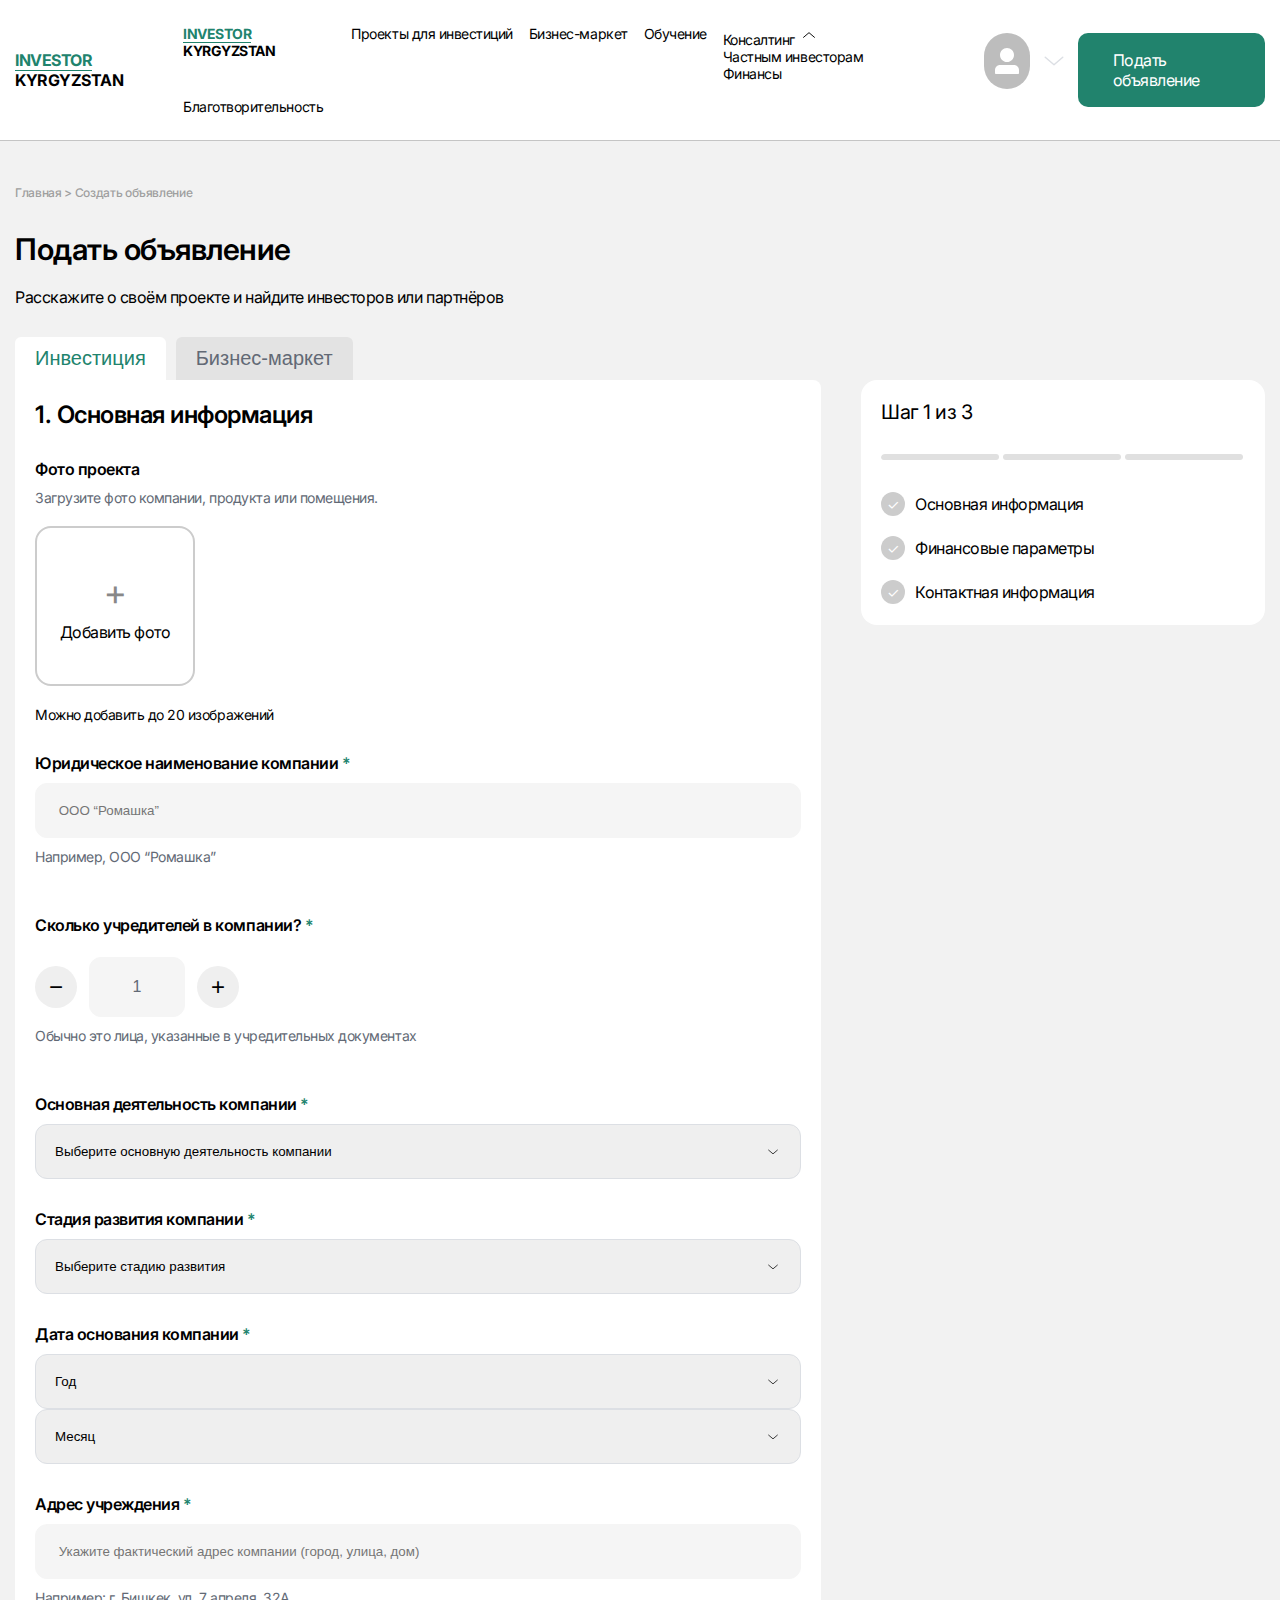
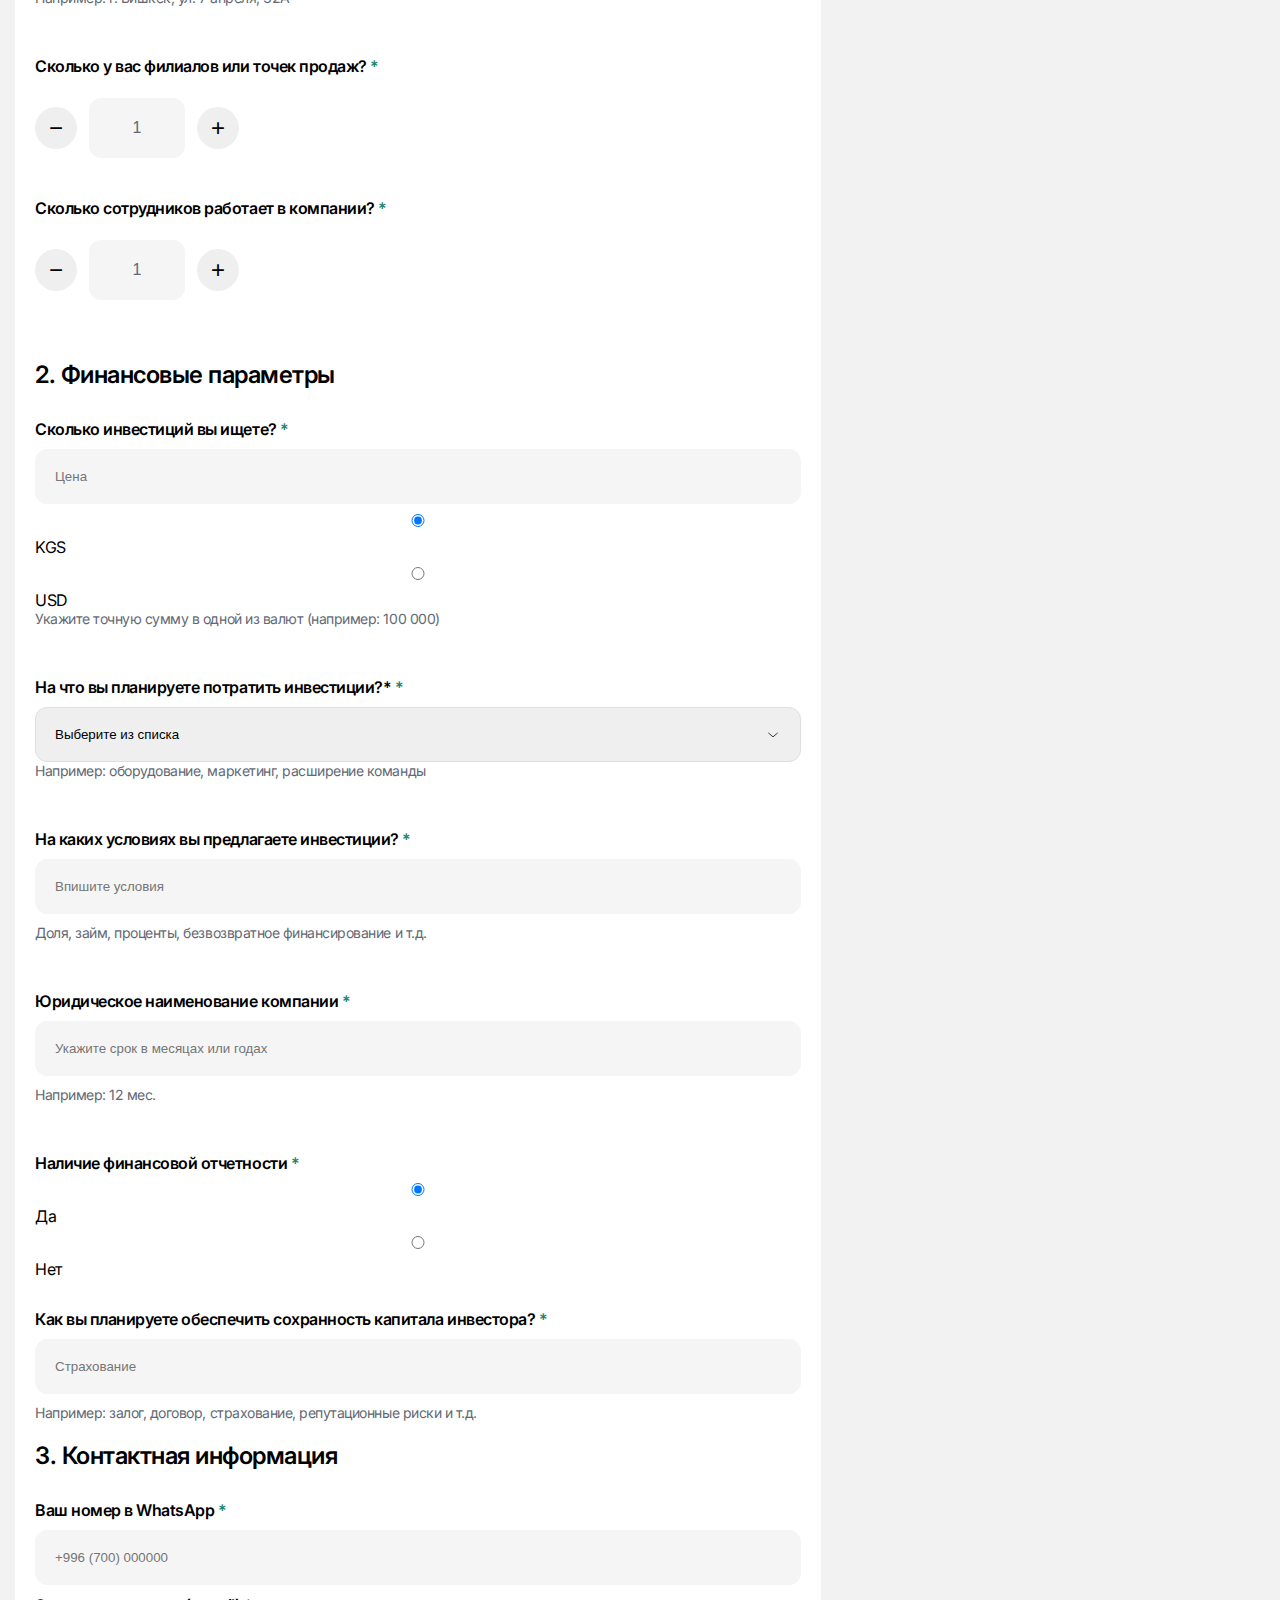
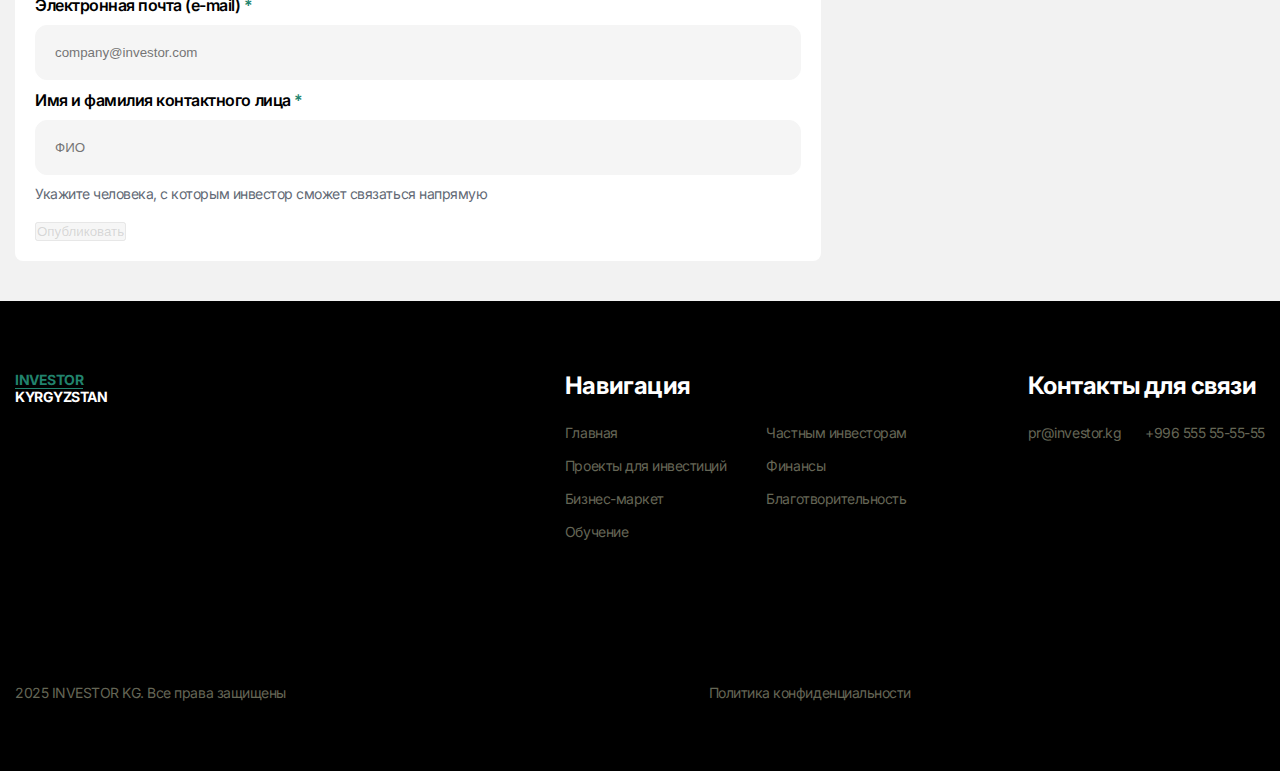
<file: post-create.html>
<!DOCTYPE html>
<html lang="ru">
  <head>
    <meta charset="UTF-8" />
    <meta name="viewport" content="width=device-width, initial-scale=1.0" />
    <title>Document</title>

    <link rel="stylesheet" href="assets/css/style.css" />
    <link rel="stylesheet" href="assets/css/post-create.css" />
  </head>
  <body>
    <!-- ===== Header Start ===== -->
    <header class="header">
      <div class="container">
        <div class="wrapper">
          <div>
            <a href="index.html" class="logo">
              <span>INVESTOR</span> <br />
              KYRGYZSTAN</a
            >
          </div>
          <nav class="nav">
            <ul class="nav-list">
              <li class="nav-item">
                <a href="index.html" class="logo logo-menu">
                  <span>INVESTOR</span> <br />
                  KYRGYZSTAN</a
                >
              </li>

              <li class="nav-item">
                <a href="projects-investment.html" class="nav-link"
                  >Проекты для инвестиций</a
                >
              </li>
              <li class="nav-item">
                <a href="market.html" class="nav-link">Бизнес-маркет</a>
              </li>
              <li class="nav-item">
                <a href="school.html" class="nav-link">Обучение</a>
              </li>
              <li class="nav-item dropdown">
                <a href="#" class="nav-link dropdown-toggle">
                  Консалтинг
                  <img src="assets/img/login/r1.svg" alt="" />
                  <!-- ▼ стрелка -->
                </a>
                <ul class="dropdown-menu">
                  <li>
                    <a href="consulting.html" class="dropdown-item nav-link"
                      >Частным инвесторам</a
                    >
                  </li>
                  <li>
                    <a href="portfolio.html" class="dropdown-item nav-link"
                      >Финансы</a
                    >
                  </li>
                </ul>
              </li>

              <li class="nav-item">
                <a href="charity.html" class="nav-link">Благотворительность</a>
              </li>
            </ul>

            <div class="header-bnt-menu">
              <a href="" class="btn btn-active">Подать объявление</a>
            </div>
          </nav>

          <div class="burger">
            <span></span>
          </div>

          <div class="header-bnt">
            <div class="icons-users-img">
              <img src="assets/img/account/user-solid.svg" alt="" />
            </div>
            <div class="account-users-arrow">
              <svg
                width="32"
                height="32"
                viewBox="0 0 32 32"
                fill="none"
                xmlns="http://www.w3.org/2000/svg"
              >
                <path
                  d="M24.75 12.2499L16 19.7499L7.25 12.2499"
                  stroke="#DCDFE4"
                  stroke-width="1.5"
                  stroke-linecap="round"
                  stroke-linejoin="round"
                />
              </svg>
            </div>

            <a href="register.html" class="btn btn-active">Подать объявление</a>
          </div>
        </div>
      </div>
    </header>

    <!-- ===== Header End ===== -->

    <main>
      <!-- ===== Investor info Start =====-->
      <section class="post-create-info">
        <div class="container">
          <div class="post-create-info-block">
            <div class="post-create-info-link">
              <a href="#">Главная ><a href="#">Создать объявление</a></a>
            </div>

            <h2 class="post-create-title">Подать объявление</h2>
            <p class="post-create-text">
              Расскажите о своём проекте и найдите инвесторов или партнёров
            </p>

            <!-- Начало блока объявления -->
            <div class="tabs-wrapper">
              <!-- Прогресс для мобильной версии -->
              <div class="progress-box mobile-progress">
                <h3>Шаг <span class="step-count">1</span> из 3</h3>
                <div class="progress-bar">
                  <div class="progress-segment" data-index="1"></div>
                  <div class="progress-segment" data-index="2"></div>
                  <div class="progress-segment" data-index="3"></div>
                </div>
                <ul>
                  <li>
                    <span class="circle" data-step="1">&#10003;</span> Основная
                    информация
                  </li>
                  <li>
                    <span class="circle" data-step="2">&#10003;</span>
                    Финансовые параметры
                  </li>
                  <li>
                    <span class="circle" data-step="3">&#10003;</span>
                    Контактная информация
                  </li>
                </ul>
                <div class="progress-bar">
                  <div class="progress-fill" style="width: 0%"></div>
                </div>
              </div>

              <div class="tabs">
                <button class="tab active" data-target="invest">
                  Инвестиция
                </button>
                <button class="tab" data-target="biz">Бизнес-маркет</button>
              </div>
            </div>

            <div class="content-container">
              <!-- Инвестиция -->
              <form id="invest" class="tab-content active">
                <div class="invest-forms-wrapper">
                  <div class="form-step form-block-1" data-step="1">
                    <h2>1. Основная информация</h2>

                    <div class="invest-wrapper-blocks">
                      <!-- Фото проекта -->
                      <div class="invest-block-images">
                        <h4 class="invest-title-block">Фото проекта</h4>
                        <p class="invest-text-info-block">
                          Загрузите фото компании, продукта или помещения.
                        </p>
                        <div class="add-images" id="imageContainer">
                          <label class="custom-file-upload">
                            <input
                              type="file"
                              id="imageInput"
                              accept="image/*"
                              multiple
                            />
                            <div class="upload-placeholder">
                              <div class="plus">+</div>
                              <div class="text">Добавить фото</div>
                            </div>
                          </label>
                        </div>

                        <p class="add-images-imfo">
                          Можно добавить до 20 изображений
                        </p>
                      </div>

                      <!-- Юридическое наименование компании-->
                      <div class="invest-block-ur-name">
                        <h4 class="invest-title-block">
                          Юридическое наименование компании
                          <span class="title-nephritis">*</span>
                        </h4>
                        <input
                          type="text"
                          placeholder=" ООО “Ромашка”"
                          required
                        />
                        <p class="invest-text-info-block">
                          Например, ООО “Ромашка”
                        </p>
                      </div>

                      <!--  Сколько учредителей в компании? -->
                      <div class="invest-block-uch-number">
                        <h4 class="invest-title-block">
                          Сколько учредителей в компании?
                          <span class="title-nephritis">*</span>
                        </h4>
                        <div class="input-wrapper">
                          <button
                            type="button"
                            class="circle-btn decrement-btn"
                          >
                            −
                          </button>
                          <input
                            type="number"
                            class="founders-count-input"
                            name="founders-count"
                            value="1"
                            min="1"
                            placeholder="ООО “Ромашка”"
                            required
                          />
                          <button
                            type="button"
                            class="circle-btn increment-btn"
                          >
                            +
                          </button>
                        </div>
                        <p class="invest-text-info-block">
                          Обычно это лица, указанные в учредительных документах
                        </p>
                      </div>

                      <!--  Основная деятельность компании -->
                      <div class="invest-block-comp">
                        <h4 class="invest-title-block">
                          Основная деятельность компании
                          <span class="title-nephritis">*</span>
                        </h4>

                        <select name="" id="" class="select-def">
                          <option value="" class="option-def">
                            Выберите основную деятельность компании
                          </option>
                          <option value="" class="option-def">
                            Выберите основную деятельность компании
                          </option>
                        </select>
                      </div>

                      <!--  Стадия развития компании -->
                      <div class="invest-block-comp">
                        <h4 class="invest-title-block">
                          Стадия развития компании
                          <span class="title-nephritis">*</span>
                        </h4>

                        <select name="" id="" class="select-def">
                          <option value="comp-1" class="option-def">
                            Выберите стадию развития
                          </option>
                          <option value="comp-1" class="option-def">
                            Выберите стадию развития
                          </option>
                        </select>
                      </div>

                      <!--   Дата основания компании -->
                      <div class="invest-block-comp-date">
                        <h4 class="invest-title-block">
                          Дата основания компании
                          <span class="title-nephritis">*</span>
                        </h4>
                        <div class="invest-block-comp-date-select">
                          <select
                            name=""
                            id="yearSelect"
                            class="select-def comp-date"
                          >
                            <option class="option-def" disabled selected>
                              Год
                            </option>
                          </select>

                          <select
                            name=""
                            id="monthSelect"
                            class="select-def comp-month"
                          >
                            <option class="option-def" disabled selected>
                              Месяц
                            </option>
                          </select>
                        </div>
                      </div>

                      <!-- Адрес учреждения*-->
                      <div class="invest-block-adres">
                        <h4 class="invest-title-block">
                          Адрес учреждения
                          <span class="title-nephritis">*</span>
                        </h4>
                        <input
                          type="text"
                          placeholder=" Укажите фактический адрес компании (город, улица, дом)"
                          required
                        />
                        <p class="invest-text-info-block">
                          Например: г. Бишкек, ул. 7 апреля, 32А
                        </p>
                      </div>

                      <!--  Сколько у вас филиалов или точек продаж?* -->
                      <div class="invest-block-uch-number">
                        <h4 class="invest-title-block">
                          Сколько у вас филиалов или точек продаж?
                          <span class="title-nephritis">*</span>
                        </h4>
                        <div class="input-wrapper">
                          <button
                            type="button"
                            class="circle-btn decrement-btn"
                          >
                            −
                          </button>
                          <input
                            type="number"
                            class="founders-count-input"
                            name="branches_count"
                            value="1"
                            min="1"
                            required
                          />
                          <button
                            type="button"
                            class="circle-btn increment-btn"
                          >
                            +
                          </button>
                        </div>
                      </div>

                      <!--  Сколько сотрудников работает в компании?* -->
                      <div class="invest-block-uch-number">
                        <h4 class="invest-title-block">
                          Сколько сотрудников работает в компании?
                          <span class="title-nephritis">*</span>
                        </h4>
                        <div class="input-wrapper">
                          <button
                            type="button"
                            class="circle-btn decrement-btn"
                          >
                            −
                          </button>
                          <input
                            type="number"
                            class="founders-count-input"
                            name="employees_count"
                            value="1"
                            min="1"
                            required
                          />
                          <button
                            type="button"
                            class="circle-btn increment-btn"
                          >
                            +
                          </button>
                        </div>
                      </div>
                      <br />
                    </div>

                    <div class="hr hr-30"></div>
                    <button type="button" class="next-btn mobile-only">
                      Продолжить
                    </button>
                  </div>

                  <div class="form-step hidden" data-step="2">
                    <h2>2. Финансовые параметры</h2>

                    <div class="invest-wrapper-blocks">
                      <!-- Сколько инвестиций вы ищете?*-->
                      <div class="invest-block-how-much">
                        <h4 class="invest-title-block">
                          Сколько инвестиций вы ищете?
                          <span class="title-nephritis">*</span>
                        </h4>
                        <div class="invest-block-how-much-boxs">
                          <div class="invest-block-how-much-box-1">
                            <input type="text" placeholder="Цена" required />
                          </div>
                          <div class="invest-block-how-much-box-radio">
                            <input
                              type="radio"
                              name="currency"
                              id="currency-kgs"
                              class="custom-radio"
                              required
                              checked
                            />
                            <label for="currency-kgs">KGS</label>
                          </div>

                          <div class="invest-block-how-much-box-radio">
                            <input
                              type="radio"
                              name="currency"
                              id="currency-usd"
                              class="custom-radio"
                              required
                            />
                            <label for="currency-usd">USD</label>
                          </div>
                        </div>

                        <p class="invest-text-info-block">
                          Укажите точную сумму в одной из валют (например: 100
                          000)
                        </p>
                      </div>

                      <!--  На что вы планируете потратить инвестиции?* -->
                      <div class="invest-block-comp">
                        <h4 class="invest-title-block">
                          На что вы планируете потратить инвестиции?*
                          <span class="title-nephritis">*</span>
                        </h4>

                        <select name="" id="" class="select-def">
                          <option class="option-def" disabled selected>
                            Выберите из списка
                          </option>
                          <option class="option-def">оборудование</option>
                          <option class="option-def">маркетинг</option>
                          <option class="option-def">расширение команды</option>
                        </select>
                        <p class="invest-text-info-block">
                          Например: оборудование, маркетинг, расширение команды
                        </p>
                      </div>

                      <!-- На каких условиях вы предлагаете инвестиции?* -->
                      <div class="invest-block-ur-name">
                        <h4 class="invest-title-block">
                          На каких условиях вы предлагаете инвестиции?
                          <span class="title-nephritis">*</span>
                        </h4>
                        <input
                          type="text"
                          placeholder="Впишите условия"
                          required
                        />
                        <p class="invest-text-info-block">
                          Доля, займ, проценты, безвозвратное финансирование и
                          т.д.
                        </p>
                      </div>

                      <!-- Через сколько бизнес начнёт приносить прибыль?*-->
                      <div class="invest-block-ur-name">
                        <h4 class="invest-title-block">
                          Юридическое наименование компании
                          <span class="title-nephritis">*</span>
                        </h4>
                        <input
                          type="text"
                          placeholder="Укажите срок в месяцах или годах "
                          required
                        />
                        <p class="invest-text-info-block">Например: 12 мес.</p>
                      </div>

                      <!-- Наличие финансовой отчетности*-->
                      <div class="invest-block-how-much">
                        <h4 class="invest-title-block">
                          Наличие финансовой отчетности
                          <span class="title-nephritis">*</span>
                        </h4>
                        <div class="invest-block-how-much-boxs">
                          <div class="invest-block-how-much-box-2">
                            <div class="invest-block-how-much-box-radio fin">
                              <input
                                type="radio"
                                name="currency_financial"
                                id="financial-yes"
                                class="custom-radio"
                                checked
                              />
                              <label for="financial-yes">Да</label>
                            </div>
                            <div class="invest-block-how-much-box-radio">
                              <input
                                type="radio"
                                name="currency_financial"
                                id="financial-no"
                                class="custom-radio"
                              />
                              <label for="financial-no">Нет</label>
                            </div>
                          </div>
                        </div>
                      </div>

                      <!-- Как вы планируете обеспечить сохранность капитала инвестора?* -->
                      <div class="invest-block-ur-name no-gap">
                        <h4 class="invest-title-block">
                          Как вы планируете обеспечить сохранность капитала
                          инвестора?
                          <span class="title-nephritis">*</span>
                        </h4>
                        <input
                          type="text"
                          placeholder="Страхование "
                          required
                        />
                        <p class="invest-text-info-block">
                          Например: залог, договор, страхование, репутационные
                          риски и т.д.
                        </p>
                      </div>
                    </div>

                    <div class="hr"></div>

                    <button type="button" class="next-btn mobile-only">
                      Продолжить
                    </button>
                  </div>

                  <div class="form-step hidden" data-step="3">
                    <h2>3. Контактная информация</h2>
                    <!-- Ваш номер в WhatsApp* -->
                    <div class="invest-block-contact-box">
                      <h4 class="invest-title-block">
                        Ваш номер в WhatsApp
                        <span class="title-nephritis">*</span>
                      </h4>
                      <input
                        type="text"
                        placeholder="+996 (700) 000000 "
                        required
                      />
                    </div>

                    <!-- Электронная почта (e-mail)* -->
                    <div class="invest-block-contact-box">
                      <h4 class="invest-title-block">
                        Электронная почта (e-mail)
                        <span class="title-nephritis">*</span>
                      </h4>
                      <input
                        type="email"
                        placeholder="company@investor.com "
                        required
                      />
                    </div>

                    <!-- Имя и фамилия контактного лица* -->
                    <div class="invest-block-contact-box">
                      <h4 class="invest-title-block">
                        Имя и фамилия контактного лица
                        <span class="title-nephritis">*</span>
                      </h4>
                      <input type="text" placeholder="ФИО" required />
                      <p class="invest-text-info-block">
                        Укажите человека, с которым инвестор сможет связаться
                        напрямую
                      </p>
                    </div>
                  </div>
                </div>
                <button type="submit" class="submit-btn">Опубликовать</button>
              </form>

              <!-- Бизнес-маркет -->
              <form id="biz" class="tab-content">
                <div class="invest-forms-wrapper">
                  <div class="form-step" data-step="1">
                    <h2>1. Основная информация</h2>
                    <input type="text" placeholder="Название товара" required />
                    <input type="text" placeholder="Описание товара" required />
                    <button type="button" class="next-btn mobile-only">
                      Продолжить
                    </button>
                  </div>
                  <div class="form-step hidden" data-step="2">
                    <h2>2. Финансовые параметры</h2>
                    <input type="number" placeholder="Цена, ₽" required />
                    <input type="text" placeholder="Скидка" required />
                    <button type="button" class="next-btn mobile-only">
                      Продолжить
                    </button>
                  </div>
                  <div class="form-step hidden" data-step="3">
                    <h2>3. Контактная информация</h2>
                    <input type="text" placeholder="Контактное лицо" required />
                    <input type="email" placeholder="Email" required />
                  </div>
                </div>
                <button type="submit" class="submit-btn">Опубликовать</button>
              </form>

              <!-- Прогресс (десктоп) -->
              <div class="progress-box desktop-progress">
                <h3>Шаг <span class="step-count">1</span> из 3</h3>
                <div class="progress-bar">
                  <div class="progress-segment" data-index="1"></div>
                  <div class="progress-segment" data-index="2"></div>
                  <div class="progress-segment" data-index="3"></div>
                </div>
                <ul>
                  <li>
                    <span class="circle" data-step="1">&#10003;</span> Основная
                    информация
                  </li>
                  <li>
                    <span class="circle" data-step="2">&#10003;</span>
                    Финансовые параметры
                  </li>
                  <li>
                    <span class="circle" data-step="3">&#10003;</span>
                    Контактная информация
                  </li>
                </ul>
              </div>
            </div>

            <!-- Конец  -->
          </div>
        </div>
      </section>
      <!-- ===== Investor info End =====-->
    </main>

    <!-- ===== Footer Start ===== -->
    <footer class="footer">
      <div class="container">
        <div class="footer-block">
          <div class="logo">
            <a href="#"
              ><span class="title-nephritis"> INVESTOR</span> <br />
              KYRGYZSTAN</a
            >
          </div>

          <div class="nav-contact">
            <div>
              <h4>Навигация</h4>
              <nav class="f-nav">
                <ul class="f-nav-list">
                  <li class="f-nav-item">
                    <a href="#" class="f-nav-link">Главная</a>
                  </li>
                  <li class="f-nav-item">
                    <a href="#" class="f-nav-link">Проекты для инвестиций</a>
                  </li>
                  <li class="f-nav-item">
                    <a href="#" class="f-nav-link">Бизнес-маркет</a>
                  </li>
                  <li class="f-nav-item">
                    <a href="#" class="f-nav-link">Обучение</a>
                  </li>
                  <li class="f-nav-item">
                    <a href="#" class="f-nav-link">Частным инвесторам</a>
                  </li>
                  <li class="f-nav-item">
                    <a href="#" class="f-nav-link">Финансы</a>
                  </li>
                  <li class="f-nav-item">
                    <a href="#" class="f-nav-link">Благотворительность</a>
                  </li>
                </ul>
              </nav>
            </div>

            <div class="contact">
              <h4>Контакты для связи</h4>
              <div class="contact-block">
                <div>
                  <a href="mailto:pr@investor.kg">pr@investor.kg</a>
                </div>
                <div>
                  <a href="tel:+996555555555">+996 555 55-55-55</a>
                </div>
              </div>
            </div>
          </div>
        </div>

        <div class="copyright">
          <div class="copyright-block1">
            2025 INVESTOR KG. Все права защищены
          </div>
          <div>Политика конфиденциальности</div>
        </div>
      </div>
    </footer>

    <!-- ===== Footer End ===== -->

    <script src="assets/js/main.js"></script>
    <script src="assets/js/create-post.js"></script>
    <script src="assets/js/add-images.js"></script>
    <script src="assets/js/number-input.js"></script>
  </body>
</html>
</file>
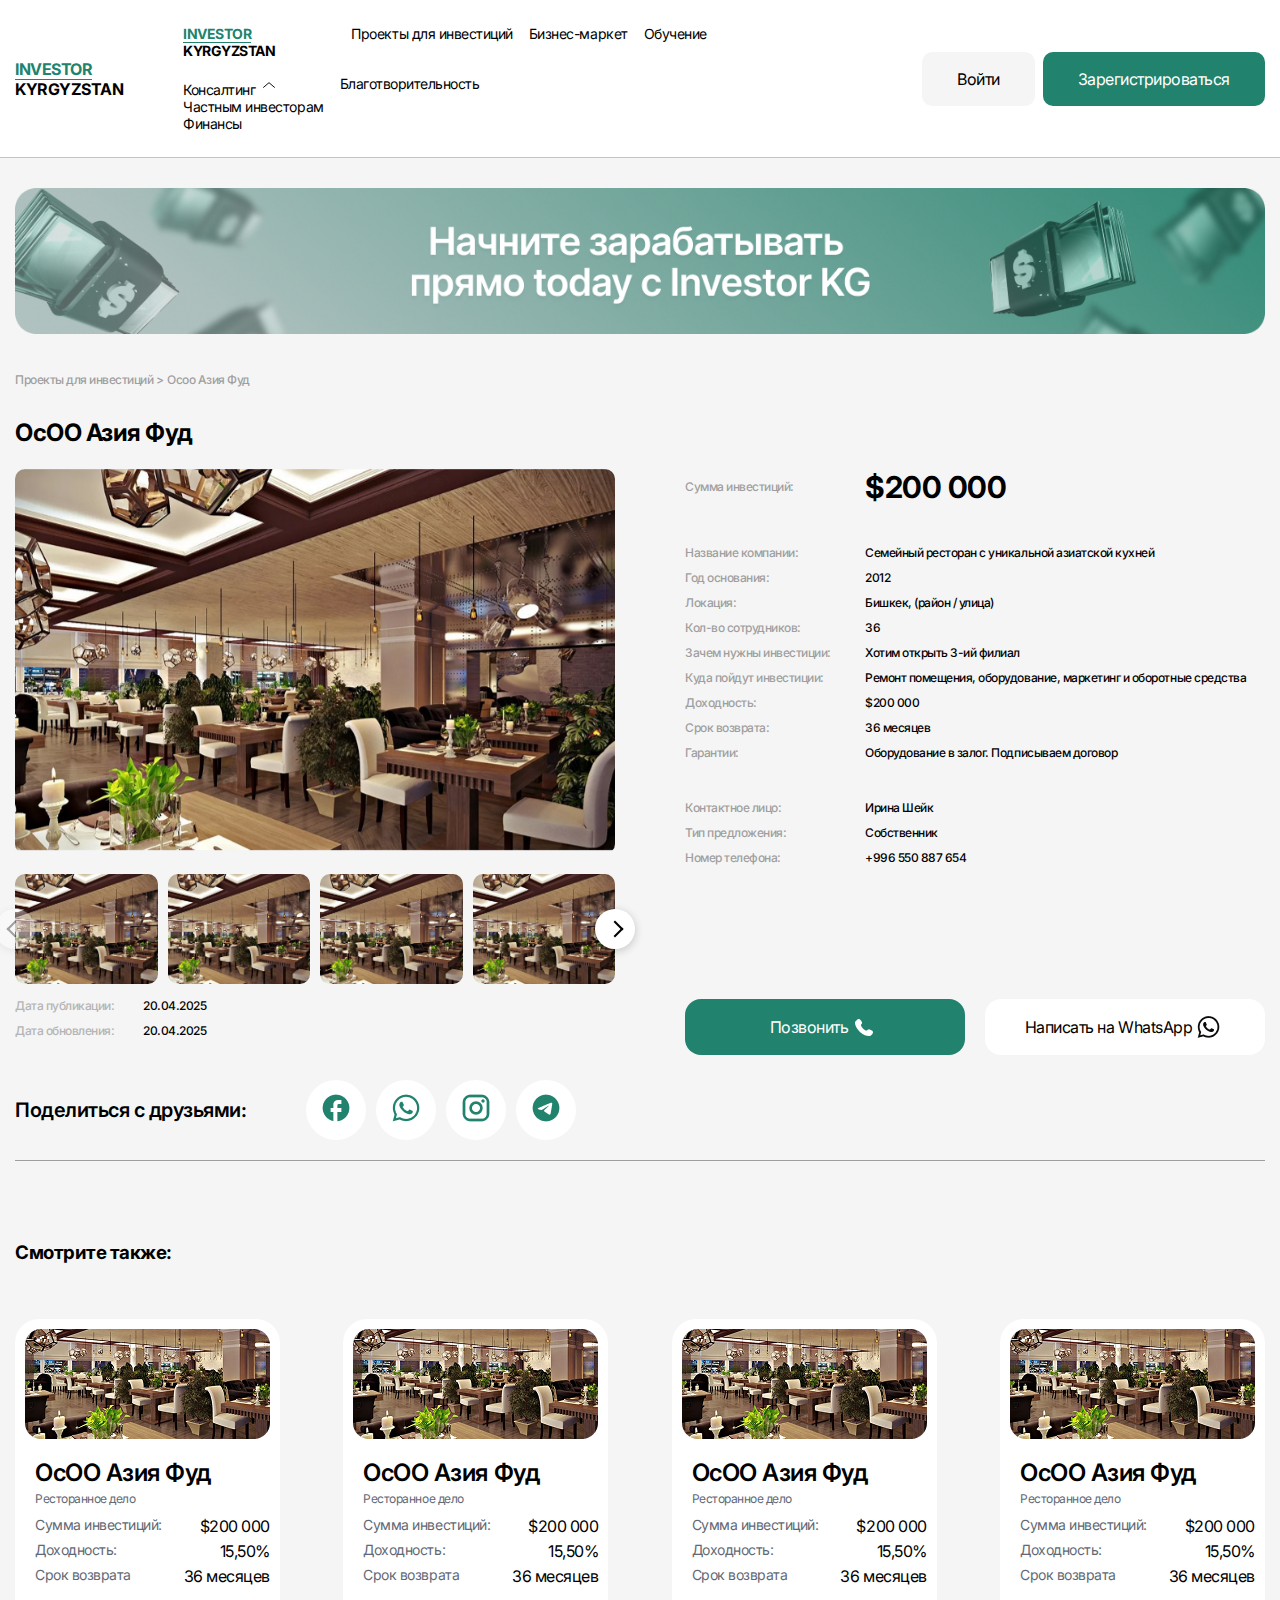
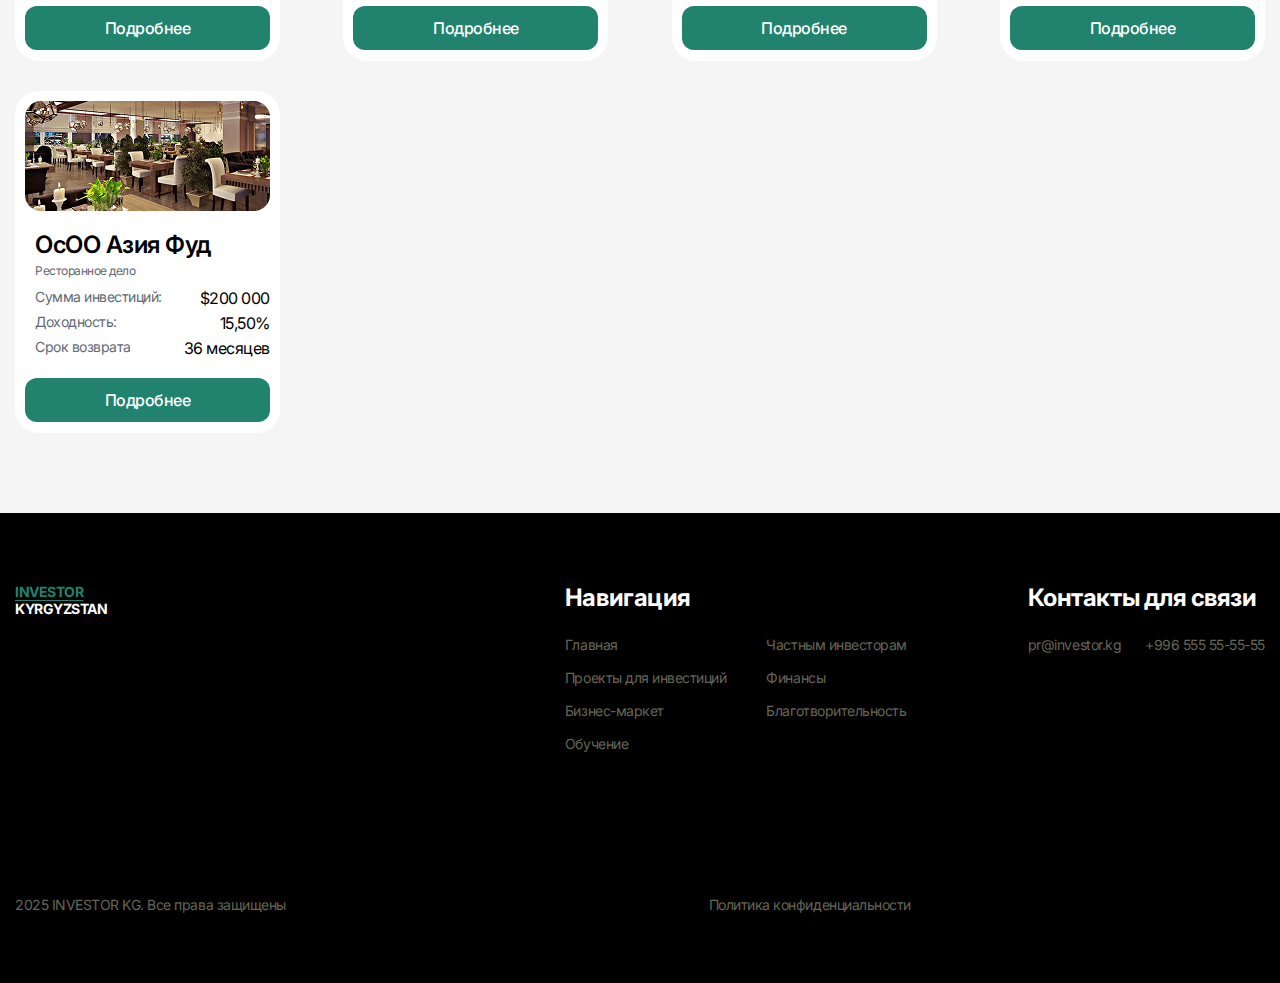
<file: project-show.html>
<!DOCTYPE html>
<html lang="ru">
  <head>
    <meta charset="UTF-8" />
    <meta name="viewport" content="width=device-width, initial-scale=1.0" />
    <title>Document</title>

    <link rel="stylesheet" href="assets/css/style.css" />
    <link rel="stylesheet" href="assets/css/investment.css" />
    <link
      rel="stylesheet"
      href="https://cdn.jsdelivr.net/npm/swiper@9/swiper-bundle.min.css"
    />
    <link rel="stylesheet" href="assets/css/project-show.css" />
  </head>
  <body>
    <!-- ===== Header Start ===== -->
    <header class="header">
      <div class="container">
        <div class="wrapper">
          <div>
            <a href="index.html" class="logo">
              <span>INVESTOR</span> <br />
              KYRGYZSTAN</a
            >
          </div>
          <nav class="nav">
            <ul class="nav-list">
              <li class="nav-item">
                <a href="index.html" class="logo logo-menu">
                  <span>INVESTOR</span> <br />
                  KYRGYZSTAN</a
                >
              </li>

              <li class="nav-item">
                <a href="projects-investment.html" class="nav-link"
                  >Проекты для инвестиций</a
                >
              </li>
              <li class="nav-item">
                <a href="market.html" class="nav-link">Бизнес-маркет</a>
              </li>
              <li class="nav-item">
                <a href="school.html" class="nav-link">Обучение</a>
              </li>
              <li class="nav-item dropdown">
                <a href="#" class="nav-link dropdown-toggle">
                  Консалтинг
                  <img src="assets/img/login/r1.svg" alt="" />
                  <!-- ▼ стрелка -->
                </a>
                <ul class="dropdown-menu">
                  <li>
                    <a href="consulting.html" class="dropdown-item nav-link"
                      >Частным инвесторам</a
                    >
                  </li>
                  <li>
                    <a href="portfolio.html" class="dropdown-item nav-link"
                      >Финансы</a
                    >
                  </li>
                </ul>
              </li>

              <li class="nav-item">
                <a href="charity.html" class="nav-link">Благотворительность</a>
              </li>
            </ul>

            <div class="header-bnt-menu">
              <a href="login.html" class="btn">Войти</a>
              <a href="register.html" class="btn btn-active"
                >Зарегистрироваться</a
              >
            </div>
          </nav>

          <div class="burger">
            <span></span>
          </div>

          <div class="header-bnt">
            <a href="login.html" class="btn">Войти</a>
            <a href="register.html" class="btn btn-active"
              >Зарегистрироваться</a
            >
          </div>
        </div>
      </div>
    </header>
    <!-- ===== Header End ===== -->

    <main class="projects-investments-bg">
      <section class="project-show">
        <div class="container">
          <!-- Реклама -->
          <div class="advertising">
            <img src="assets/img/project-investment/advertising.png" alt="" />
          </div>
          <!-- Реклама -->
          <div class="project-show-block">
            <p class="crumbs">
              <a href="projects-investment.html">Проекты для инвестиций ></a>
              <a href="project-show.html">Осоо Азия Фуд</a>
            </p>
            <h2 class="project-show-title">ОсОО Азия Фуд</h2>

            <div class="project-show-info">
              <div class="project-show-slode-img">
                <!-- Большой слайдер -->
                <div class="swiper main-slider">
                  <div class="swiper-wrapper">
                    <div class="swiper-slide">
                      <img
                        src="assets/img/project-investment/image-slider.png"
                        alt=""
                      />
                    </div>
                    <div class="swiper-slide">
                      <img src="assets/img/project-investment/image-slider.png"
                      alt=""" alt="" />
                    </div>
                    <div class="swiper-slide">
                      <img src="assets/img/project-investment/image-slider.png"
                      alt=""" alt="" />
                    </div>
                    <div class="swiper-slide">
                      <img src="assets/img/project-investment/image-slider.png"
                      alt=""" alt="" />
                    </div>
                    <div class="swiper-slide">
                      <img src="assets/img/project-investment/image-slider.png"
                      alt=""" alt="" />
                    </div>
                    <div class="swiper-slide">
                      <img src="assets/img/project-investment/image-slider.png"
                      alt=""" alt="" />
                    </div>
                  </div>
                </div>

                <!-- Маленький слайдер миниатюр -->
                <div class="thumbs-wrapper">
                  <div class="swiper thumbs-slider">
                    <div class="swiper-wrapper">
                      <div class="swiper-slide">
                        <img
                        src="assets/img/project-investment/image-slider.png"
                        alt=""" alt="" />
                      </div>
                      <div class="swiper-slide">
                        <img
                        src="assets/img/project-investment/image-slider.png"
                        alt=""" alt="" />
                      </div>
                      <div class="swiper-slide">
                        <img
                        src="assets/img/project-investment/image-slider.png"
                        alt=""" alt="" />
                      </div>
                      <div class="swiper-slide">
                        <img
                        src="assets/img/project-investment/image-slider.png"
                        alt=""" alt="" />
                      </div>
                      <div class="swiper-slide">
                        <img src="assets/img/project-investment/img-card.png"
                        alt=""" alt="" />
                      </div>
                      <div class="swiper-slide">
                        <img
                        src="assets/img/project-investment/image-slider.png"
                        alt=""" alt="" />
                      </div>
                    </div>
                  </div>
                  <div class="swiper-button-prev thumbs-prev"></div>
                  <div class="swiper-button-next thumbs-next"></div>
                </div>
                <div class="info-date-blocks">
                  <div class="info-date-block">
                    <p>Дата публикации:</p>
                    <p>20.04.2025</p>
                  </div>
                  <div class="info-date-block">
                    <p>Дата обновления:</p>
                    <p>20.04.2025</p>
                  </div>
                </div>
              </div>

              <div class="project-show-info-list">
                <div class="list-block px-30">
                  <p class="list-block-text1">Сумма инвестиций:</p>
                  <p class="list-block-text2">$200 000</p>
                </div>
                <div class="list-block">
                  <p class="list-block-text1">Название компании:</p>
                  <p class="list-block-text2">
                    Семейный ресторан с уникальной азиатской кухней
                  </p>
                </div>
                <div class="list-block">
                  <p class="list-block-text1">Год основания:</p>
                  <p class="list-block-text2">2012</p>
                </div>
                <div class="list-block">
                  <p class="list-block-text1">Локация:</p>
                  <p class="list-block-text2">Бишкек, (район / улица)</p>
                </div>
                <div class="list-block">
                  <p class="list-block-text1">Кол-во сотрудников:</p>
                  <p class="list-block-text2">36</p>
                </div>
                <div class="list-block">
                  <p class="list-block-text1">Зачем нужны инвестиции:</p>
                  <p class="list-block-text2">Хотим открыть 3-ий филиал</p>
                </div>
                <div class="list-block">
                  <p class="list-block-text1">Куда пойдут инвестиции:</p>
                  <p class="list-block-text2">
                    Ремонт помещения, оборудование, маркетинг и оборотные
                    средства
                  </p>
                </div>
                <div class="list-block">
                  <p class="list-block-text1">Доходность:</p>
                  <p class="list-block-text2">$200 000</p>
                </div>
                <div class="list-block">
                  <p class="list-block-text1">Срок возврата:</p>
                  <p class="list-block-text2">36 месяцев</p>
                </div>
                <div class="list-block">
                  <p class="list-block-text1">Гарантии:</p>
                  <p class="list-block-text2">
                    Оборудование в залог. Подписываем договор
                  </p>
                </div>

                <div class="project-show-info-contact">
                  <div class="list-block">
                    <p class="list-block-text1">Контактное лицо:</p>
                    <p class="list-block-text2">Ирина Шейк</p>
                  </div>
                  <div class="list-block">
                    <p class="list-block-text1">Тип предложения:</p>
                    <p class="list-block-text2">Собственник</p>
                  </div>
                  <div class="list-block">
                    <p class="list-block-text1">Номер телефона:</p>
                    <p class="list-block-text2">+996 550 887 654</p>
                  </div>
                </div>

                <div class="project-show-info-btns">
                  <div class="project-show-info-btn-block">
                    <a
                      href="tel:+996550887654"
                      class="project-show-info-btn btn-p"
                      >Позвонить
                      <img src="assets/img/project-investment/phone.png" alt=""
                    /></a>
                  </div>

                  <div class="project-show-info-btn-block">
                    <a href="#" class="project-show-info-btn btn-w"
                      >Написать на WhatsApp
                      <img
                        src="assets/img/project-investment/whatsapp .png"
                        alt=""
                    /></a>
                  </div>
                </div>
              </div>
            </div>

            <div class="info-date-social">
              <div class="info-social">
                <div class="info-social-block">
                  <h4>Поделиться с друзьями:</h4>
                  <div class="social-blocks">
                    <div class="social-block">
                      <a href="#" class="link-social"
                        ><img src="assets/img/project-investment/c1.png" alt=""
                      /></a>
                    </div>
                    <div class="social-block">
                      <a href="#" class="link-social"
                        ><img src="assets/img/project-investment/c2.png" alt=""
                      /></a>
                    </div>
                    <div class="social-block">
                      <a href="#" class="link-social"
                        ><img src="assets/img/project-investment/c3.png" alt=""
                      /></a>
                    </div>
                    <div class="social-block">
                      <a href="#" class="link-social"
                        ><img src="assets/img/project-investment/c4.png" alt=""
                      /></a>
                    </div>
                  </div>
                </div>
              </div>
            </div>
          </div>
        </div>
      </section>

      <!-- ===== Projects for investmentStart =====-->
      <section class="projects-investments projects-id">
        <div class="container">
          <div class="projects-investments-block">
            <h3 class="projects-id-title">Смотрите также:</h3>
            <div class="projects-investments-cards">
              <div class="projects-investments-card">
                <div class="investments-card-img">
                  <img
                    src="assets/img/project-investment/img-card.png"
                    alt=""
                  />
                </div>

                <div class="investments-card-body">
                  <h3 class="investments-card-title">ОсОО Азия Фуд</h3>
                  <p class="investments-card-profi">Ресторанное дело</p>

                  <div class="investments-card-info">
                    <div class="investments-card-info-body">
                      <p class="investments-card-info-text">
                        Cумма инвестиций:
                      </p>
                      <p class="investments-card-info-nubder">$200 000</p>
                    </div>
                    <div class="investments-card-info-body">
                      <p class="investments-card-info-text">Доходность:</p>
                      <p class="investments-card-info-nubder">15,50%</p>
                    </div>
                    <div class="investments-card-info-body">
                      <p class="investments-card-info-text">Cрок возврата</p>
                      <p class="investments-card-info-nubder">36 месяцев</p>
                    </div>
                  </div>
                </div>

                <a href="project-show.html" class="investments-card-btn"
                  >Подробнее</a
                >
              </div>

              <div class="projects-investments-card">
                <div class="investments-card-img">
                  <img
                    src="assets/img/project-investment/img-card.png"
                    alt=""
                  />
                </div>

                <div class="investments-card-body">
                  <h3 class="investments-card-title">ОсОО Азия Фуд</h3>
                  <p class="investments-card-profi">Ресторанное дело</p>

                  <div class="investments-card-info">
                    <div class="investments-card-info-body">
                      <p class="investments-card-info-text">
                        Cумма инвестиций:
                      </p>
                      <p class="investments-card-info-nubder">$200 000</p>
                    </div>
                    <div class="investments-card-info-body">
                      <p class="investments-card-info-text">Доходность:</p>
                      <p class="investments-card-info-nubder">15,50%</p>
                    </div>
                    <div class="investments-card-info-body">
                      <p class="investments-card-info-text">Cрок возврата</p>
                      <p class="investments-card-info-nubder">36 месяцев</p>
                    </div>
                  </div>
                </div>

                <a href="project-show.html" class="investments-card-btn"
                  >Подробнее</a
                >
              </div>

              <div class="projects-investments-card">
                <div class="investments-card-img">
                  <img
                    src="assets/img/project-investment/img-card.png"
                    alt=""
                  />
                </div>

                <div class="investments-card-body">
                  <h3 class="investments-card-title">ОсОО Азия Фуд</h3>
                  <p class="investments-card-profi">Ресторанное дело</p>

                  <div class="investments-card-info">
                    <div class="investments-card-info-body">
                      <p class="investments-card-info-text">
                        Cумма инвестиций:
                      </p>
                      <p class="investments-card-info-nubder">$200 000</p>
                    </div>
                    <div class="investments-card-info-body">
                      <p class="investments-card-info-text">Доходность:</p>
                      <p class="investments-card-info-nubder">15,50%</p>
                    </div>
                    <div class="investments-card-info-body">
                      <p class="investments-card-info-text">Cрок возврата</p>
                      <p class="investments-card-info-nubder">36 месяцев</p>
                    </div>
                  </div>
                </div>

                <a href="project-show.html" class="investments-card-btn"
                  >Подробнее</a
                >
              </div>

              <div class="projects-investments-card">
                <div class="investments-card-img">
                  <img
                    src="assets/img/project-investment/img-card.png"
                    alt=""
                  />
                </div>

                <div class="investments-card-body">
                  <h3 class="investments-card-title">ОсОО Азия Фуд</h3>
                  <p class="investments-card-profi">Ресторанное дело</p>

                  <div class="investments-card-info">
                    <div class="investments-card-info-body">
                      <p class="investments-card-info-text">
                        Cумма инвестиций:
                      </p>
                      <p class="investments-card-info-nubder">$200 000</p>
                    </div>
                    <div class="investments-card-info-body">
                      <p class="investments-card-info-text">Доходность:</p>
                      <p class="investments-card-info-nubder">15,50%</p>
                    </div>
                    <div class="investments-card-info-body">
                      <p class="investments-card-info-text">Cрок возврата</p>
                      <p class="investments-card-info-nubder">36 месяцев</p>
                    </div>
                  </div>
                </div>

                <a href="#" class="investments-card-btn">Подробнее</a>
              </div>

              <div class="projects-investments-card">
                <div class="investments-card-img">
                  <img
                    src="assets/img/project-investment/img-card.png"
                    alt=""
                  />
                </div>

                <div class="investments-card-body">
                  <h3 class="investments-card-title">ОсОО Азия Фуд</h3>
                  <p class="investments-card-profi">Ресторанное дело</p>

                  <div class="investments-card-info">
                    <div class="investments-card-info-body">
                      <p class="investments-card-info-text">
                        Cумма инвестиций:
                      </p>
                      <p class="investments-card-info-nubder">$200 000</p>
                    </div>
                    <div class="investments-card-info-body">
                      <p class="investments-card-info-text">Доходность:</p>
                      <p class="investments-card-info-nubder">15,50%</p>
                    </div>
                    <div class="investments-card-info-body">
                      <p class="investments-card-info-text">Cрок возврата</p>
                      <p class="investments-card-info-nubder">36 месяцев</p>
                    </div>
                  </div>
                </div>

                <a href="project-show.html" class="investments-card-btn"
                  >Подробнее</a
                >
              </div>
            </div>
          </div>
        </div>
      </section>
      <!-- ===== Projects for investment End =====-->
    </main>

    <!-- ===== Footer Start ===== -->
    <footer class="footer">
      <div class="container">
        <div class="footer-block">
          <div class="logo">
            <a href="#"
              ><span class="title-nephritis"> INVESTOR</span> <br />
              KYRGYZSTAN</a
            >
          </div>

          <div class="nav-contact">
            <div>
              <h4>Навигация</h4>
              <nav class="f-nav">
                <ul class="f-nav-list">
                  <li class="f-nav-item">
                    <a href="#" class="f-nav-link">Главная</a>
                  </li>
                  <li class="f-nav-item">
                    <a href="#" class="f-nav-link">Проекты для инвестиций</a>
                  </li>
                  <li class="f-nav-item">
                    <a href="#" class="f-nav-link">Бизнес-маркет</a>
                  </li>
                  <li class="f-nav-item">
                    <a href="#" class="f-nav-link">Обучение</a>
                  </li>
                  <li class="f-nav-item">
                    <a href="#" class="f-nav-link">Частным инвесторам</a>
                  </li>
                  <li class="f-nav-item">
                    <a href="#" class="f-nav-link">Финансы</a>
                  </li>
                  <li class="f-nav-item">
                    <a href="#" class="f-nav-link">Благотворительность</a>
                  </li>
                </ul>
              </nav>
            </div>

            <div class="contact">
              <h4>Контакты для связи</h4>
              <div class="contact-block">
                <div>
                  <a href="mailto:pr@investor.kg">pr@investor.kg</a>
                </div>
                <div>
                  <a href="tel:+996555555555">+996 555 55-55-55</a>
                </div>
              </div>
            </div>
          </div>
        </div>

        <div class="copyright">
          <div class="copyright-block1">
            2025 INVESTOR KG. Все права защищены
          </div>
          <div>Политика конфиденциальности</div>
        </div>
      </div>
    </footer>

    <!-- ===== Footer End ===== -->

    <script src="https://unpkg.com/swiper/swiper-bundle.min.js"></script>

    <script src="assets/js/slider-project.js"></script>
    <script src="assets/js/main.js"></script>
  </body>
</html>
</file>
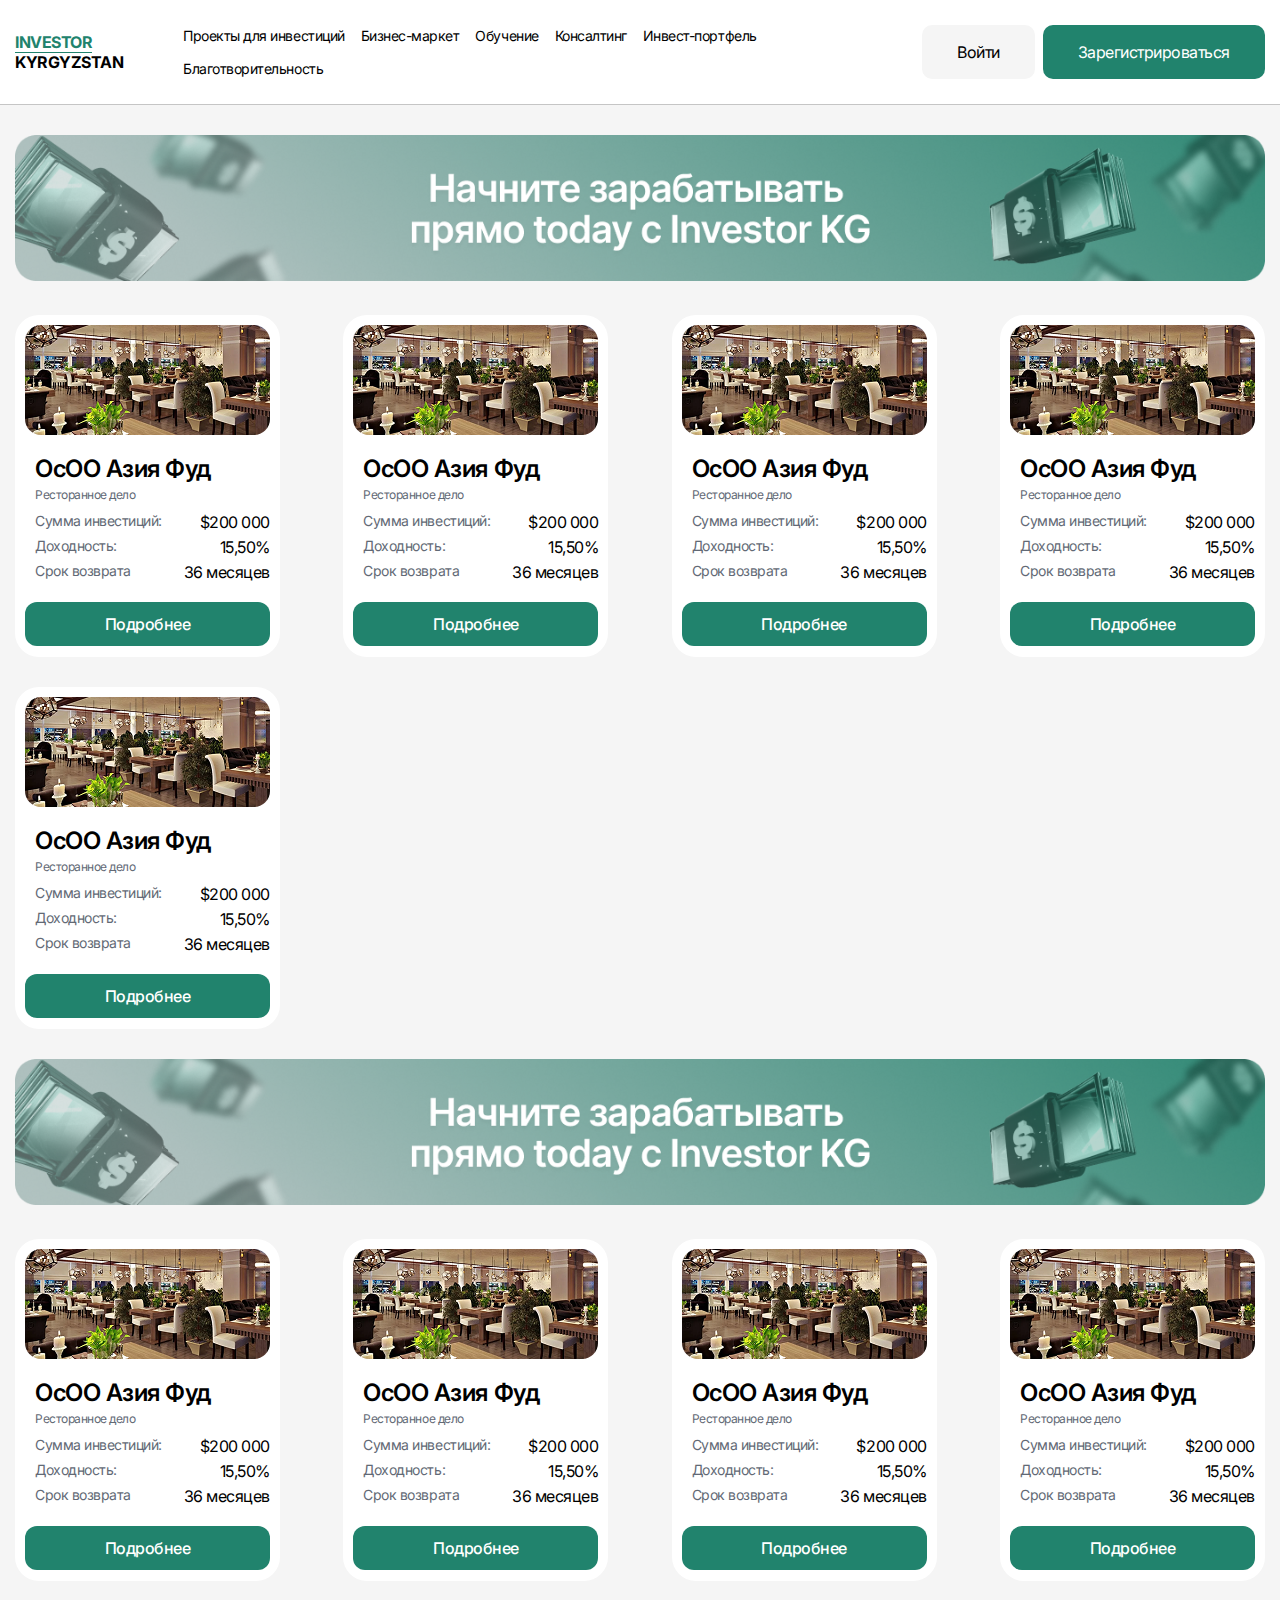
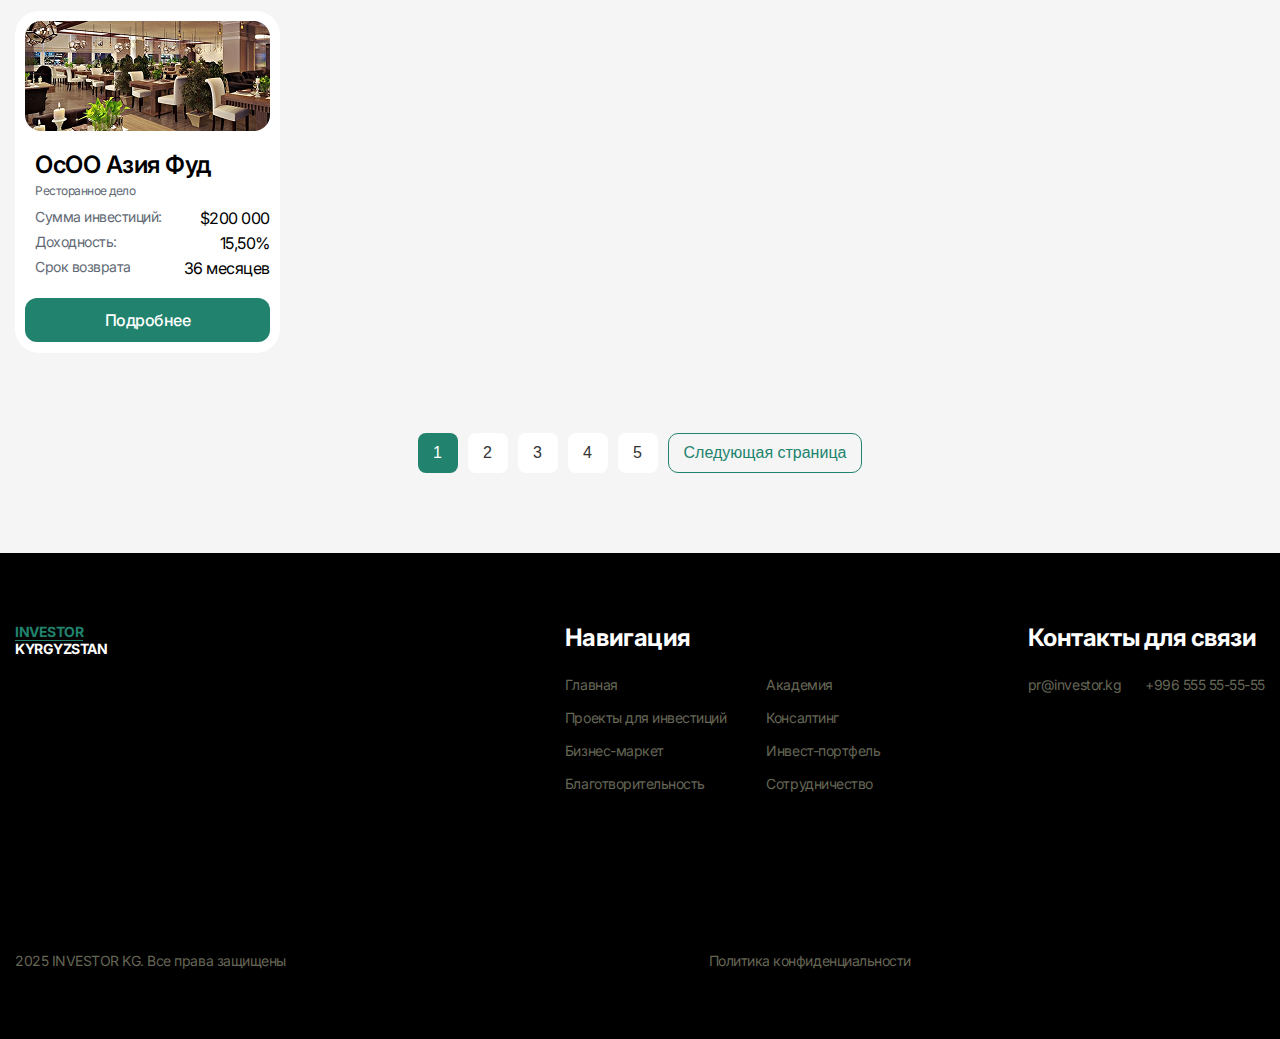
<file: projects-investment.html>
<!DOCTYPE html>
<html lang="ru">
  <head>
    <meta charset="UTF-8" />
    <meta name="viewport" content="width=device-width, initial-scale=1.0" />
    <title>Проекты для инвестиций</title>

    <link rel="stylesheet" href="assets/css/style.css" />
    <link rel="stylesheet" href="assets/css/investment.css" />
  </head>
  <body>
    <!-- ===== Header Start ===== -->
    <header class="header">
      <div class="container">
        <div class="wrapper">
          <div>
            <a href="#" class="logo">
              <span>INVESTOR</span> <br />
              KYRGYZSTAN</a
            >
          </div>
          <nav class="nav">
            <ul class="nav-list">
              <li class="nav-item">
                <a href="projects-investment.html" class="nav-link"
                  >Проекты для инвестиций</a
                >
              </li>
              <li class="nav-item">
                <a href="market.html" class="nav-link">Бизнес-маркет</a>
              </li>
              <li class="nav-item">
                <a href="school.html" class="nav-link">Обучение</a>
              </li>
              <li class="nav-item">
                <a href="consulting.html" class="nav-link">Консалтинг</a>
              </li>
              <li class="nav-item">
                <a href="portfolio.html" class="nav-link">Инвест-портфель</a>
              </li>
              <li class="nav-item">
                <a href="charity.html" class="nav-link">Благотворительность</a>
              </li>
            </ul>

            <div class="header-bnt-menu">
              <a href="login.html" class="btn">Войти</a>
              <a href="register.html" class="btn btn-active"
                >Зарегистрироваться</a
              >
            </div>
          </nav>

          <div class="burger">
            <span></span>
          </div>

          <div class="header-bnt">
            <a href="login.html" class="btn">Войти</a>
            <a href="register.html" class="btn btn-active"
              >Зарегистрироваться</a
            >
          </div>
        </div>
      </div>
    </header>

    <!-- ===== Header End ===== -->

    <main class="projects-investments-bg">
      <!-- ===== Projects for investmentStart =====-->
      <section class="projects-investments">
        <div class="container">
          <div class="projects-investments-block">
            <!-- Реклама -->
            <div class="advertising">
              <img src="assets/img/project-investment/advertising.png" alt="" />
            </div>
            <!-- Реклама -->

            <div class="projects-investments-cards">
              <div class="projects-investments-card">
                <div class="investments-card-img">
                  <img
                    src="assets/img/project-investment/img-card.png"
                    alt=""
                  />
                </div>

                <div class="investments-card-body">
                  <h3 class="investments-card-title">ОсОО Азия Фуд</h3>
                  <p class="investments-card-profi">Ресторанное дело</p>

                  <div class="investments-card-info">
                    <div class="investments-card-info-body">
                      <p class="investments-card-info-text">
                        Cумма инвестиций:
                      </p>
                      <p class="investments-card-info-nubder">$200 000</p>
                    </div>
                    <div class="investments-card-info-body">
                      <p class="investments-card-info-text">Доходность:</p>
                      <p class="investments-card-info-nubder">15,50%</p>
                    </div>
                    <div class="investments-card-info-body">
                      <p class="investments-card-info-text">Cрок возврата</p>
                      <p class="investments-card-info-nubder">36 месяцев</p>
                    </div>
                  </div>
                </div>

                <a href="project-show.html" class="investments-card-btn"
                  >Подробнее</a
                >
              </div>

              <div class="projects-investments-card">
                <div class="investments-card-img">
                  <img
                    src="assets/img/project-investment/img-card.png"
                    alt=""
                  />
                </div>

                <div class="investments-card-body">
                  <h3 class="investments-card-title">ОсОО Азия Фуд</h3>
                  <p class="investments-card-profi">Ресторанное дело</p>

                  <div class="investments-card-info">
                    <div class="investments-card-info-body">
                      <p class="investments-card-info-text">
                        Cумма инвестиций:
                      </p>
                      <p class="investments-card-info-nubder">$200 000</p>
                    </div>
                    <div class="investments-card-info-body">
                      <p class="investments-card-info-text">Доходность:</p>
                      <p class="investments-card-info-nubder">15,50%</p>
                    </div>
                    <div class="investments-card-info-body">
                      <p class="investments-card-info-text">Cрок возврата</p>
                      <p class="investments-card-info-nubder">36 месяцев</p>
                    </div>
                  </div>
                </div>

                <a href="project-show.html" class="investments-card-btn"
                  >Подробнее</a
                >
              </div>

              <div class="projects-investments-card">
                <div class="investments-card-img">
                  <img
                    src="assets/img/project-investment/img-card.png"
                    alt=""
                  />
                </div>

                <div class="investments-card-body">
                  <h3 class="investments-card-title">ОсОО Азия Фуд</h3>
                  <p class="investments-card-profi">Ресторанное дело</p>

                  <div class="investments-card-info">
                    <div class="investments-card-info-body">
                      <p class="investments-card-info-text">
                        Cумма инвестиций:
                      </p>
                      <p class="investments-card-info-nubder">$200 000</p>
                    </div>
                    <div class="investments-card-info-body">
                      <p class="investments-card-info-text">Доходность:</p>
                      <p class="investments-card-info-nubder">15,50%</p>
                    </div>
                    <div class="investments-card-info-body">
                      <p class="investments-card-info-text">Cрок возврата</p>
                      <p class="investments-card-info-nubder">36 месяцев</p>
                    </div>
                  </div>
                </div>

                <a href="project-show.html" class="investments-card-btn"
                  >Подробнее</a
                >
              </div>

              <div class="projects-investments-card">
                <div class="investments-card-img">
                  <img
                    src="assets/img/project-investment/img-card.png"
                    alt=""
                  />
                </div>

                <div class="investments-card-body">
                  <h3 class="investments-card-title">ОсОО Азия Фуд</h3>
                  <p class="investments-card-profi">Ресторанное дело</p>

                  <div class="investments-card-info">
                    <div class="investments-card-info-body">
                      <p class="investments-card-info-text">
                        Cумма инвестиций:
                      </p>
                      <p class="investments-card-info-nubder">$200 000</p>
                    </div>
                    <div class="investments-card-info-body">
                      <p class="investments-card-info-text">Доходность:</p>
                      <p class="investments-card-info-nubder">15,50%</p>
                    </div>
                    <div class="investments-card-info-body">
                      <p class="investments-card-info-text">Cрок возврата</p>
                      <p class="investments-card-info-nubder">36 месяцев</p>
                    </div>
                  </div>
                </div>

                <a href="#" class="investments-card-btn">Подробнее</a>
              </div>

              <div class="projects-investments-card">
                <div class="investments-card-img">
                  <img
                    src="assets/img/project-investment/img-card.png"
                    alt=""
                  />
                </div>

                <div class="investments-card-body">
                  <h3 class="investments-card-title">ОсОО Азия Фуд</h3>
                  <p class="investments-card-profi">Ресторанное дело</p>

                  <div class="investments-card-info">
                    <div class="investments-card-info-body">
                      <p class="investments-card-info-text">
                        Cумма инвестиций:
                      </p>
                      <p class="investments-card-info-nubder">$200 000</p>
                    </div>
                    <div class="investments-card-info-body">
                      <p class="investments-card-info-text">Доходность:</p>
                      <p class="investments-card-info-nubder">15,50%</p>
                    </div>
                    <div class="investments-card-info-body">
                      <p class="investments-card-info-text">Cрок возврата</p>
                      <p class="investments-card-info-nubder">36 месяцев</p>
                    </div>
                  </div>
                </div>

                <a href="project-show.html" class="investments-card-btn"
                  >Подробнее</a
                >
              </div>
            </div>

            <!-- Реклама -->
            <div class="advertising">
              <img src="assets/img/project-investment/advertising.png" alt="" />
            </div>
            <!-- Реклама -->

            <div class="projects-investments-cards">
              <div class="projects-investments-card">
                <div class="investments-card-img">
                  <img
                    src="assets/img/project-investment/img-card.png"
                    alt=""
                  />
                </div>

                <div class="investments-card-body">
                  <h3 class="investments-card-title">ОсОО Азия Фуд</h3>
                  <p class="investments-card-profi">Ресторанное дело</p>

                  <div class="investments-card-info">
                    <div class="investments-card-info-body">
                      <p class="investments-card-info-text">
                        Cумма инвестиций:
                      </p>
                      <p class="investments-card-info-nubder">$200 000</p>
                    </div>
                    <div class="investments-card-info-body">
                      <p class="investments-card-info-text">Доходность:</p>
                      <p class="investments-card-info-nubder">15,50%</p>
                    </div>
                    <div class="investments-card-info-body">
                      <p class="investments-card-info-text">Cрок возврата</p>
                      <p class="investments-card-info-nubder">36 месяцев</p>
                    </div>
                  </div>
                </div>

                <a href="project-show.html" class="investments-card-btn"
                  >Подробнее</a
                >
              </div>

              <div class="projects-investments-card">
                <div class="investments-card-img">
                  <img
                    src="assets/img/project-investment/img-card.png"
                    alt=""
                  />
                </div>

                <div class="investments-card-body">
                  <h3 class="investments-card-title">ОсОО Азия Фуд</h3>
                  <p class="investments-card-profi">Ресторанное дело</p>

                  <div class="investments-card-info">
                    <div class="investments-card-info-body">
                      <p class="investments-card-info-text">
                        Cумма инвестиций:
                      </p>
                      <p class="investments-card-info-nubder">$200 000</p>
                    </div>
                    <div class="investments-card-info-body">
                      <p class="investments-card-info-text">Доходность:</p>
                      <p class="investments-card-info-nubder">15,50%</p>
                    </div>
                    <div class="investments-card-info-body">
                      <p class="investments-card-info-text">Cрок возврата</p>
                      <p class="investments-card-info-nubder">36 месяцев</p>
                    </div>
                  </div>
                </div>

                <a href="project-show.html" class="investments-card-btn"
                  >Подробнее</a
                >
              </div>

              <div class="projects-investments-card">
                <div class="investments-card-img">
                  <img
                    src="assets/img/project-investment/img-card.png"
                    alt=""
                  />
                </div>

                <div class="investments-card-body">
                  <h3 class="investments-card-title">ОсОО Азия Фуд</h3>
                  <p class="investments-card-profi">Ресторанное дело</p>

                  <div class="investments-card-info">
                    <div class="investments-card-info-body">
                      <p class="investments-card-info-text">
                        Cумма инвестиций:
                      </p>
                      <p class="investments-card-info-nubder">$200 000</p>
                    </div>
                    <div class="investments-card-info-body">
                      <p class="investments-card-info-text">Доходность:</p>
                      <p class="investments-card-info-nubder">15,50%</p>
                    </div>
                    <div class="investments-card-info-body">
                      <p class="investments-card-info-text">Cрок возврата</p>
                      <p class="investments-card-info-nubder">36 месяцев</p>
                    </div>
                  </div>
                </div>

                <a href="project-show.html" class="investments-card-btn"
                  >Подробнее</a
                >
              </div>

              <div class="projects-investments-card">
                <div class="investments-card-img">
                  <img
                    src="assets/img/project-investment/img-card.png"
                    alt=""
                  />
                </div>

                <div class="investments-card-body">
                  <h3 class="investments-card-title">ОсОО Азия Фуд</h3>
                  <p class="investments-card-profi">Ресторанное дело</p>

                  <div class="investments-card-info">
                    <div class="investments-card-info-body">
                      <p class="investments-card-info-text">
                        Cумма инвестиций:
                      </p>
                      <p class="investments-card-info-nubder">$200 000</p>
                    </div>
                    <div class="investments-card-info-body">
                      <p class="investments-card-info-text">Доходность:</p>
                      <p class="investments-card-info-nubder">15,50%</p>
                    </div>
                    <div class="investments-card-info-body">
                      <p class="investments-card-info-text">Cрок возврата</p>
                      <p class="investments-card-info-nubder">36 месяцев</p>
                    </div>
                  </div>
                </div>

                <a href="project-show.html" class="investments-card-btn"
                  >Подробнее</a
                >
              </div>

              <div class="projects-investments-card">
                <div class="investments-card-img">
                  <img
                    src="assets/img/project-investment/img-card.png"
                    alt=""
                  />
                </div>

                <div class="investments-card-body">
                  <h3 class="investments-card-title">ОсОО Азия Фуд</h3>
                  <p class="investments-card-profi">Ресторанное дело</p>

                  <div class="investments-card-info">
                    <div class="investments-card-info-body">
                      <p class="investments-card-info-text">
                        Cумма инвестиций:
                      </p>
                      <p class="investments-card-info-nubder">$200 000</p>
                    </div>
                    <div class="investments-card-info-body">
                      <p class="investments-card-info-text">Доходность:</p>
                      <p class="investments-card-info-nubder">15,50%</p>
                    </div>
                    <div class="investments-card-info-body">
                      <p class="investments-card-info-text">Cрок возврата</p>
                      <p class="investments-card-info-nubder">36 месяцев</p>
                    </div>
                  </div>
                </div>

                <a href="project-show.html" class="investments-card-btn"
                  >Подробнее</a
                >
              </div>
            </div>

            <div class="pagination">
              <a href="#" class="pagination-arrow">&laquo;</a>
              <button class="pagination-btn active">1</button>
              <button class="pagination-btn">2</button>
              <button class="pagination-btn">3</button>
              <button class="pagination-btn">4</button>
              <button class="pagination-btn">5</button>
              <button class="pagination-next">Следующая страница</button>
              <a href="#" class="pagination-arrow">&raquo;</a>
            </div>
          </div>
        </div>
      </section>
      <!-- ===== Projects for investment End =====-->
    </main>

    <!-- ===== Footer Start ===== -->
    <footer class="footer">
      <div class="container">
        <div class="footer-block">
          <div class="logo">
            <a href="#"
              ><span class="title-nephritis"> INVESTOR</span> <br />
              KYRGYZSTAN</a
            >
          </div>

          <div class="nav-contact">
            <div>
              <h4>Навигация</h4>
              <nav class="f-nav">
                <ul class="f-nav-list">
                  <li class="f-nav-item">
                    <a href="#" class="f-nav-link">Главная</a>
                  </li>
                  <li class="f-nav-item">
                    <a href="#" class="f-nav-link">Проекты для инвестиций</a>
                  </li>
                  <li class="f-nav-item">
                    <a href="#" class="f-nav-link">Бизнес-маркет</a>
                  </li>
                  <li class="f-nav-item">
                    <a href="#" class="f-nav-link">Благотворительность</a>
                  </li>
                  <li class="f-nav-item">
                    <a href="#" class="f-nav-link">Академия</a>
                  </li>
                  <li class="f-nav-item">
                    <a href="#" class="f-nav-link">Консалтинг</a>
                  </li>
                  <li class="f-nav-item">
                    <a href="#" class="f-nav-link">Инвест-портфель</a>
                  </li>
                  <li class="f-nav-item">
                    <a href="#" class="f-nav-link">Сотрудничество</a>
                  </li>
                </ul>
              </nav>
            </div>

            <div class="contact">
              <h4>Контакты для связи</h4>
              <div class="contact-block">
                <div>
                  <a href="mailto:pr@investor.kg">pr@investor.kg</a>
                </div>
                <div>
                  <a href="tel:+996555555555">+996 555 55-55-55</a>
                </div>
              </div>
            </div>
          </div>
        </div>

        <div class="copyright">
          <div class="copyright-block1">
            2025 INVESTOR KG. Все права защищены
          </div>
          <div>Политика конфиденциальности</div>
        </div>
      </div>
    </footer>

    <!-- ===== Footer End ===== -->
    <script src="assets/js/main.js"></script>
  </body>
</html>
</file>
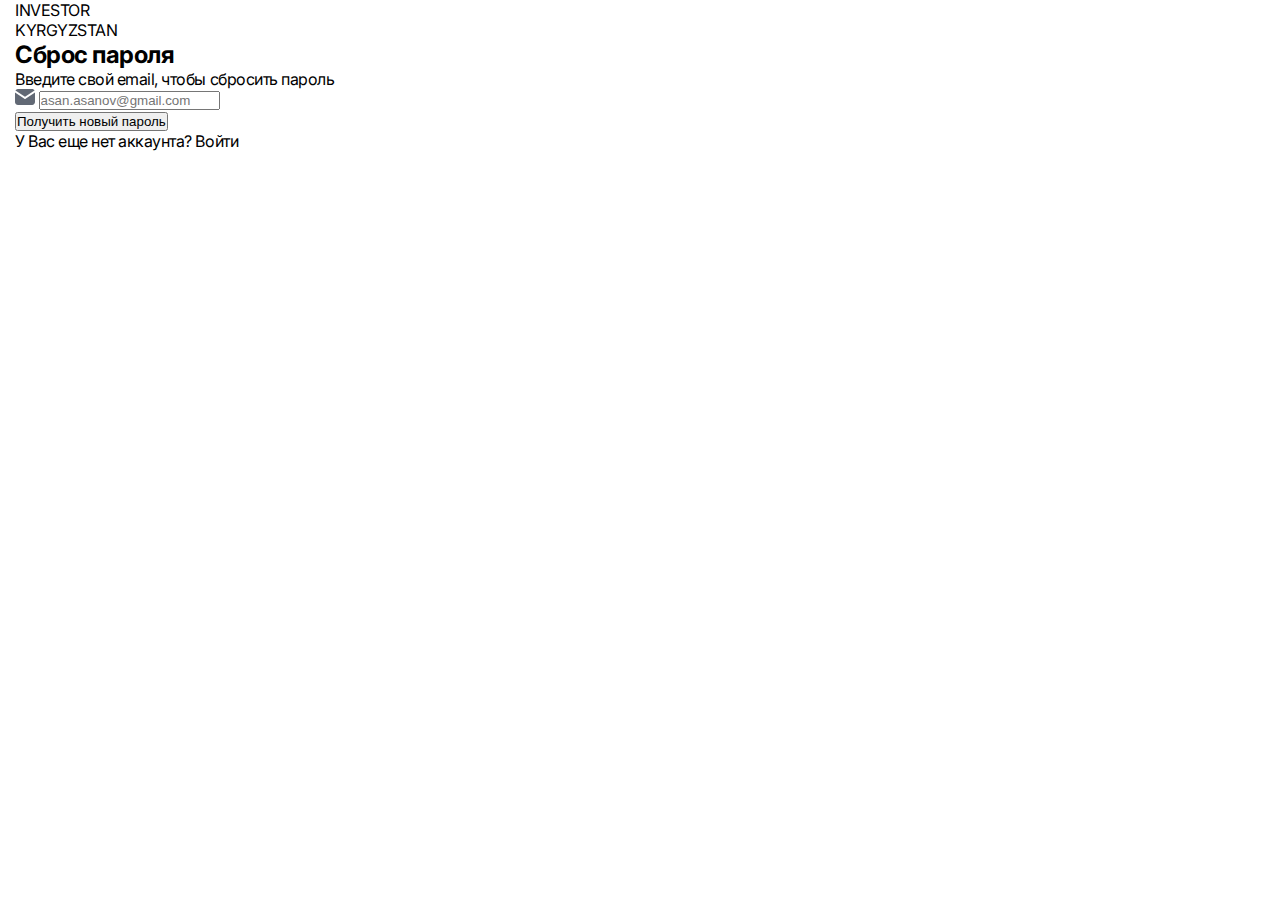
<file: reset-password.html>
<!DOCTYPE html>
<html lang="ru">
  <head>
    <meta charset="UTF-8" />
    <meta name="viewport" content="width=device-width, initial-scale=1.0" />
    <title>Сброс пароля</title>
    <link rel="stylesheet" href="assets/css/style.css" />
    <link rel="stylesheet" href="assets/css/login.css" />
  </head>
  <body>
    <main>
      <section class="login">
        <div class="container">
          <div class="login-page">
            <div class="login-form">
              <div class="logo-form">
                <a href="index.html">
                  <span>INVESTOR</span> <br />
                  KYRGYZSTAN</a
                >
              </div>

              <form action="#" method="post" class="form-block">
                <h2>Сброс пароля</h2>

                <div>
                  <p class="form-block-text">
                    Введите свой email, чтобы сбросить пароль
                  </p>
                </div>
                <div class="input-wrapper">
                  <img class="icons-1" src="assets/img/login/i4.svg" alt="" />
                  <input
                    type="phone"
                    name="phone"
                    placeholder="asan.asanov@gmail.com"
                  />
                </div>

                <button type="submit">Получить новый пароль</button>

                <div class="no-account">
                  <p>
                    У Вас еще нет аккаунта?
                    <a href="login.html">Войти</a>
                  </p>
                </div>
              </form>
            </div>
          </div>
        </div>
      </section>
    </main>

    <script src="assets/js/main.js"></script>
  </body>
</html>
</file>
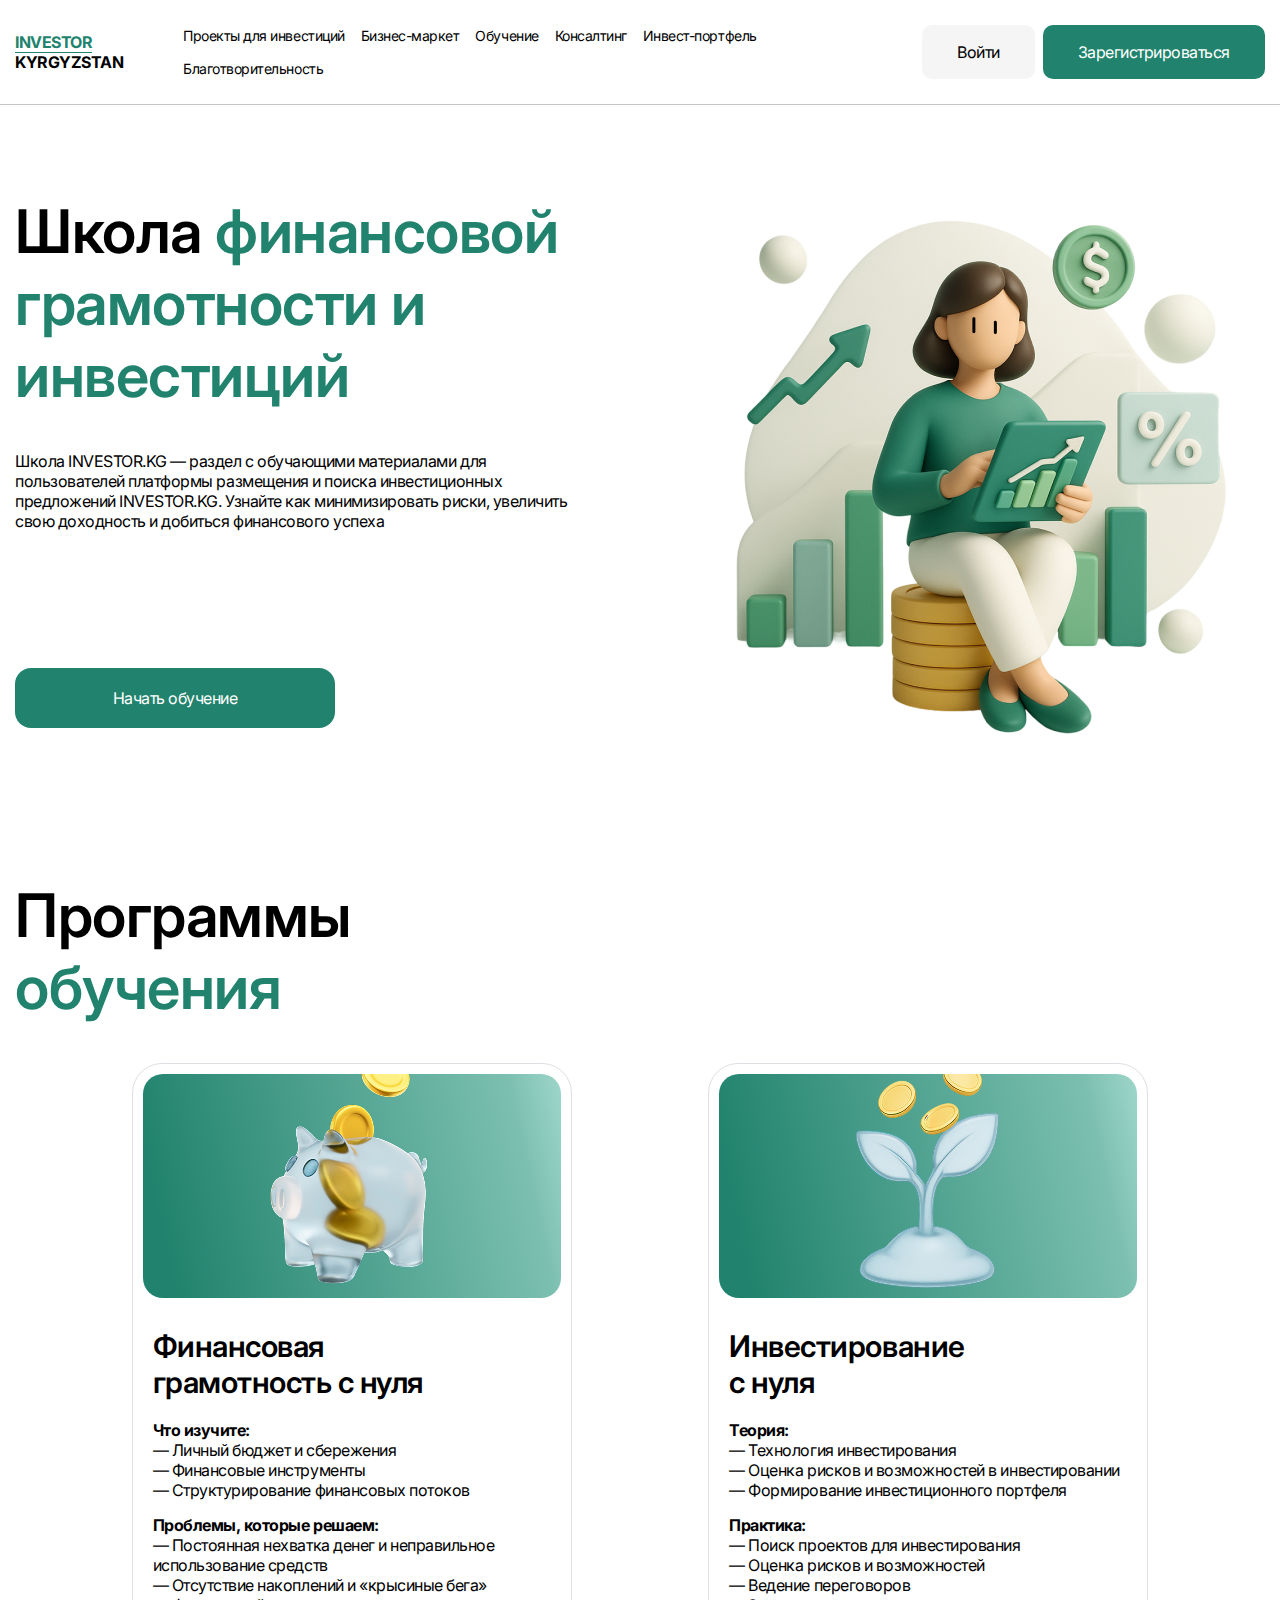
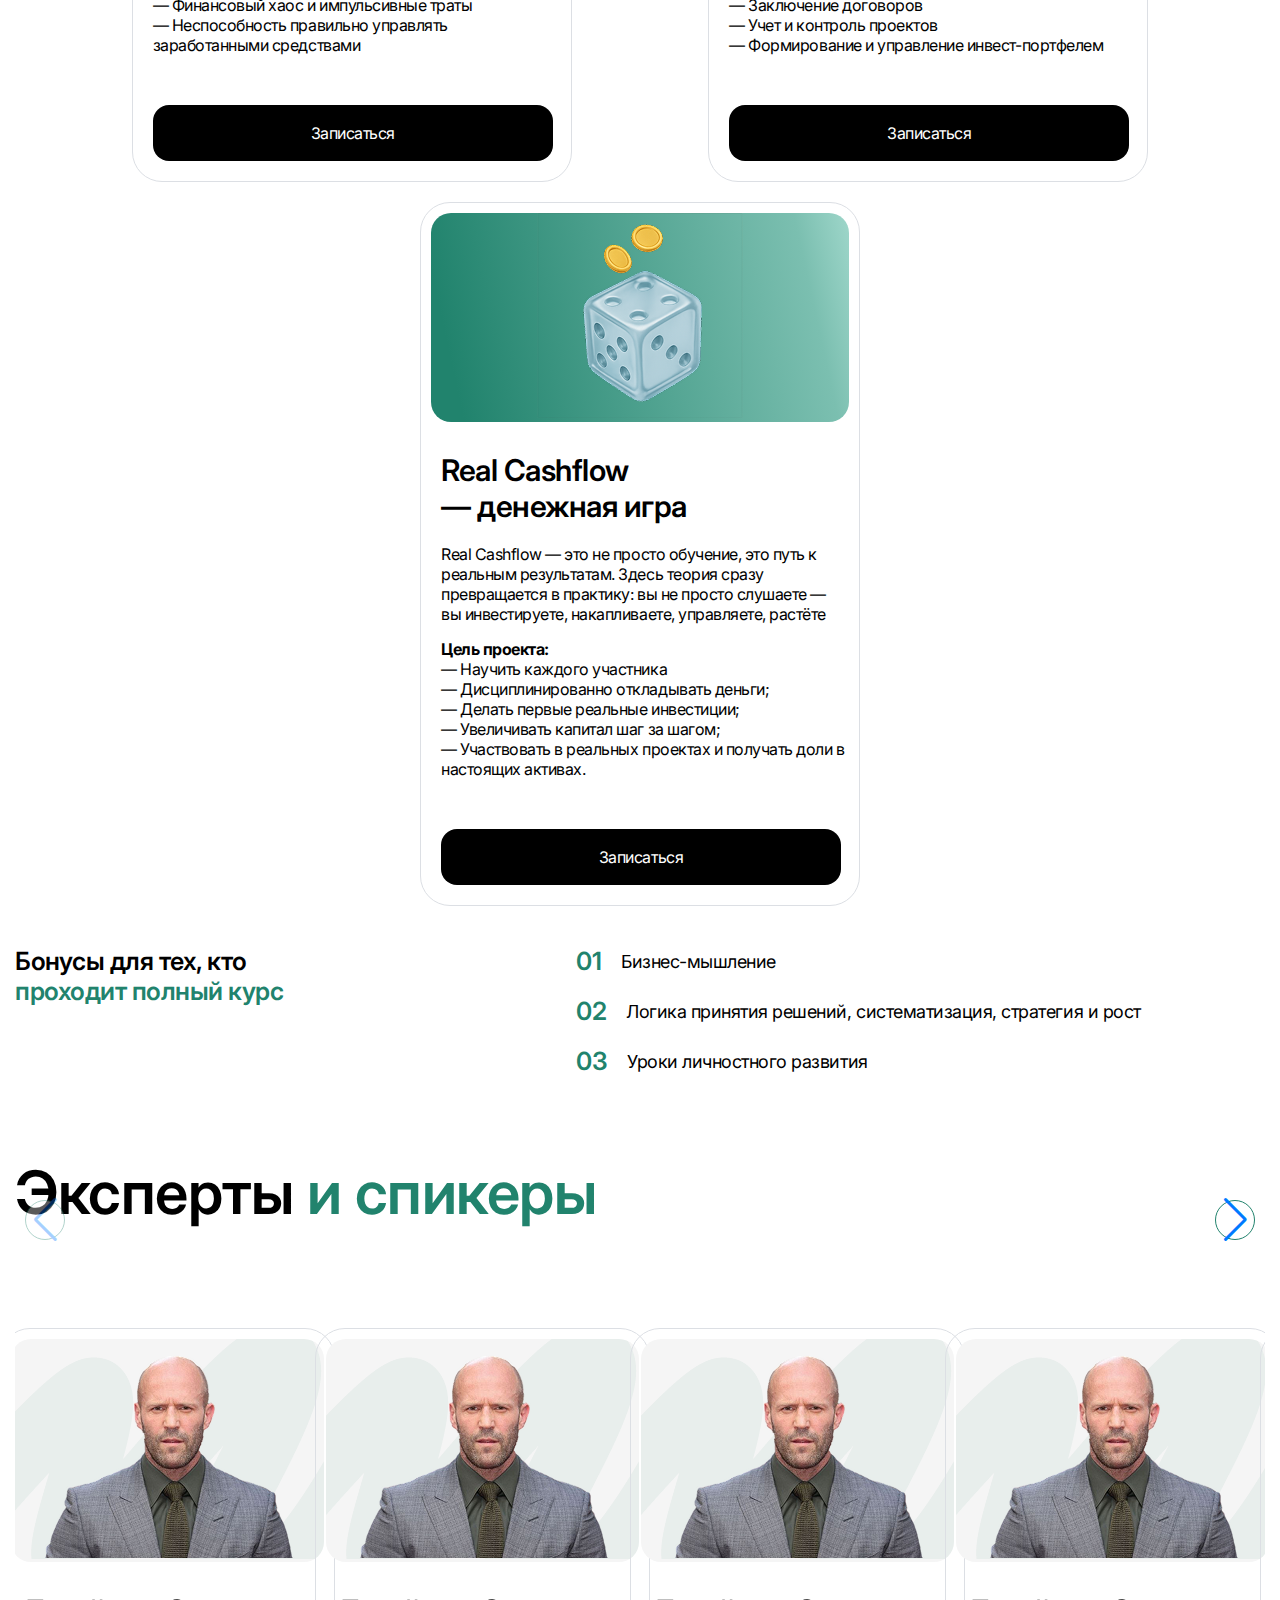
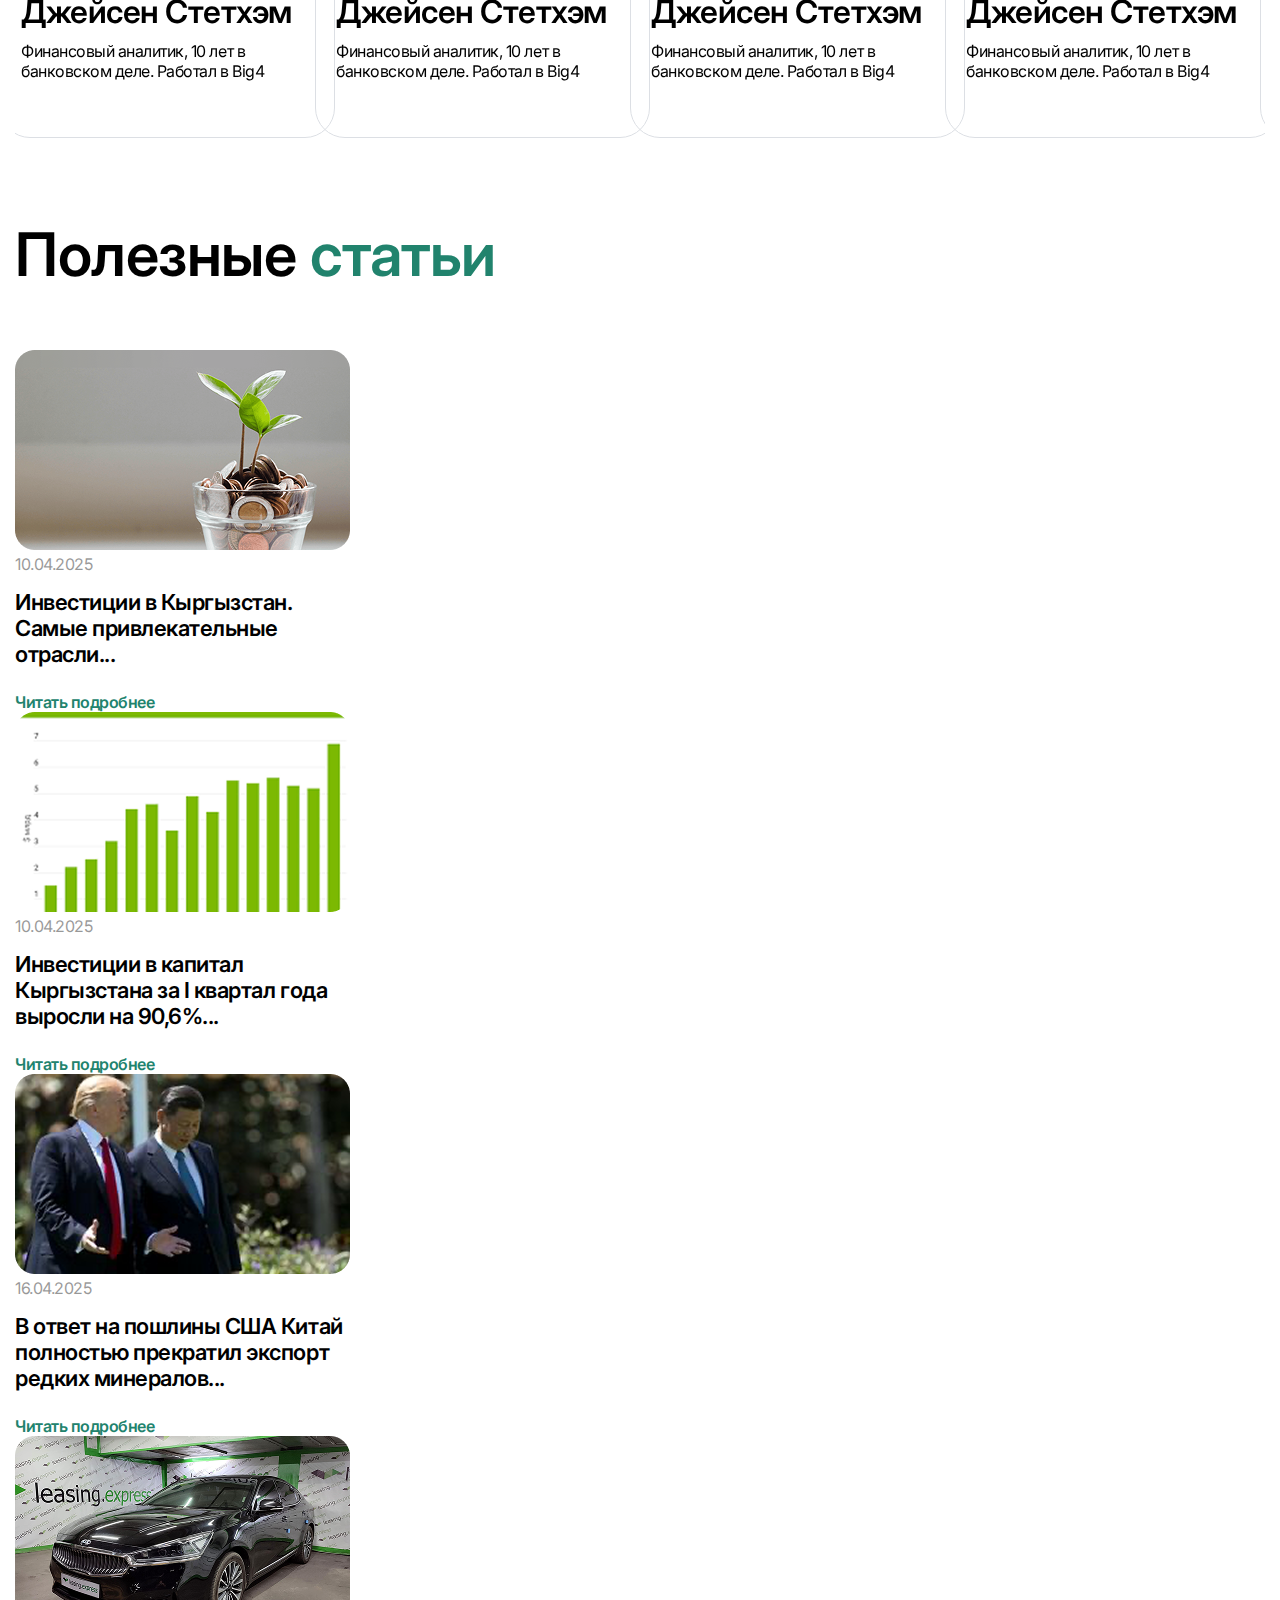
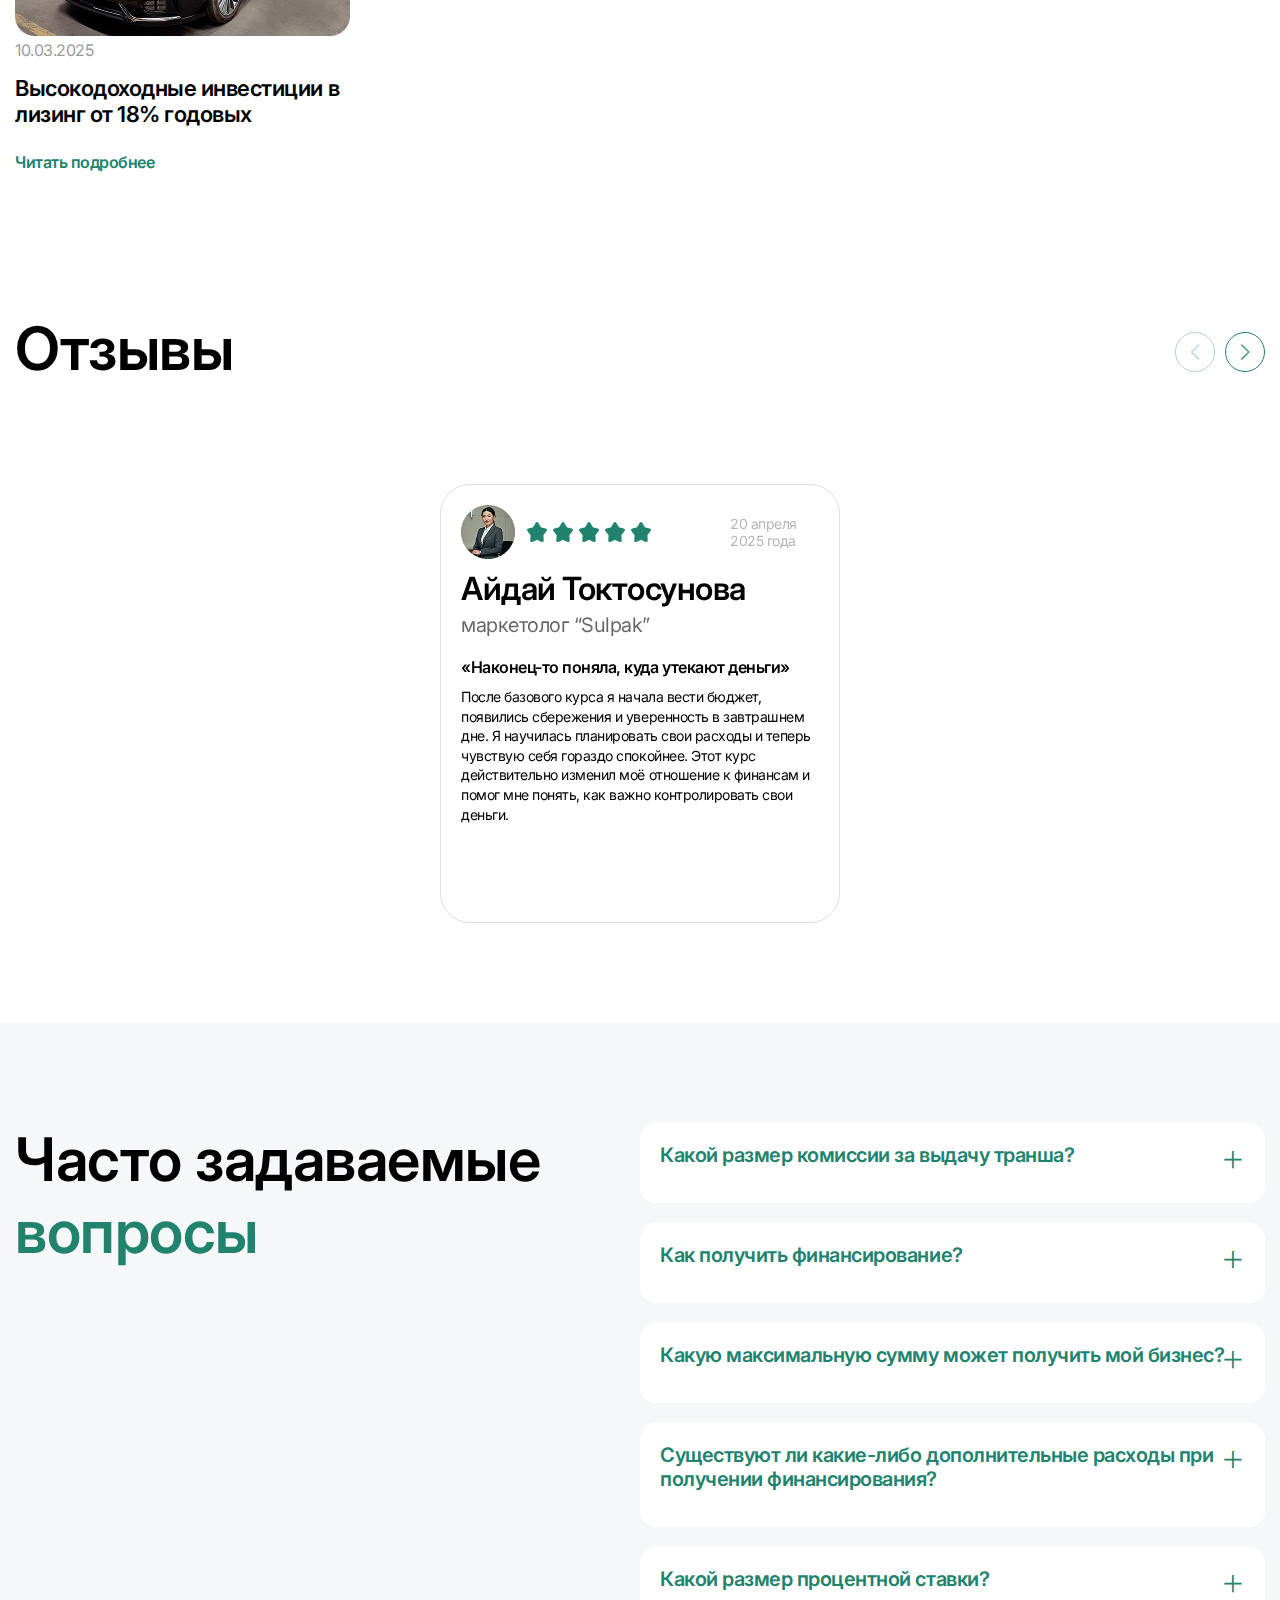
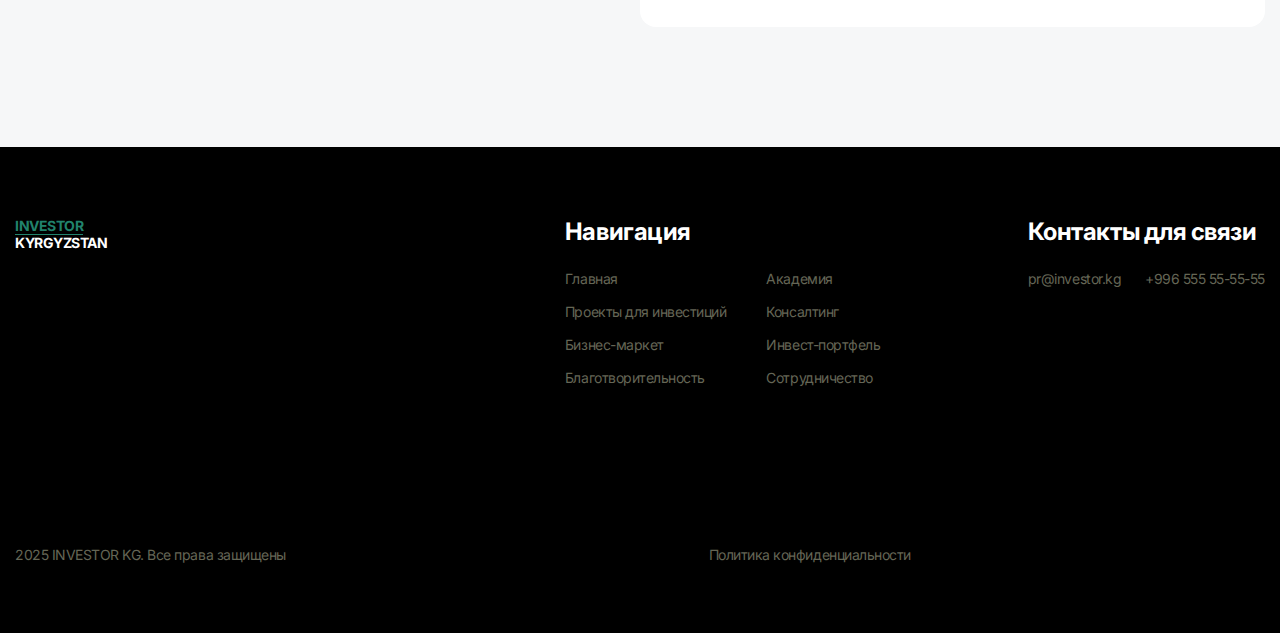
<file: school.html>
<!DOCTYPE html>
<html lang="ru">
  <head>
    <meta charset="UTF-8" />
    <meta name="viewport" content="width=device-width, initial-scale=1.0" />
    <title>Обучение</title>

    <link
      rel="stylesheet"
      href="https://unpkg.com/swiper/swiper-bundle.min.css"
    />
    <link rel="stylesheet" href="assets/css/style.css" />
    <link rel="stylesheet" href="assets/css/school.css" />
  </head>
  <body>
    <!-- ===== Header Start ===== -->
    <header class="header">
      <div class="container">
        <div class="wrapper">
          <div>
            <a href="index.html" class="logo">
              <span>INVESTOR</span> <br />
              KYRGYZSTAN</a
            >
          </div>
          <nav class="nav">
            <ul class="nav-list">
              <li class="nav-item">
                <a href="#" class="nav-link">Проекты для инвестиций</a>
              </li>
              <li class="nav-item">
                <a href="#" class="nav-link">Бизнес-маркет</a>
              </li>
              <li class="nav-item">
                <a href="school.html" class="nav-link">Обучение</a>
              </li>
              <li class="nav-item">
                <a href="#" class="nav-link">Консалтинг</a>
              </li>
              <li class="nav-item">
                <a href="#" class="nav-link">Инвест-портфель</a>
              </li>
              <li class="nav-item">
                <a href="#" class="nav-link">Благотворительность</a>
              </li>
            </ul>

            <div class="header-bnt-menu">
              <a href="login.html" class="btn">Войти</a>
              <a href="register.html" class="btn btn-active"
                >Зарегистрироваться</a
              >
            </div>
          </nav>

          <div class="burger">
            <span></span>
          </div>

          <div class="header-bnt">
            <a href="login.html" class="btn">Войти</a>
            <a href="register.html" class="btn btn-active"
              >Зарегистрироваться</a
            >
          </div>
        </div>
      </div>
    </header>

    <!-- ===== Header End ===== -->

    <main>
      <!-- ===== School-info Start ====== -->
      <section class="school-info">
        <div class="container">
          <div class="school-wrapper">
            <div class="school-block-info">
              <h1 class="school-intro">
                Школа
                <span class="title-nephritis">
                  финансовой грамотности и инвестиций</span
                >
              </h1>

              <p class="school-text">
                Школа INVESTOR.KG — раздел с обучающими материалами для
                пользователей платформы размещения и поиска инвестиционных
                предложений INVESTOR.KG. Узнайте как минимизировать риски,
                увеличить свою доходность и добиться финансового успеха
              </p>

              <a href="#">Начать обучение</a>
            </div>

            <div class="school-img">
              <img src="assets/img/school/bg.png" alt="" />
            </div>
          </div>
        </div>
      </section>
      <!-- ===== School-info End ====== -->

      <!-- ===== Program-info Start ====== -->
      <section class="program-info">
        <div class="container">
          <div class="program-info-block">
            <h2 class="size-60px">
              Программы <br />
              <span class="title-nephritis">обучения</span>
            </h2>

            <div class="program-info-cards">
              <div class="program-info-card">
                <div class="program-info-card-img">
                  <img src="assets/img/school/i1.png" alt="" />
                </div>

                <div class="program-info-card-info">
                  <h3>
                    Финансовая <br />
                    грамотность с нуля
                  </h3>

                  <div class="card-block-wrapper">
                    <div class="card-block-1">
                      <h4>Что изучите:</h4>
                      <p>— Личный бюджет и сбережения</p>
                      <p>— Финансовые инструменты</p>
                      <p>— Структурирование финансовых потоков</p>
                    </div>

                    <div class="card-block-2">
                      <h4>Проблемы, которые решаем:</h4>
                      <p>
                        — Постоянная нехватка денег и неправильное использование
                        средств
                      </p>
                      <p>— Отсутствие накоплений и «крысиные бега»</p>
                      <p>— Финансовый хаос и импульсивные траты</p>
                      <p>
                        — Неспособность правильно управлять заработанными
                        средствами
                      </p>
                    </div>
                  </div>

                  <div class="card-info-btn">
                    <a href="#">Записаться</a>
                  </div>
                </div>
              </div>

              <div class="program-info-card">
                <div class="program-info-card-img">
                  <img src="assets/img/school/i2.png" alt="" />
                </div>

                <div class="program-info-card-info">
                  <h3>
                    Инвестирование <br />
                    с нуля
                  </h3>

                  <div class="card-block-1">
                    <h4>Теория:</h4>
                    <p>— Технология инвестирования</p>
                    <p>— Оценка рисков и возможностей в инвестировании</p>
                    <p>— Формирование инвестиционного портфеля</p>
                  </div>

                  <div class="card-block-2">
                    <h4>Практика:</h4>
                    <p>— Поиск проектов для инвестирования</p>
                    <p>— Оценка рисков и возможностей</p>
                    <p>— Ведение переговоров</p>
                    <p>— Заключение договоров</p>
                    <p>— Учет и контроль проектов</p>
                    <p>— Формирование и управление инвест-портфелем</p>
                  </div>

                  <div class="card-info-btn">
                    <a href="#">Записаться</a>
                  </div>
                </div>
              </div>

              <div class="program-info-card">
                <div class="program-info-card-img">
                  <img src="assets/img/school/i3.png" alt="" />
                </div>

                <div class="program-info-card-info">
                  <h3>
                    Real Cashflow<br />
                    — денежная игра
                  </h3>

                  <div class="card-block-1">
                    <p class="card-3-p">
                      Real Cashflow — это не просто обучение, это путь к
                      реальным результатам. Здесь теория сразу превращается в
                      практику: вы не просто слушаете — вы инвестируете,
                      накапливаете, управляете, растёте
                    </p>
                  </div>
                  <div class="card-block-2">
                    <h4>Цель проекта:</h4>
                    <p>— Научить каждого участника</p>
                    <p>— Дисциплинированно откладывать деньги;</p>
                    <p>— Делать первые реальные инвестиции;</p>
                    <p>— Увеличивать капитал шаг за шагом;</p>
                    <p>
                      — Участвовать в реальных проектах и получать доли в
                      настоящих активах.
                    </p>
                  </div>

                  <div class="card-info-btn">
                    <a href="#">Записаться</a>
                  </div>
                </div>
              </div>
            </div>

            <div class="bonus">
              <div class="bonus-title">
                <p>
                  Бонусы для тех, кто <br / class="br">
                  <span class="title-nephritis">проходит полный курс</span>
                </p>
              </div>

              <div class="skil">
                <div class="bonus-skil">
                  <p class="bonus-skil-number">01</p>
                  <p class="bonus-skil-text">Бизнес-мышление</p>
                </div>
                <div class="bonus-skil">
                  <p class="bonus-skil-number">02</p>
                  <p class="bonus-skil-text">
                    Логика принятия решений, систематизация, стратегия и рост
                  </p>
                </div>
                <div class="bonus-skil">
                  <p class="bonus-skil-number">03</p>
                  <p class="bonus-skil-text">Уроки личностного развития</p>
                </div>
              </div>
            </div>
          </div>
        </div>
      </section>
      <!-- ===== Program-info End  ====== -->

      <!-- ===== Expert Start ====== -->

      <section class="expert">
        <div class="container">
          <div class="expert-block">
            <div class="expert-block-header">
              <h2 class="expert-block-title size-60px">
                Эксперты <span class="title-nephritis">и спикеры</span>
              </h2>

              <!-- Стрелочки -->
              <div class="expert-navigation">
                <div class="swiper-button-prev custom-swiper-button"></div>
                <div class="swiper-button-next custom-swiper-button"></div>
              </div>
            </div>

            <!-- Слайдер -->
            <div class="swiper expert-swiper">
              <div class="swiper-wrapper">
                <div class="swiper-slide">
                  <div class="expert-card">
                    <div class="expert-img">
                      <img src="assets/img/school/user.png" alt="" />
                    </div>
                    <div class="expert-name">
                      <h3>Джейсен Стетхэм</h3>
                      <p>
                        Финансовый аналитик, 10 лет в банковском деле. Работал в
                        Big4
                      </p>
                    </div>
                  </div>
                </div>
                <div class="swiper-slide">
                  <div class="expert-card">
                    <div class="expert-img">
                      <img src="assets/img/school/user.png" alt="" />
                    </div>
                    <div class="expert-name">
                      <h3>Джейсен Стетхэм</h3>
                      <p>
                        Финансовый аналитик, 10 лет в банковском деле. Работал в
                        Big4
                      </p>
                    </div>
                  </div>
                </div>
                <div class="swiper-slide">
                  <div class="expert-card">
                    <div class="expert-img">
                      <img src="assets/img/school/user.png" alt="" />
                    </div>
                    <div class="expert-name">
                      <h3>Джейсен Стетхэм</h3>
                      <p>
                        Финансовый аналитик, 10 лет в банковском деле. Работал в
                        Big4
                      </p>
                    </div>
                  </div>
                </div>
                <div class="swiper-slide">
                  <div class="expert-card">
                    <div class="expert-img">
                      <img src="assets/img/school/user.png" alt="" />
                    </div>
                    <div class="expert-name">
                      <h3>Джейсен Стетхэм</h3>
                      <p>
                        Финансовый аналитик, 10 лет в банковском деле. Работал в
                        Big4
                      </p>
                    </div>
                  </div>
                </div>
                <div class="swiper-slide">
                  <div class="expert-card">
                    <div class="expert-img">
                      <img src="assets/img/school/user.png" alt="" />
                    </div>
                    <div class="expert-name">
                      <h3>Джейсен Стетхэм</h3>
                      <p>
                        Финансовый аналитик, 10 лет в банковском деле. Работал в
                        Big4
                      </p>
                    </div>
                  </div>
                </div>
                <div class="swiper-slide">
                  <div class="expert-card">
                    <div class="expert-img">
                      <img src="assets/img/school/user.png" alt="" />
                    </div>
                    <div class="expert-name">
                      <h3>Джейсен Стетхэм</h3>
                      <p>
                        Финансовый аналитик, 10 лет в банковском деле. Работал в
                        Big4
                      </p>
                    </div>
                  </div>
                </div>

                <!-- ещё карточки -->
              </div>
            </div>
          </div>
        </div>
      </section>

      <!-- ===== Expert End ====== -->

      <!-- ===== Article Start ====== -->

      <section class="article">
        <div class="container">
          <div class="article-block">
            <h2 class="article-block-title size-60px">
              Полезные <span class="title-nephritis">статьи</span>
            </h2>

            <div class="article-cards">
              <div class="article-card">
                <img src="assets/img/school/ar1.png" alt="" />

                <p>10.04.2025</p>
                <h3 class="article-card-title">
                  Инвестиции в Кыргызстан. Самые привлекательные отрасли...
                </h3>

                <a href="#">Читать подробнее</a>
              </div>

              <div class="article-card">
                <img src="assets/img/school/ar2.png" alt="" />

                <p>10.04.2025</p>
                <h3 class="article-card-title">
                  Инвестиции в капитал Кыргызстана за I квартал года выросли на
                  90,6%...
                </h3>

                <a href="#">Читать подробнее</a>
              </div>

              <div class="article-card">
                <img src="assets/img/school/ar3.png" alt="" />

                <p>16.04.2025</p>
                <h3 class="article-card-title">
                  В ответ на пошлины США Китай полностью прекратил экспорт
                  редких минералов...
                </h3>

                <a href="#">Читать подробнее</a>
              </div>

              <div class="article-card">
                <img src="assets/img/school/ar4.png" alt="" />

                <p>10.03.2025</p>
                <h3 class="article-card-title">
                  Высокодоходные инвестиции в лизинг от 18% годовых
                </h3>

                <a href="#">Читать подробнее</a>
              </div>
            </div>
          </div>
        </div>
      </section>

      <!-- ===== Article End ====== -->

      <!-- ===== Reviews Start ====== -->

      <section class="reviews">
        <div class="container">
          <div class="reviews-bloc">
            <div class="reviews-block-header">
              <h2 class="reviews-block-title size-60px">Отзывы</h2>

              <!-- Стрелочки -->
              <div class="reviews-navigation">
                <div
                  class="swiper-button-prev reviews-button-prev custom-swiper-button"
                ></div>
                <div
                  class="swiper-button-next reviews-button-next custom-swiper-button"
                ></div>
              </div>
            </div>

            <div class="swiper reviews-swiper">
              <div class="swiper-wrapper">
                <div class="swiper-slide">
                  <div class="reviews-card">
                    <div class="reviews-card-img">
                      <img
                        class="reviews-card-img-user"
                        src="assets/img/school/ava.png"
                        alt=""
                      />
                      <img src="assets/img/school/star.svg" alt="" />
                      <p>20 апреля 2025 года</p>
                    </div>
                    <div class="reviews-card-info">
                      <h3 class="reviews-card-name">Айдай Токтосунова</h3>
                      <p class="reviews-card-prof">маркетолог “Sulpak”</p>

                      <p class="reviews-card-quote">
                        «Наконец-то поняла, куда утекают деньги»
                      </p>

                      <p class="reviews-card-text">
                        После базового курса я начала вести бюджет, появились
                        сбережения и уверенность в завтрашнем дне. Я научилась
                        планировать свои расходы и теперь чувствую себя гораздо
                        спокойнее. Этот курс действительно изменил моё отношение
                        к финансам и помог мне понять, как важно контролировать
                        свои деньги.
                      </p>
                    </div>
                  </div>
                </div>

                <div class="swiper-slide">
                  <div class="reviews-card">
                    <div class="reviews-card-img">
                      <img
                        class="reviews-card-img-user"
                        src="assets/img/school/ava.png"
                        alt=""
                      />
                      <img src="assets/img/school/star.svg" alt="" />
                      <p>20 апреля 2025 года</p>
                    </div>
                    <div class="reviews-card-info">
                      <h3 class="reviews-card-name">Айдай Токтосунова</h3>
                      <p class="reviews-card-prof">маркетолог “Sulpak”</p>

                      <p class="reviews-card-quote">
                        «Наконец-то поняла, куда утекают деньги»
                      </p>

                      <p class="reviews-card-text">
                        После базового курса я начала вести бюджет, появились
                        сбережения и уверенность в завтрашнем дне. Я научилась
                        планировать свои расходы и теперь чувствую себя гораздо
                        спокойнее. Этот курс действительно изменил моё отношение
                        к финансам и помог мне понять, как важно контролировать
                        свои деньги.
                      </p>
                    </div>
                  </div>
                </div>

                <div class="swiper-slide">
                  <div class="reviews-card">
                    <div class="reviews-card-img">
                      <img
                        class="reviews-card-img-user"
                        src="assets/img/school/ava.png"
                        alt=""
                      />
                      <img src="assets/img/school/star.svg" alt="" />
                      <p>20 апреля 2025 года</p>
                    </div>
                    <div class="reviews-card-info">
                      <h3 class="reviews-card-name">Айдай Токтосунова</h3>
                      <p class="reviews-card-prof">маркетолог “Sulpak”</p>

                      <p class="reviews-card-quote">
                        «Наконец-то поняла, куда утекают деньги»
                      </p>

                      <p class="reviews-card-text">
                        После базового курса я начала вести бюджет, появились
                        сбережения и уверенность в завтрашнем дне. Я научилась
                        планировать свои расходы и теперь чувствую себя гораздо
                        спокойнее. Этот курс действительно изменил моё отношение
                        к финансам и помог мне понять, как важно контролировать
                        свои деньги.
                      </p>
                    </div>
                  </div>
                </div>

                <div class="swiper-slide">
                  <div class="reviews-card">
                    <div class="reviews-card-img">
                      <img
                        class="reviews-card-img-user"
                        src="assets/img/school/ava.png"
                        alt=""
                      />
                      <img src="assets/img/school/star.svg" alt="" />
                      <p>20 апреля 2025 года</p>
                    </div>
                    <div class="reviews-card-info">
                      <h3 class="reviews-card-name">Айдай Токтосунова</h3>
                      <p class="reviews-card-prof">маркетолог “Sulpak”</p>

                      <p class="reviews-card-quote">
                        «Наконец-то поняла, куда утекают деньги»
                      </p>

                      <p class="reviews-card-text">
                        После базового курса я начала вести бюджет, появились
                        сбережения и уверенность в завтрашнем дне. Я научилась
                        планировать свои расходы и теперь чувствую себя гораздо
                        спокойнее. Этот курс действительно изменил моё отношение
                        к финансам и помог мне понять, как важно контролировать
                        свои деньги.
                      </p>
                    </div>
                  </div>
                </div>

                <div class="swiper-slide">
                  <div class="reviews-card">
                    <div class="reviews-card-img">
                      <img
                        class="reviews-card-img-user"
                        src="assets/img/school/ava.png"
                        alt=""
                      />
                      <img src="assets/img/school/star.svg" alt="" />
                      <p>20 апреля 2025 года</p>
                    </div>
                    <div class="reviews-card-info">
                      <h3 class="reviews-card-name">Айдай Токтосунова</h3>
                      <p class="reviews-card-prof">маркетолог “Sulpak”</p>

                      <p class="reviews-card-quote">
                        «Наконец-то поняла, куда утекают деньги»
                      </p>

                      <p class="reviews-card-text">
                        После базового курса я начала вести бюджет, появились
                        сбережения и уверенность в завтрашнем дне. Я научилась
                        планировать свои расходы и теперь чувствую себя гораздо
                        спокойнее. Этот курс действительно изменил моё отношение
                        к финансам и помог мне понять, как важно контролировать
                        свои деньги.
                      </p>
                    </div>
                  </div>
                </div>
              </div>
            </div>
          </div>
        </div>
      </section>

      <!-- ===== Reviews End ====== -->

      <!-- ===== Questions Start ===== -->
      <section class="questions">
        <div class="container">
          <div class="questions-block">
            <div>
              <h2>
                Часто задаваемые <br / class="br">
                <span class="title-nephritis">вопросы</span>
              </h2>
            </div>

            <div class="questions-boxs">
              <div class="questions-box">
                <div class="questions-box-title">
                  Какой размер комиссии за выдачу транша?
                </div>
                <div class="questions-box-content">
                  В зависимости от срока, уровня рискованности бизнеса и
                  длительности безупречного сотрудничества, комиссия может
                  составлять от 1%. За безупречную финансовую дисциплину
                  платформа снижает комиссию по каждому последующему траншу
                  вплоть до 1%.
                </div>
              </div>

              <div class="questions-box">
                <div class="questions-box-title">
                  Как получить финансирование?
                </div>
                <div class="questions-box-content">
                  В зависимости от срока, уровня рискованности бизнеса и
                  длительности безупречного сотрудничества, комиссия может
                  составлять от 1%. За безупречную финансовую дисциплину
                  платформа снижает комиссию по каждому последующему траншу
                  вплоть до 1%.
                </div>
              </div>

              <div class="questions-box">
                <div class="questions-box-title">
                  Какую максимальную сумму может получить мой бизнес?
                </div>
                <div class="questions-box-content">
                  В зависимости от срока, уровня рискованности бизнеса и
                  длительности безупречного сотрудничества, комиссия может
                  составлять от 1%. За безупречную финансовую дисциплину
                  платформа снижает комиссию по каждому последующему траншу
                  вплоть до 1%.
                </div>
              </div>

              <div class="questions-box">
                <div class="questions-box-title">
                  Существуют ли какие-либо дополнительные расходы при получении
                  финансирования?
                </div>
                <div class="questions-box-content">
                  В зависимости от срока, уровня рискованности бизнеса и
                  длительности безупречного сотрудничества, комиссия может
                  составлять от 1%. За безупречную финансовую дисциплину
                  платформа снижает комиссию по каждому последующему траншу
                  вплоть до 1%.
                </div>
              </div>

              <div class="questions-box">
                <div class="questions-box-title">
                  Какой размер процентной ставки?
                </div>
                <div class="questions-box-content">
                  В зависимости от срока, уровня рискованности бизнеса и
                  длительности безупречного сотрудничества, комиссия может
                  составлять от 1%. За безупречную финансовую дисциплину
                  платформа снижает комиссию по каждому последующему траншу
                  вплоть до 1%.
                </div>
              </div>
            </div>
          </div>
        </div>
      </section>
      <!-- ===== Questions End ===== -->

      <!-- <section class="">
        <div class="container"></div>
      </section> -->
    </main>

    <!-- ===== Footer Start ===== -->
    <footer class="footer">
      <div class="container">
        <div class="footer-block">
          <div class="logo">
            <a href="#"
              ><span class="title-nephritis"> INVESTOR</span> <br />
              KYRGYZSTAN</a
            >
          </div>

          <div class="nav-contact">
            <div>
              <h4>Навигация</h4>
              <nav class="f-nav">
                <ul class="f-nav-list">
                  <li class="f-nav-item">
                    <a href="#" class="f-nav-link">Главная</a>
                  </li>
                  <li class="f-nav-item">
                    <a href="#" class="f-nav-link">Проекты для инвестиций</a>
                  </li>
                  <li class="f-nav-item">
                    <a href="#" class="f-nav-link">Бизнес-маркет</a>
                  </li>
                  <li class="f-nav-item">
                    <a href="#" class="f-nav-link">Благотворительность</a>
                  </li>
                  <li class="f-nav-item">
                    <a href="#" class="f-nav-link">Академия</a>
                  </li>
                  <li class="f-nav-item">
                    <a href="#" class="f-nav-link">Консалтинг</a>
                  </li>
                  <li class="f-nav-item">
                    <a href="#" class="f-nav-link">Инвест-портфель</a>
                  </li>
                  <li class="f-nav-item">
                    <a href="#" class="f-nav-link">Сотрудничество</a>
                  </li>
                </ul>
              </nav>
            </div>

            <div class="contact">
              <h4>Контакты для связи</h4>
              <div class="contact-block">
                <div>
                  <a href="mailto:pr@investor.kg">pr@investor.kg</a>
                </div>
                <div>
                  <a href="tel:+996555555555">+996 555 55-55-55</a>
                </div>
              </div>
            </div>
          </div>
        </div>

        <div class="copyright">
          <div class="copyright-block1">
            2025 INVESTOR KG. Все права защищены
          </div>
          <div>Политика конфиденциальности</div>
        </div>
      </div>
    </footer>

    <!-- ===== Footer End ===== -->
    <script src="https://unpkg.com/swiper/swiper-bundle.min.js"></script>

    <script src="assets/js/main.js"></script>
    <script src="assets/js/slider.js"></script>
  </body>
</html>
</file>
<file: assets/css/style.css>
@import url("https://fonts.googleapis.com/css2?family=Inter:ital,opsz,wght@0,14..32,100..900;1,14..32,100..900&display=swap");

/* .inter-<uniquifier> {
  font-family: "Inter", sans-serif;
  font-optical-sizing: auto;
  font-weight: <weight>;
  font-style: normal;
} */

/*
100 – Thin || Hairline
200 – Extra Light || Ultra Light || Thin
300 – Light
400 – Normal || Regular
500 – Medium
600 – Semi Bold || Demi Bold
700 – Bold
800 – Extra Bold || Ultra Bold || Heavy
900 – Black || Heavy
*/

:root {
  --text-color-black: #000;
  --text-color-nephritis: #21836d;
  --text-color-white: #fff;

  --bg-color-nephritis: #21836d;
  --bg-color-white: #fff;
  --bg-color-gray: #f2f2f2;
  --bg-color-black: #000;
}

* {
  margin: 0;
  padding: 0;
  box-sizing: border-box;
}

.d-none {
  display: none;
}

a,
li {
  color: var(--text-color-black);
  text-decoration: none;
  list-style: none;
}

body {
  font-family: "Inter", sans-serif;
  font-size: 16px;
  color: var(--text-color-black);
  background-color: var(--bg-color-white);
  letter-spacing: -0.03em; /*возможно убрать */
}

.container {
  max-width: 1400px;
  padding: 0 15px;
  margin: 0 auto;
}

.title-nephritis {
  color: var(--text-color-nephritis);
}

/* Header */
.header {
  padding: 25px 0;
  border-bottom: 1px solid rgb(197, 197, 197);
}

.wrapper {
  display: flex;
  align-items: center;
}

.logo {
  font-weight: 700;
  margin-right: 60px;
}

.logo span {
  color: var(--text-color-nephritis);
  border-bottom: 1px solid var(--text-color-nephritis);
}
.nav {
  margin-right: 65px;
}

.nav-list {
  display: flex;
  flex-wrap: wrap;
  gap: 16px;
}
.nav-item {
  font-size: 14px;
}
.header-bnt {
  display: flex;
  gap: 8px;
}

.btn {
  padding: 17px 35px;
  border-radius: 10px;
  background-color: #f5f5f5;
}

.btn-active {
  background-color: var(--bg-color-nephritis);
  color: var(--bg-color-white);
}

/* Мобильная версия start  */
.burger {
  display: none;
  position: relative;
  z-index: 50;
  align-items: center;
  justify-content: flex-end;
  width: 40px;
  height: 18px;
}

.burger span {
  height: 2px;
  width: 80%;
  margin: 0 auto;
  transform: scale(1);
  background-color: var(--bg-color-nephritis);
}

.burger::before,
.burger::after {
  content: "";
  position: absolute;
  height: 2px;
  width: 100%;
  background-color: var(--bg-color-nephritis);
  transition: all 0.3s ease 0s;
}

.burger::before {
  top: 0;
}

.burger::after {
  bottom: 0;
}

/*Добавление класса active*/
.burger.active span {
  transform: scale(0);
}

.burger.active::before {
  top: 50%;
  transform: rotate(-45deg) translate(0, -50%);
}

.burger.active::after {
  bottom: 50%;
  transform: rotate(45deg) translate(0, 50%);
}

.open {
  display: flex !important;
}
/* Мобильная версия end*/

/*Header адаптивность*/
@media (max-width: 1024px) {
  .burger {
    display: flex;
    margin-left: 20px;
  }

  .wrapper {
    justify-content: space-between;
  }

  .header {
    position: fixed;

    left: 0;
    right: 0;
    z-index: 60;
    background-color: var(--bg-color-white);
  }
  .nav {
    display: none;
    flex-wrap: wrap;
    position: fixed;
    height: 25%;
    width: 100%;
    top: 90px;
    bottom: 0;
    left: 0;
    right: 0;
    z-index: 50;
    overflow-y: auto;
    padding: 40px;
    border-bottom: 2px solid var(--bg-color-gray);
    background-color: var(--bg-color-white);
  }

  .nav .nav-list {
    justify-content: center;
    margin: 0 auto;
    row-gap: 30px;
  }
}

.header-bnt-menu {
  display: none;
}

@media (max-width: 620px) {
  .header-bnt {
    display: none;
  }
  .header-bnt-menu {
    display: flex;
    flex-wrap: wrap;
    justify-content: center;
    align-items: center;
    gap: 10px;
    margin: 0 auto;
    padding-top: 20px;
  }

  .nav {
    height: 60%;
  }

  .nav .nav-list {
    justify-content: center;
    row-gap: 20px;
  }
}

/* main */
.investor-info {
  background-color: #f6f7f8 !important;
  padding: 70px 0 90px 0;
}
.investor-info-title {
  margin-bottom: 390px; /*390*/
}
.investor-info-title h1 {
  font-size: 50px;
  width: 650px;
  margin-bottom: 25px;
}
.investor-info-title h1 span {
  /* text-decoration: underline ; */
  color: var(--text-color-nephritis);
  border-bottom: 4px solid var(--text-color-nephritis);
}
.investor-info-text {
  font-size: 18px;
}
.investor-info-cards {
  display: flex;

  justify-content: center;
  align-items: center;
  gap: 40px;
}
.investor-info-card {
  width: 670px;
  height: 210px;
  border-radius: 20px;
  padding: 40px 60px 0 40px;
  letter-spacing: -0.02em;
}
.investor-info-card.card-1 {
  background-color: #000;
  color: var(--text-color-white);
}

.investor-info-card h3 {
  font-size: 30px;
  margin-bottom: 20px;
}

.investor-info-card.card-2 {
  background-color: var(--bg-color-white) !important;
  z-index: 10;
}

.card-2 {
  background-image: url(/assets/img/line2.svg);
  background-repeat: no-repeat;
}

.card-1 {
  background-image: url(/assets/img/line1.svg);
  background-repeat: no-repeat;
}

.investor-info {
  background: url(/assets/img/bg2.svg) no-repeat center top -70px;
}

@media (max-width: 1024px) {
  .investor-info {
    padding-top: 150px;
    background-size: 100%;
    background-position: center top 70px;
  }

  .investor-info-title {
    margin-bottom: 200px; /*390*/
  }
  .investor-info-cards {
    display: flex;
    flex-wrap: wrap;
    justify-content: center;
  }
}

@media (max-width: 768px) {
  .investor-info {
    background-size: 0%;
  }
  .investor-info-title h1 {
    font-size: 40px;
    width: 100%;
  }

  .investor-info-title {
    margin-bottom: 100px; /*390*/
  }

  .investor-info-card {
    height: 100%;
    padding: 40px 60px 40px 40px;
  }

  .card-1 {
    background-image: url(/assets/img/line3.svg);
    background-position: center bottom;
  }
  .card-2 {
    background-position: center bottom;
  }
}

@media (max-width: 425px) {
  .investor-info-title h1 {
    font-size: 30px;
  }

  .investor-info-card {
    padding: 20px;
  }
}

/*Possibilities Start*/

.possibilities {
  background-color: #f6f7f8;
  padding: 100px 0;
}
.possibilities-block h2 {
  font-size: 60px;
  font-weight: 600;
  line-height: 60px;
  letter-spacing: -0.03em;
  margin-bottom: 60px;
}

.possibilities-cards {
  display: flex;
  justify-content: space-between;
  flex-wrap: wrap;
  row-gap: 60px;
  column-gap: 10px;
}
.possibilities-card {
  border-radius: 28px;
}

.possibilities-card-img {
  border-radius: 28px;
  height: 220px;
  display: flex;
  align-items: center;
  justify-content: center;
  background-color: var(--bg-color-nephritis) !important;
}

.possibilities-card {
  width: 450px;
  background-color: var(--bg-color-white);
}

.possibilities-card-info {
  padding: 0 20px 20px 20px;
}
.possibilities-card h4 {
  margin: 20px 0 8px 0;
  font-size: 24px;
  font-weight: 600;
}

.possibilities-card p {
  margin-bottom: 28px;
}

.possibilities-card a {
  width: 260px;
  padding: 17px 0;
  display: inline-block;
  text-align: center;
  border-radius: 16px;
  color: var(--bg-color-white);
  background-color: var(--bg-color-black);
}

@media (max-width: 1024px) {
  .possibilities {
    padding: 50px 0;
  }
  .possibilities-cards {
    justify-content: space-around;
    row-gap: 60px;
    column-gap: 10px;
  }
  .possibilities-card {
    width: 365px;
  }
}

@media (max-width: 768px) {
  .possibilities-card {
    width: 100%;
  }
}

@media (max-width: 425px) {
  .possibilities-block h2 {
    font-size: 40px;
    line-height: 40px;
    margin-bottom: 40px;
  }
}

@media (max-width: 375px) {
  .possibilities-block h2 {
    font-size: 30px;
  }

  .possibilities {
    padding: 20px 0;
  }
}

/* Statistics  */

.statistics {
  padding: 100px 0;
  background-color: var(--bg-color-white);
}
.statistics-block h2 {
  font-size: 60px;
  font-weight: 600;
  margin-bottom: 60px;
}
.statistics-cards {
  display: flex;
  flex-wrap: wrap;
  justify-content: space-evenly;
  gap: 10px;
}
.statistics-card {
  width: 335px;
  padding: 20px;
  border-radius: 16px;
  background-color: #f6f7f8;
}

.statistics-card-img {
  display: flex;
  align-items: center;
  justify-content: center;
  width: 80px;
  height: 80px;
  border-radius: 50%;
  background-color: var(--bg-color-white);
  margin-bottom: 40px;
}

.statistics-card h4 {
  font-size: 70px;
  font-weight: 600;
  color: var(--text-color-nephritis);
  margin-bottom: 10px;
}

.statistics-card p {
  font-size: 20px;
}

@media (max-width: 425px) {
  .statistics-block h2 {
    font-size: 40px;
  }
}

/* Questions */

.questions {
  padding: 100px 0;
  background-color: #f6f7f8;
}

.questions-block {
  display: flex;
  justify-content: space-between;
}
.questions-block h2 {
  font-size: 60px;
  font-weight: 600;
}

.questions-boxs {
  width: 50%;
}

.questions-boxs .questions-box .questions-box-title::after {
  content: "+";
  position: absolute;
  top: 9px;
  right: 20px;
  font-size: 40px;
  font-weight: 200;
}

.questions-boxs .questions-box.active .questions-box-title::after {
  content: "×";
}

.questions-box {
  position: relative;
  padding: 20px;
  border-radius: 16px;
  background-color: var(--bg-color-white);
  margin-bottom: 20px;
}
.questions-box-title {
  font-size: 20px;
  font-weight: 600;
  color: var(--bg-color-nephritis);
  margin-bottom: 16px;
}
.questions-box-content {
  color: #787878;
}

.questions-boxs .questions-box .questions-box-content {
  position: relative;
  overflow: hidden;
  max-height: 0;
  transition: 0.7s;
}

@media (max-width: 768px) {
  .questions-block {
    flex-direction: column;
    align-items: center;
  }

  .questions-block h2 {
    font-size: 40px;
    margin-bottom: 30px;
    text-align: center;
  }

  .questions-boxs {
    width: 100%;
  }
  .br {
    display: none;
  }
}

@media (max-width: 425px) {
  .questions-block h2 {
    font-size: 30px;
    text-align: center;
  }
}

@media (max-width: 375px) {
}

/*  Footer  */

.footer {
  padding: 70px 0;
  font-size: 14px;
  color: #656656;
  background-color: var(--bg-color-black);
}
.footer-block {
  display: flex;
  justify-content: space-between;
  margin-bottom: 144px;
}

.nav-contact {
  display: flex;
}

.footer-block h4 {
  font-size: 24px;
  margin-bottom: 24px;
  color: var(--text-color-white);
}
.logo a {
  color: var(--text-color-white);
}
.title-nephritis {
}
.f-nav {
}
.f-nav-list {
  columns: 2;
  column-gap: 40px; /* расстояние между колонками */
}
.f-nav-item {
  margin-bottom: 16px;
}
.f-nav-link {
  color: #656656;
}
.contact {
  margin-left: 100px;
}

.contact a {
  color: #656656;
}

.contact-block {
  display: flex;
  gap: 24px;
}

.copyright {
  display: flex;
}
.copyright-block1 {
  margin-right: 423px;
}

@media (max-width: 768px) {
  .contact-block {
    flex-wrap: wrap;
    gap: 24px;
  }
}

@media (max-width: 425px) {
}

@media (max-width: 375px) {
}
</file>
<file: assets/css/post-create.css>
:root {
  --text-color-black: #000;
  --text-color-nephritis: #21836d;
  --text-color-white: #fff;

  --bg-color-nephritis: #21836d;
  --bg-color-white: #fff;
  --bg-color-gray: #f2f2f2;
  --bg-color-black: #000;
}

/*
Повторяющие элементы start
*/

input:focus,
select:focus,
textarea:focus {
  border-color: #21836d; /* Цвет границы */
  outline: none; /* Убираем стандартную обводку браузера */
}
.invest-title-block {
  font-weight: 600;
  margin-bottom: 10px;
}
.invest-text-info-block {
  font-size: 14px;
  color: #626975;
  margin-bottom: 20px;
}

/*списки*/
.select-def {
  width: 100%;
  border-radius: 12px;
  border: 1px solid #dcdfe4;
  padding: 19px;
}

.select-def {
  appearance: none; /* Убираем стандартную стрелку */
  -webkit-appearance: none;
  -moz-appearance: none;
  background-image: url("../img/account/arrow.svg");
  background-repeat: no-repeat;
  background-position: calc(100% - 19px) center; /* Сдвигаем стрелку */
  background-size: 16px 16px;
  padding-right: 30px; /* Оставляем место для стрелки */
}
.option-def {
}

/*
Повторяющие элементы end
*/

.invest-wrapper-blocks {
  display: flex;
  flex-direction: column;
  gap: 30px;
}

.icons-users-img {
  display: flex;
  justify-content: center;
  align-items: center;
  width: 56px;
  height: 56px;
  background: #bdbdbd;
  border-radius: 100px;
}

.account-users-arrow {
  margin-top: 12px;
  cursor: pointer;
}

.post-create-info {
  padding: 40px 0;
  background: #f2f2f2;
}

.post-create-info-link a {
  font-weight: 500;
  font-size: 12px;
  letter-spacing: -0.03em;
  color: #9f9f9f;
  margin-right: 3px;
}
.post-create-title {
  margin: 30px 0 20px 0;
  font-weight: 600;
  font-size: 30px;
}
.post-create-text {
  margin-bottom: 30px;
}

/*разделы */
.tabs {
  display: flex;
  gap: 10px;
}

.tab {
  padding: 10px 20px;
  cursor: pointer;
  background: #e3e3e3;
  border: none;
  border-radius: 6px 6px 0 0;
  font-size: 20px;

  color: #626975;
}

.tab.active {
  background: var(--bg-color-white);
  color: var(--bg-color-nephritis);
}

.content-container {
  display: flex;
  gap: 40px;
}

.tab-content {
  display: none;
  flex: 1;
  padding: 20px;
  background: white;
  border-radius: 0px 8px 8px 8px;
}

.tab-content.active {
  display: block;
}

input {
  display: block;
  padding: 19px;
  margin: 10px 0;
  width: 100%;
  border-radius: 12px;
  border: 1px solid #f5f5f5;
  background-color: #f5f5f5;
}

/*Прогресс бар справа на ПК*/
.progress-box {
  width: 404px;
  height: 245px;
  background: var(--bg-color-white);
  padding: 20px;
  border-radius: 16px;
}
.desktop-progress h3 {
  font-size: 20px;
  font-weight: 400;
  margin-bottom: 30px;
}

.progress-bar {
  display: flex;
  gap: 4px;
  margin-bottom: 30px;
}

.progress-segment {
  width: 118px;
  height: 6px;
  background-color: #e0e0e0; /* цвет неактивного шага */
  border-radius: 4px;
  transition: background-color 0.3s;
}

.progress-segment.active {
  background-color: var(--bg-color-nephritis); /* цвет активного шага */
}

.progress-box ul {
  list-style: none;
  padding: 0;
}
.progress-box ul {
  display: flex;
  flex-direction: column;
  row-gap: 20px;
}

.progress-box li {
  display: flex;
  align-items: center;
}

.circle {
  display: inline-flex;
  width: 24px;
  height: 24px;
  border-radius: 50%;
  background: #ccc;
  color: white;
  justify-content: center;
  align-items: center;
  margin-right: 10px;
  font-size: 14px;
}

.circle.complete {
  background: var(--bg-color-nephritis);
  color: #fff;
}

.progress-bar {
  border-radius: 6px;
  height: 8px;
  margin-top: 10px;
  width: 100%;
  overflow: hidden;
}

.progress-fill {
  background: var(--bg-color-nephritis);
  height: 100%;
  width: 0%;
  transition: width 0.3s ease;
}

/*End*/

/* По умолчанию скрыть мобильный прогресс и кнопки */
.mobile-progress,
.next-btn,
.submit-btn {
  display: none;
}

.submit-btn {
  display: block;
}

.tab-content h2 {
  font-size: 24px;
  font-weight: 600;
  margin-bottom: 30px;
}

/* Только для мобильных устройств до 425px */
@media (max-width: 425px) {
  .desktop-progress {
    display: none;
  }

  .mobile-progress {
    display: block;
    margin-bottom: 20px;
  }

  .next-btn,
  .submit-btn {
    display: inline-block;
    margin-top: 15px;
    padding: 10px 20px;
    background-color: #137547;
    color: white;
    border: none;
    border-radius: 6px;
    cursor: pointer;
  }

  .form-step {
    display: none;
  }

  .form-step.active {
    display: block;
  }
}
/*end*/

/*invest-block-images*/

.invest-block-images {
}
.add-images {
  display: flex;
  align-items: center;
  flex-wrap: wrap;
  gap: 10px;
  margin-bottom: 20px;
}
.add-image-file {
  width: 160px;
  height: 160px;
}
.add-image {
  width: 160px;
  height: 160px;
  border-radius: 16px;
}
.add-image img {
  border-radius: 16px;
}
/*стилизация поля добавления фота */
.add-images {
  display: flex;
  flex-wrap: wrap;
  gap: 10px;
}

.custom-file-upload {
  width: 160px;
  height: 160px;
  border: 2px solid #ccc;
  display: flex;
  justify-content: center;
  align-items: center;
  flex-direction: column;
  cursor: pointer;
  position: relative;

  border-radius: 16px;
}

.custom-file-upload input[type="file"] {
  display: none;
}

.upload-placeholder {
  display: flex;
  flex-direction: column;
  align-items: center;
}
.upload-placeholder .plus {
  font-size: 36px;

  color: #888;
}

.upload-placeholder .text {
  margin-top: 8px;
  font-size: 16px;
}

.add-image {
  position: relative;
  width: 160px;
  height: 160px;
  border: 1px solid #ddd;
  overflow: hidden;
  display: flex;
  justify-content: center;
  align-items: center;
}

.add-image img {
  width: 100%;
  height: 100%;
  object-fit: cover;
  display: block;
}

/* Кнопка удаления */
.delete-btn {
  position: absolute;
  top: 10px;
  right: 10px;
  background: rgba(255, 255, 255, 0.4);
  backdrop-filter: blur(2px);
  color: white;
  border: none;
  border-radius: 8px;
  width: 32px;
  height: 32px;
  font-size: 20px;
  line-height: 22px;
  text-align: center;
  cursor: pointer;
  z-index: 3;
}

/* Загрузчик поверх картинки */
.loader-overlay {
  position: absolute;
  top: 0;
  left: 0;
  width: 100%;
  height: 100%;
  background-size: 100%;
  display: flex;
  justify-content: center;
  align-items: center;
  z-index: 2;
}

.loader-circle {
  position: relative;
  width: 98px;
  height: 98px;
}

.loader-circle svg {
  transform: rotate(-90deg);
}

.loader-circle circle {
  fill: none;
  stroke-width: 5;
}

.loader-bg {
  stroke: #eee;
}

.loader-progress {
  stroke: var(--bg-color-nephritis);
  stroke-linecap: round;
  stroke-dasharray: 300;
  stroke-dashoffset: 300;
  transition: stroke-dashoffset 0.3s linear;
}

.loader-text {
  position: absolute;
  top: 50%;
  left: 50%;
  transform: translate(-50%, -50%);
  font-size: 14px;
  font-weight: bold;
  color: #fff; /* Белый цвет текста */
  z-index: 3;
}

/*Это главное фото*/
.main-photo-label {
  position: absolute;
  bottom: 0;
  left: 0;
  width: 100%;
  padding: 4px 0;
  background: rgba(255, 255, 255, 0.4);
  color: #fff;
  font-size: 14px;
  text-align: center;
  z-index: 3;
}
/*end*/

.add-images-imfo {
  font-size: 14px;
}

/*invest-block-ur-name*/
.invest-block-ur-name input {
}
.invest-title-block {
}
.invest-text-info-block {
}

/*invest-block-uch-number*/
.invest-block-uch-number input {
  text-align: center;

  color: #626975;
}
.input-wrapper {
  display: flex;
  align-items: center;
  gap: 12px;
  margin-top: 12px;
}

input[type="number"] {
  width: 100%;
  max-width: 96px;
  height: 60px;
  font-size: 16px;
  text-align: center;
  border: 1px solid #f5f5f5;
}

.circle-btn {
  width: 42px;
  height: 42px;
  border-radius: 50%;
  border: none;

  color: #000;
  font-size: 24px;
  cursor: pointer;
  transition: background-color 0.3s;
}

.circle-btn:hover {
  background-color: var(--bg-color-nephritis);
  color: var(--bg-color-white);
}
/* скрытия стрело*/
input[type="number"]::-webkit-inner-spin-button,
input[type="number"]::-webkit-outer-spin-button {
  -webkit-appearance: none;
  margin: 0;
}

/*.invest-block-comp*/

.invest-block-comp {
}
</file>
<file: assets/css/account.css>
:root {
  --text-color-black: #000;
  --text-color-nephritis: #21836d;
  --text-color-white: #fff;

  --bg-color-nephritis: #21836d;
  --bg-color-white: #fff;
  --bg-color-gray: #f2f2f2;
  --bg-color-black: #000;
}
.account-info-bloc {
  padding: 60px 0;
}

.account-info-wrapper {
  display: flex;
  gap: 50px;
  margin-bottom: 60px;
}
.account-info-user-img {
  width: 120px;
  height: 120px;
  border-radius: 50%;
  display: flex;
  align-items: center;
  justify-content: center;
  background-color: #bdbdbd;
}

.account-info-user-text {
}

.account-info-user-text h4 {
  font-size: 25px;
}

.account-status {
  font-weight: 500;
  color: #626975;
  margin-bottom: 20px;
}
.account-date-info {
  color: #626975;
  width: 202px;
}

.account-info-user-text {
}

/*Активны или не активные объявления*/

.d-aktive-cards,
.aktive-cards {
  display: flex;
  flex-wrap: wrap;
  gap: 25px;
  margin-top: 20px;
}

.aktive-card,
.d-aktive-card {
  background: #d3d3d3;
  width: 260px;
  height: 345px;
  border-radius: 20px;
  padding: 20px;
}
.tab-btn-wrapper {
  display: flex;
  gap: 40px;
  margin-bottom: 55px;
}

.tab-btn {
  border: none;
  background: none;
  cursor: pointer;
  font-size: 16px;
  color: #000;
  margin-right: 10px;
  border-bottom: var(--bg-color-nephritis);
}

.tab-btn.active {
  color: var(--text-color-nephritis); /* Зеленый цвет для активной кнопки */
  font-weight: bold;
  border-bottom: 2px solid var(--bg-color-nephritis);
}

.tab-content {
  display: none !;
}

.tab-content.show {
  display: flex;
}
.account-none {
  display: none;
}

@media (max-width: 1200px) {
  .account-info-bloc {
    padding-top: 130px;
  }
}
@media (max-width: 620px) {
  .account-none {
    display: block;
  }
}

@media (max-width: 425px) {
  .account-info-wrapper {
    display: flex;
    flex-direction: column;
  }
  .tab-content.show {
    justify-content: center;
  }
}
</file>
<file: assets/css/school.css>
/* School-info */

.school-info {
  padding: 90px 0 80px 0;
}

.school-wrapper {
  display: flex;
  justify-content: space-between;
}

.school-intro {
  font-size: 60px;
  font-weight: 600;
  margin-bottom: 40px;
}
.school-text {
  margin-bottom: 137px;
}
.school-block-info {
  width: 560px;
}

.school-block-info a {
  display: flex;
  align-items: center;
  justify-content: center;
  width: 320px;
  height: 60px;
  border-radius: 16px;
  color: var(--text-color-white);
  background-color: var(--bg-color-nephritis);
}

@media (max-width: 1024px) {
  .school-wrapper {
    padding-top: 50px;
  }
  .school-intro {
    font-size: 40px;
  }

  .school-img img {
    width: 400px;
  }
}

@media (max-width: 768px) {
  .school-block-info {
    width: 100%;
  }
  .school-intro {
    font-size: 30px;
  }
  .school-wrapper {
    align-items: center;
    flex-direction: column;
    text-align: center;
    gap: 30px;
  }

  .school-text {
    margin-bottom: 50px;
  }
  .school-block-info a {
    margin: 0 auto;
  }
  .school-img img {
    width: 100%;
  }
}

@media (max-width: 425px) {
  .school-block-info a {
    width: 100%;
  }
}

/* Program-info */
.program-info {
  padding: 40px 0;
}

.size-60px {
  font-size: 60px;
  font-weight: 600;
}
.program-info-block h2 {
  margin-bottom: 40px;
}

.program-info-cards {
  display: flex;
  justify-content: space-between;
  gap: 20px;
  margin-bottom: 40px;
}
.program-info-card {
  width: 440px;
  padding: 10px 10px 20px 10px;
  border: 1px solid #dcdfe4;
  border-radius: 30px;
}
.program-info-card-img {
  background: linear-gradient(
    77.69deg,
    #21836d 7.15%,
    #7bbfb0 88.05%,
    #d6fbf3 118.91%
  );
  border-radius: 20px;
  text-align: center;
  margin-bottom: 30px;
}
.program-info-card-info {
  padding-left: 10px;
}

.program-info-card-info h3 {
  font-size: 30px;
  font-weight: 600;
  margin-bottom: 20px;
}
.program-info-card-info h4 {
  font-weight: 700;
}

.card-block-1 {
  margin-bottom: 15px;
}
.card-block-2 {
  margin-bottom: 50px;
}

.card-info-btn a {
  display: flex;
  align-items: center;
  justify-content: center;
  width: 400px;
  height: 56px;
  border-radius: 16px;
  color: var(--text-color-white);
  background-color: var(--bg-color-black);
}

.card-3-p {
  width: 400px;
}

.bonus {
  display: flex;
}
.bonus-title {
  font-size: 25px;
  font-weight: 600;
  margin-right: 181px;
  width: 380px;
}

.skil {
  display: flex;
  flex-direction: column;
  row-gap: 20px;
}

.bonus-skil {
  display: flex;
  align-items: center;
  gap: 20px;
}
.bonus-skil-number {
  font-size: 25px;
  font-weight: 600;
  color: var(--text-color-nephritis);
}

.bonus-skil-text {
  font-size: 18px;
}

@media (max-width: 1390px) {
  .program-info-cards {
    flex-wrap: wrap;
    justify-content: space-evenly;
  }
}

@media (max-width: 930px) {
  .program-info-card {
    width: 350px;
  }

  .card-info-btn a {
    width: 100%;
  }
}

@media (max-width: 767px) {
  .program-info-card {
    width: 100%;
  }

  .bonus-title {
    font-size: 20px;
    margin-right: 0px;
    margin-bottom: 20px;
    width: 100%;
  }
  .bonus {
    display: block;
  }
}
@media (max-width: 425px) {
  .program-info-block h2 {
    font-size: 40px;
  }
  .card-3-p {
    width: 100%;
  }
}

/* Expert  */

.expert {
  padding: 40px 0;
}

.expert-block-title {
  margin-bottom: 60px;
}

.expert-card {
  width: 335px;
  padding: 10px 10px 56px 10px;
  border: 1px solid #dcdfe4;
  border-radius: 30px;
}
.expert-img {
  background: url(../img/school/bg-car.png) no-repeat;
  border-radius: 20px;
  background-color: #f5f5f5;
  margin-bottom: 30px;
}
.expert-name {
  padding-left: 10px;
}

.expert-name h3 {
  font-size: 32px;
  font-weight: 600;
  margin-bottom: 10px;
}

/*slider*/
.expert-block-header {
  display: flex;
  align-items: center;
  justify-content: space-between;
  margin-bottom: 40px;
  position: relative;
}

.article-navigation,
.expert-navigation {
  display: flex;
  gap: 10px;
}

/* .custom-swiper-button {
  width: 40px;
  height: 40px;
  border: 1px solid var(--bg-color-nephritis);
  border-radius: 50%;
  background: white;
  position: relative;
  cursor: pointer;
} */

.expert-button-prev::after,
.expert-button-next::after {
  font-size: 16px;
  font-weight: 600;
  color: var(--bg-color-nephritis);
}

/* Чтобы кнопки не убегали */
.expert-button-prev,
.expert-button-next {
  position: static;
}

@media (max-width: 1200px) {
  .expert-card {
    width: 300px;
  }
  .swiper-wrapper {
    align-items: center; /* если карточки разные по высоте */
  }
  .swiper-slide {
    display: flex;
    justify-content: center; /* чтобы карточка внутри слайда была по центру */
  }
}

@media (max-width: 1024px) {
  .expert-block-title {
    font-size: 40px;
    margin-bottom: 40px;
  }

  .expert-card {
    width: 320px;
  }
}
@media (max-width: 768px) {
}

@media (max-width: 425px) {
  .expert-card {
    width: 100%;
  }
  .expert-img img {
    width: 100%;
  }
  .expert-block-title {
    font-size: 32px;
    width: 160px;
  }
}

/* article  */

.article {
  padding: 40px 0;
}

.article-block-title {
  margin-bottom: 60px;
}

.article-card {
  width: 335px;
}

.article-card p {
  opacity: 0.4;
  margin-bottom: 15px;
}

.article-card-title {
  font-size: 22px;
  font-weight: 600;
  margin-bottom: 25px;
}

.article-card a {
  font-weight: 600;
  color: var(--text-color-nephritis);
}

/*слайдер*/
.article-block-heder {
  display: flex;
  align-items: center;
  justify-content: space-between;
}

.article-button-prev::after,
.article-button-next::after {
  font-size: 16px;
  font-weight: 600;
  color: var(--bg-color-nephritis);
}

/* Чтобы кнопки не убегали */
.article-button-prev,
.article-button-next {
  position: static;
}

@media (max-width: 1390px) {
  .article-cards {
    flex-wrap: wrap;
    justify-content: space-evenly;
    gap: 35px;
  }
}

@media (max-width: 768px) {
  .article-cards {
    justify-content: center;
  }
  .article-block-title {
    font-size: 40px;
    margin-bottom: 40px;
  }
}

@media (max-width: 425px) {
  .article-block-title {
    font-size: 30px;
  }
  .article-card {
    width: 100%;
  }
  .article-card img {
    width: 100%;
  }
}

/* reviews */
.reviews {
  padding: 100px 0;
}

.reviews-block-title {
  margin-bottom: 60px;
}

.reviews-card {
  width: 450px;
  height: 439px;
  border: 1px solid #dcdfe4;
  border-radius: 30px;
  padding: 20px;
}
.reviews-card-img {
  display: flex;
  align-items: center;
  margin-bottom: 10px;
}
.reviews-card-img-user {
  margin-right: 10px;
}
.reviews-card-img p {
  opacity: 0.3;
  font-size: 14px;
  margin-left: 77px;
}

.reviews-card-name {
  font-size: 32px;
  font-weight: 600;
  margin-bottom: 5px;
}
.reviews-card-prof {
  font-size: 20px;
  margin-bottom: 20px;
  opacity: 0.6;
}
.reviews-card-quote {
  font-weight: 600;
  margin-bottom: 10px;
}
.reviews-card-text {
  font-size: 14px;
  line-height: 140%;
}

.reviews-block-header {
  display: flex;
  align-items: center;
  justify-content: space-between;
  margin-bottom: 40px;
}

.reviews-navigation {
  display: flex;
  column-gap: 10px;
  align-items: center;
  margin-top: -30px;
}

.custom-swiper-button {
  width: 40px;
  height: 40px;
  border: 1px solid var(--bg-color-nephritis);
  border-radius: 50%;
  background: white;
  cursor: pointer;
}

.reviews-button-prev::after,
.reviews-button-next::after {
  font-size: 16px;
  color: var(--bg-color-nephritis);
}

/* Чтобы кнопки были внутри блока */
.reviews-button-prev,
.reviews-button-next {
  position: static;
}

@media (max-width: 1390px) {
  .reviews-card {
    width: 400px;
  }

  .swiper-wrapper {
    align-items: center; /* если карточки разные по высоте */
  }
  .swiper-slide {
    display: flex;
    justify-content: center; /* чтобы карточка внутри слайда была по центру */
  }
}

@media (max-width: 768px) {
  .reviews-card {
    width: 100%;
  }
}

@media (max-width: 425px) {
  .reviews-card {
    height: 100%;
  }

  .reviews-card-img {
    display: flex;
    justify-content: center;
    flex-direction: column;
    gap: 10px;
  }

  .reviews-card-img-user {
    margin-right: 0;
  }
  .reviews-card-img p {
    opacity: 0.3;
    font-size: 14px;
    margin-left: 0;
  }

  .reviews-block-title {
    font-size: 40px;
  }
}
</file>
<file: assets/css/portfolio.css>
.investment-portfolio-main {
  background-color: #f5f5f5;
}
.investment-portfolio {
  padding-bottom: 140px;
}
.investment-portfolio-info {
  display: flex;
  justify-content: space-between;
}
.investment-portfolio-block {
  margin-top: 64px;
}
.investment-portfolio-title {
  font-size: 60px;
  font-weight: 700;
  margin-bottom: 24px;
}

.investment-portfolio-block p {
  font-size: 20px;
  width: 615px;
  margin-bottom: 100px;
}
.investment-portfolio-btns {
  display: flex;
  gap: 16px;
}
.investment-portfolio-btn {
  display: flex;
  align-items: center;
  justify-content: center;
  width: 320px;
  height: 60px;
  border-radius: 16px;
  font-weight: 600;
}

.investment-portfolio-btn.btn-1 {
  color: var(--text-color-white);
  background-color: var(--bg-color-nephritis);
}

.investment-portfolio-btn.btn-2 {
  background-color: var(--bg-color-white);
}

.investment-portfolio-img {
  background: radial-gradient(
    61.99% 61.99% at 50% 50%,
    #21836d 0%,
    #f5f5f5 61.67%
  );
  height: 600px;
}
.investment-portfolio-img img {
  padding-top: 50px;
  width: 600px;
}

@media (max-width: 1350px) {
  .investment-portfolio-title {
    font-size: 40px;
  }
  .investment-portfolio-block p {
    font-size: 16px;
    width: 100%;
  }

  .investment-portfolio-img {
    height: 500px;
  }
  .investment-portfolio-img img {
    width: 500px;
  }
}

@media (max-width: 1200px) {
  .investment-portfolio-btns {
    flex-wrap: wrap;
    justify-content: center;
  }
}

@media (max-width: 1024px) {
  .investment-portfolio {
    padding-top: 150px;
  }
  .investment-portfolio-title {
    font-size: 35px;
  }
  .investment-portfolio-img {
    display: none;
  }
  .investment-portfolio {
    width: 100%;
    margin: 0 auto;
    background: url(../img/portfolio/bg.png),
      radial-gradient(61.99% 61.99% at 50% 50%, #21836d 0%, #f5f5f5 61.67%);
    background-repeat: no-repeat;
    background-position: center;
  }
}

@media (max-width: 425px) {
  .investment-portfolio-btn {
    width: 100%;
  }
}

@media (max-width: 425px) {
  .investment-portfolio-title {
    font-size: 25px;
    color: var(--text-color-black);
  }

  .investment-portfolio-block p {
    font-size: 16px;
    font-weight: 500;
  }
}

/* investment-offer */

.investment-offer {
  padding: 100px 0;
}

.investment-offer-block h2 {
  margin-bottom: 40px;
}

.investment-offer-cards {
  display: flex;
  flex-wrap: wrap;
  justify-content: center;
  gap: 10px;
}
.investment-offer-card {
  flex: 1 1 calc(50% - 10px); /* 2 карточки в ряд */
  max-width: calc(50% - 10px);
  border-radius: 16px;
  padding: 20px 10px 20px 20px;
  background-color: var(--bg-color-white);
}
.offer-card-title {
  display: flex;
  justify-content: space-between;
  margin-bottom: 20px;
}
.offer-card-title img {
  width: 70px;
  height: 70px;
}
.offer-card-title h3 {
  font-size: 30px;
  font-weight: 600;
  width: 300px;
  height: 90px;
}
.offer-card-body {
  margin-bottom: 30px;
}
.offer-card-body-title {
  font-weight: 700;
  margin-bottom: 15px;
}
.offer-card-btn {
  display: flex;
  align-items: center;
  justify-content: center;
  height: 56px;
  border-radius: 16px;
  color: var(--text-color-white);
  background-color: var(--bg-color-nephritis);
}

@media (max-width: 1024px) {
  .investment-offer-block h2 {
    font-size: 40px;
  }
  .investment-offer-card {
    flex: 1 1 100%;
    max-width: 100%;
  }
}

@media (max-width: 425px) {
  .offer-card-title h3 {
    font-size: 20px;
  }
  .offer-card-title img {
    width: 50px;
    height: 50px;
  }
}

/* investment-values */

.investment-values {
  padding: 100px 0;
}

.investment-values-block {
}
.investment-values-title {
  width: 700px;
  font-weight: 600;
  line-height: 60px;
  margin-bottom: 20px;
}
.investment-values-text {
  font-size: 18px;
  margin-bottom: 55px;
}
.investment-values-cards {
  display: flex;

  justify-content: center;

  position: relative;
}
.investment-values-card {
  position: relative;
  z-index: 2; /* По умолчанию все поверх */
  display: flex;
  flex-direction: column;
  align-items: center;
  justify-content: center;
  width: 380px;
  height: 380px;
  background: var(--bg-color-white);
  border: 1px solid #6da89b;
  border-radius: 300px;
}

.investment-values-card img {
  margin-bottom: 43px;
}
.investment-values-card h4 {
  font-size: 32px;
  font-weight: 600;
  text-align: center;
}

.investment-values-card p {
  width: 220px;
  margin-top: 10px;
  opacity: 0.5;
  text-align: center;
}

.investment-values-card:not(:first-child) {
  margin-left: -40px; /* Вот ключевой момент */
}

@media (max-width: 1300px) {
  .investment-values-cards {
    flex-wrap: wrap;
    justify-content: center;
  }

  .investment-values-card:nth-child(4) {
    margin-left: 0px; /* Вот ключевой момент */
    margin-top: -40px;
    z-index: 1;
  }
}

@media (max-width: 1100px) {
  .investment-values-card:nth-child(3) {
    margin-left: 0px;
    margin-top: -40px;
    z-index: 1;
  }
}

@media (max-width: 1080px) {
  .investment-values {
    padding: 40px 0;
  }
  .investment-values-card:nth-child(4) {
    margin-left: -40px; /* Вот ключевой момент */
  }
}
@media (max-width: 768px) {
  .investment-values-card {
    width: 280px;
    height: 280px;
  }

  .investment-values-card img {
    margin-bottom: 10px;
  }
  .investment-values-card h4 {
    font-size: 16px;
  }

  .investment-values-card p {
    font-size: 14px;
  }
  .investment-values-title {
    width: 100%;
    font-size: 40px;
  }
}

@media (max-width: 560px) {
  .investment-values {
    padding: 40px 0;
  }
  .investment-values-card:nth-child(3),
  .investment-values-card:nth-child(4) {
    margin-top: -20px;
  }
  .investment-values-card {
    width: 215px;
    height: 215px;
  }
  .investment-values-card p {
    font-size: 14px;
    width: 149px;
  }
}

@media (max-width: 426px) {
  .investment-values-text {
    font-size: 16px;
    margin-bottom: 40px;
  }
  .investment-values-card {
    width: 199px;
    height: 206px;
  }
  .investment-values-card img {
    width: 32px;
    height: 32px;
  }
  .investment-values-card p {
    font-size: 10px;
    width: 149px;
  }

  .investment-values {
    padding: 40px 0;
  }

  .investment-values-title {
    font-size: 25px;
    line-height: 1.2;
  }
}

.expert-white,
.reviews-white {
  background-color: var(--bg-color-white);
}

@media (max-width: 376px) {
  .investment-values-text {
    font-size: 16px;
    margin-bottom: 40px;
  }
  .investment-values-card {
    width: 165px;
    height: 170px;
  }

  .investment-values-card h4 {
    font-size: 14px;
  }
  .investment-values-card img {
    width: 32px;
    height: 32px;
  }
  .investment-values-card p {
    width: 130px;
  }

  .investment-values {
    padding: 40px 0;
  }

  .investment-values-title {
    font-size: 25px;
    line-height: 1.2;
  }
}

.expert-white,
.reviews-white {
  background-color: var(--bg-color-white);
}
</file>
<file: assets/css/model-windows.css>
/*модальное окно*/
.modal {
  position: fixed;
  top: 0;
  left: 0;
  width: 100%;
  height: 100%;
  z-index: 999;
  display: flex;
  justify-content: center;
  align-items: center;
}

.modal.hidden {
  display: none;
}

.fon {
  position: absolute;
  width: 100%;
  height: 100%;
  background: rgba(0, 0, 0, 0.35);
  backdrop-filter: blur(10px);
  z-index: 1;
}

.modal-content {
  position: relative;
  z-index: 2;
}

.modal-close {
  position: absolute;
  top: 16px;

  right: 20px;
  font-size: 50px;
  font-weight: 200;
  color: #e3e3e3;
  cursor: pointer;
  z-index: 3;
  transition: color 0.3s ease;
}

.modal-close:hover {
  color: var(--bg-color-nephritis);
}
</file>
<file: assets/css/consulting.css>
.consulting-info {
  padding: 90px 0 130px 0;
}

.consulting-info-block {
  display: flex;
  justify-content: space-between;
}

.consulting-info-title {
  margin-bottom: 36px;
}

.consulting-info-text {
  width: 445px;
  margin-bottom: 130px;
}
.consulting-info-btns {
  display: flex;
  flex-wrap: wrap;
  gap: 20px;
}

.consulting-info-btns a:first-child {
  background-color: var(--bg-color-nephritis);
}
.consulting-info-btns a:last-child {
  background-color: var(--bg-color-black);
}
.consulting-info-btn {
  display: flex;
  align-items: center;
  justify-content: center;
  width: 320px;
  height: 60px;
  border-radius: 16px;
  color: var(--bg-color-white);
}
.consulting-info-img img {
  width: 100%;
}

@media (max-width: 1024px) {
  .consulting-info {
    padding-top: 130px;
  }
  .consulting-info-img {
    text-align: center;
  }
  .consulting-info-img img {
    width: 100%;
  }
}
@media (max-width: 768px) {
  .consulting-info {
    padding: 120px 0 40px 0;
  }
  .consulting-info-block {
    display: flex;
    flex-direction: column;
    row-gap: 30px;
  }

  .consulting-info-title {
    margin-bottom: 20px;
  }

  .consulting-info-text {
    margin-bottom: 80px;
  }

  .consulting-info-body {
    display: flex;
    flex-direction: column;
  }

  .consulting-info-btns {
    justify-content: center;
  }

  .consulting-info-img img {
    width: 60%;
  }
}

@media (max-width: 470px) {
  .consulting-info-text {
    width: 100%;
  }
  .consulting-info-title {
    font-size: 30px;
  }
  .consulting-info-btn {
    width: 100%;
  }
  .consulting-info-img img {
    width: 100%;
  }
  .consulting-info-text {
    margin-bottom: 20px;
  }
}

/* model-info */

.model-info {
  padding: 100px 0 125px 0;
  background: #7cb4a7;
}

.model-info-block {
  display: flex;
  justify-content: space-between;
}
.model-info-body {
}
.model-info-title {
  margin-bottom: 65px;
}
.model-info-title span {
  color: var(--bg-color-white);
}

.model-info-text {
  width: 475px;
  font-size: 18px;
  margin-bottom: 65px;
}
.model-info-number {
  display: flex;
  align-items: center;
  gap: 10px;
}
.model-info-number p:first-child {
  color: var(--bg-color-white);
  font-size: 60px;
  font-weight: 600;
}

.model-info-number p:last-child {
  width: 437px;
  font-size: 24px;
  font-weight: 600;
}
.model-info-img img {
  width: 100%;
  min-width: 400px;
}

@media (max-width: 1024px) {
  .model-info-text {
    width: 100%;
  }

  .model-info-number p:last-child {
    width: 100%;
    font-size: 24px;
    font-weight: 600;
  }
}
@media (max-width: 992px) {
  .model-info-img img {
    min-width: 300px;
  }
}

@media (max-width: 768px) {
  .model-info-block {
    display: flex;
    flex-direction: column;
    align-items: center;

    justify-content: space-between;
  }
  .model-info {
    padding: 40px 0 40px 0;
    background: #7cb4a7;
  }

  .model-info-title {
    font-size: 40px;
    margin-bottom: 65px;
  }
  .model-info-img {
    text-align: center;
  }
  .model-info-img img {
    width: 80%;
  }
  .model-info-number p:first-child {
    color: var(--bg-color-white);
    font-size: 40px;
    font-weight: 600;
  }

  .model-info-number p:last-child {
    font-size: 20px;
  }
}

@media (max-width: 425px) {
  .model-info-title {
    font-size: 30px;
    margin-bottom: 50px;
  }
}
@media (max-width: 375px) {
  .model-info-title {
    font-size: 25px;
  }
}

/*  expertise-info */

.expertise-info {
  padding: 100px 0 120px 0;
}
.expertise-info-block {
}
.expertise-info-title {
  margin-bottom: 100px;
}

.expertise-info-lists {
  display: flex;
  flex-direction: column;
  gap: 29px;
}
.expertise-info-item {
  display: flex;
  justify-content: space-between;
  color: var(--text-color-nephritis);
  font-weight: 500;
  font-size: 30px;
  color: #21836d;
  padding-bottom: 29px;
  border-bottom: 1px solid #d7d7d7;
}

.expertise-info-boxs {
  display: flex;
}

.expertise-info-boxs p:nth-child(1) {
  font-size: 30px;
  width: 173px;
  color: var(--text-color-nephritis);
}
.expertise-info-boxs p:nth-child(2) {
  font-size: 30px;
  width: 620px;
  color: var(--text-color-nephritis);
}
.expertise-info-item p {
  color: var(--text-color-black);
  font-size: 16px;
}

.opacity-0 {
  opacity: 0.5;
}
@media (max-width: 1024px) {
  .expertise-info-boxs p:nth-child(1) {
    font-size: 30px;
    width: 120px;
    color: var(--text-color-nephritis);
  }
  .expertise-info-boxs p:nth-child(2) {
    font-size: 30px;
    width: 400px;
    color: var(--text-color-nephritis);
  }
}

@media (max-width: 768px) {
  .expertise-info {
    padding: 100px 0 60px 0;
  }
  .expertise-info {
    padding: 60px 0 40px 0;
  }

  .expertise-info-boxs {
    display: flex;
    gap: 10px;
  }
  .expertise-info-boxs p:nth-child(1) {
    width: 19px;
    margin-right: 20px;
  }
  .expertise-info-boxs p:nth-child(2) {
    font-size: 30px;
    width: 100%;
  }
  .expertise-info-boxs p:nth-child(2) {
  }
  .expertise-info-item {
    flex-direction: column;
    row-gap: 20px;
    font-size: 20px;
  }
  .expertise-info-title {
    font-size: 40px;
    margin-bottom: 60px;
  }
}
@media (max-width: 425px) {
  .expertise-info {
    padding: 40px 0 40px 0;
  }
  .expertise-info-title {
    font-size: 25px;
  }
  .expertise-info-item {
    display: flex;
    flex-direction: column;
    gap: 10px;
  }

  .expertise-info-boxs p:nth-child(1) {
    font-size: 20px;
  }
  .expertise-info-boxs p:nth-child(2) {
    font-size: 20px;
  }

  .expertise-info-boxs {
    display: flex;
  }
}

/* services-info  */
.services-info {
  padding: 100px 0;
}
.services-info-block {
}
.services-info-title {
  margin-bottom: 60px;
}
.services-info-cards {
  display: flex;
  flex-wrap: wrap;
  justify-content: space-evenly;
  column-gap: 10px;
  row-gap: 30px;
}
.services-info-card {
  display: flex;
  flex-direction: column;
  justify-content: space-between;
  padding: 10px 10px 20px 10px;
  width: 335px;
  height: 510px;
  border: 1px solid rgba(0, 0, 0, 0.4);
  border-radius: 30px;
}

.services-info-card:nth-child(4) p {
  margin-bottom: 10px;
}

.services-info-card h3 {
  font-size: 30px;
  font-weight: 500;
  margin-bottom: 10px;
}
.services-info-card span {
  font-size: 16px;
}
.services-info-card p {
  margin-bottom: 30px;
  width: 237px;
}
.services-info-img {
  background: url(../img/possibilities/bg-card.png);
  background-size: cover;
  background-repeat: no-repeat;
  background-position: center;
  width: 315px;
  height: 220px;
  display: flex;
  align-items: center;
  justify-content: center;
  border-radius: 20px;
  background-color: var(--bg-color-nephritis);
  margin-bottom: 30px;
}
.services-info-body {
  padding-left: 16px;
}
.services-info-btn a {
  font-size: 20px;
  font-weight: 700;
  display: flex;
  align-items: center;
  justify-content: center;
  width: 285px;
  height: 60px;
  margin: 0 auto;
  border-radius: 10px;
  color: var(--text-color-white);
  background-color: var(--bg-color-black);
  transition: all 0.6s ease;
}

.services-info-btn a:hover {
  background-color: var(--bg-color-nephritis);
}
.services-block-heder {
  display: flex;
  justify-content: space-between;
}

.services-navigation {
  display: flex;
  column-gap: 10px;
  align-items: center;
  margin-top: -30px;
}
.services-button-prev::after,
.services-button-next::after {
  font-size: 16px;
  color: var(--bg-color-nephritis);
}

/* Чтобы кнопки были внутри блока */
.services-button-prev,
.services-button-next {
  position: static;
}

@media (max-width: 425px) {
  .services-info {
    padding: 40px 0;
  }
  .services-info-card {
    width: 100%;
    height: 100%;
  }
  .services-info-img,
  .services-info-btn a {
    width: 100%;
  }
  .services-info-title {
    font-size: 40px;
  }
}
@media (max-width: 375px) {
  .services-info-title {
    font-size: 32px !important;
  }
  .services-info-img {
    width: 100%;
  }
  .services-info-cards {
    column-gap: 0;
    justify-content: center;
  }
}

/* consulting-form-contact */
.consulting-form-contact {
  padding: 100px 0;
  background-color: #7cb4a7;
}
.consulting-form-contact-block {
  display: flex;
  justify-content: space-between;
}
.consulting-form-contact-info p {
  width: 300px;
}
.consulting-form-contact-title {
  width: 400px;
  margin-bottom: 40px;
}
.consulting-forms-block {
  padding: 40px;
  border-radius: 20px;
  background-color: var(--bg-color-white);
}
.consulting-form-input {
  position: relative;
  width: 620px;
}
.consulting-form-input img {
  position: absolute;
  left: 12px;
  top: 50%;
  transform: translateY(-50%);
  width: 23px;
  height: 23px;
}

.consulting-form-input input {
  width: 100%;
  height: 60px;
  display: flex;
  justify-content: center;
  border: none;
  background-color: #f5f5f5;
  padding-left: 52px;

  border-radius: 12px;
}
.input-n {
  margin: 16px 0 32px 0;
}
.consulting-form-btn button {
  width: 100%;
  min-width: 315px;
  height: 60px;
  border: none;
  font-weight: 600;
  border-radius: 16px;
  color: var(--bg-color-white);
  background-color: var(--bg-color-nephritis);
}
.consulting-form-btn p {
  width: 620px;
  text-align: center;
  color: #626975;
  margin-top: 10px;
}
@media (max-width: 1150px) {
  .consulting-form-input,
  .consulting-form-btn p,
  .consulting-form-btn button {
    width: 100%;
  }
}

@media (max-width: 1024px) {
  .consulting-form-contact-title {
    width: 100%;
  }
  .consulting-form-contact-block {
    flex-direction: column;
    gap: 50px;
  }
  .consulting-form-input {
    width: 100%;
  }
}

@media (max-width: 768px) {
  .consulting-form-contact-title {
    font-size: 40px;
  }
  .consulting-form-btn p {
    width: 100%;
  }
}
@media (max-width: 425px) {
  .consulting-form-contact {
    padding: 40px 0;
  }
  .consulting-form-contact-title {
    font-size: 30px;
  }
  .consulting-form-btn button {
    min-width: 100%;
  }

  .consulting-forms-block {
    padding: 40px 25px;
  }
}
</file>
<file: assets/css/login.css>

</file>
<file: assets/css/investment.css>
.projects-investments-bg {
  background-color: #f5f5f5;
}

.advertising {
  padding: 30px 0;
}

.advertising img {
  width: 100%;
}
.projects-investments-cards {
  display: flex;
  justify-content: space-between;
  flex-wrap: wrap;
  row-gap: 30px;
}
.projects-investments-card {
  padding: 10px 10px 20px 10px;
  width: 265px;
  height: 342px;
  background: #ffffff;
  border-radius: 24px;
}
.investments-card-img img {
  border-radius: 16px;
  margin-bottom: 15px;
}
.investments-card-body {
  padding-left: 10px;
}
.investments-card-title {
  font-size: 24px;
  font-weight: 600;
  margin-bottom: 5px;
}
.investments-card-profi {
  font-size: 12px;
  line-height: 120%;
  color: #626975;
  margin-bottom: 10px;
}

.investments-card-info {
  display: flex;
  flex-direction: column;
  gap: 5px;
  margin-bottom: 20px;
}
.investments-card-info-body {
  display: flex;
  justify-content: space-between;
}
.investments-card-info-text {
  font-size: 14px;
  color: #626975;
}

.investments-card-btn {
  display: flex;
  align-items: center;
  justify-content: center;
  height: 44px;
  border-radius: 12px;
  font-weight: 500;
  color: var(--text-color-white);
  background-color: var(--text-color-nephritis);
}

.pagination {
  display: flex;
  align-items: center;
  gap: 10px;
  justify-content: center;
  padding: 80px 0;
}

.pagination-btn {
  width: 40px;
  height: 40px;
  border-radius: 8px;
  border: none;
  background-color: var(--text-color-white);
  color: #333;
  font-size: 16px;
  font-weight: 500;
  cursor: pointer;
  transition: 0.3s;
}

.pagination-btn:hover {
  background-color: #f0f0f0;
}

.pagination-btn.active {
  background-color: var(--bg-color-nephritis);
  color: var(--text-color-white);
}

.pagination-next {
  padding: 0 15px;
  height: 40px;
  border-radius: 10px;
  border: 1px solid #21836d;
  background-color: transparent;
  color: #21836d;
  font-size: 16px;
  font-weight: 500;
  cursor: pointer;
  transition: 0.3s;
}

.pagination-next:hover {
  background-color: var(--bg-color-nephritis);
  color: var(--text-color-white);
}
.pagination-arrow {
  display: none;
  padding: 8px 15px;
  height: 40px;

  border-radius: 10px;
  border: 1px solid var(--bg-color-nephritis);
  color: var(--bg-color-nephritis);
}

.projects-id {
  padding: 80px 0;
}
.projects-id-title {
  margin-bottom: 55px;
}
@media (max-width: 1024px) {
  .projects-investments-cards {
    justify-content: center;
    column-gap: 20px;
  }
}

@media (max-width: 425px) {
  .projects-investments-card {
    width: 100%;
    height: 100%;
  }
  .investments-card-img img {
    width: 100%;
  }
  .pagination-next {
    display: none;
  }

  .pagination-arrow {
    display: block;
  }
}

/* Стили для Бизнес-маркет */

.projects-market-bg {
  background-color: #f5f5f5;
}
.projects-market {
}

.projects-market-block {
}

.projects-market-cards {
  display: flex;
  justify-content: space-between;
  flex-wrap: wrap;
  row-gap: 30px;
}
.projects-market-card {
  display: flex;
  flex-direction: column;
  height: auto;
  padding: 5px 10px 20px 5px;
  width: 260px;

  background: #ffffff;
  border-radius: 24px;
}
.market-card-img img {
  border-radius: 16px;
  margin-bottom: 15px;
  width: 250px;
  height: 110px;
}
.market-card-body {
  padding-left: 10px;
  flex-grow: 1;
}
.market-card-title {
  font-size: 18px;
  font-weight: 500;
  margin-bottom: 15px;
}

.market-card-info {
  display: flex;
  flex-direction: column;
  gap: 5px;

  margin-bottom: 20px;
}
.market-card-info-body {
  display: flex;
  justify-content: space-between;
}
.market-card-info-text {
  font-size: 12px;
  color: #626975;
  width: 86px;
  margin-right: 49px;
}
.market-card-info-nubder {
  font-size: 14px;
  font-weight: 500;
}
.market-card-btn {
  display: flex;
  align-items: center;
  justify-content: center;
  margin: 0 auto;
  width: 230px;
  height: 50px;
  border-radius: 12px;
  font-weight: 500;
  color: var(--text-color-white);
  background-color: var(--text-color-nephritis);
  transition: all 0.5s ease;
}

.market-card-btn:hover {
  color: var(--text-color-white);
  background-color: var(--text-color-black);
}

@media (max-width: 1024px) {
  .projects-market-cards {
    justify-content: center;
    column-gap: 20px;
  }
}

@media (max-width: 425px) {
  .projects-market-card {
    width: 100%;
    height: 100%;
  }
  .market-card-img img {
    width: 100%;
  }
  .market-card-btn {
    width: 100%;
  }
}
</file>
<file: assets/css/project-show.css>
.project-show {
}

.project-show-block {
}
.crumbs {
  margin-bottom: 30px;
}
.crumbs a {
  font-weight: 500;
  font-size: 12px;
  color: #9f9f9f;
}
.project-show-title {
  margin-bottom: 22px;
}
.project-show-info {
  display: flex;
  justify-content: space-between;
  gap: 30px;
}
.project-show-slode-img img {
  width: 700px;
}
.slode-img-slider {
  display: flex;
  width: 700px;
  gap: 20px;
}
.slode-img-slider img {
  width: 106px;
  height: 110px;
  margin-top: 10px;
  border-radius: 10px;
}

.project-show-info-list {
  display: flex;
  flex-direction: column;
  row-gap: 10px;
}
.list-block {
  display: flex;
  align-items: center;
  column-gap: 10px;
}
.list-block-text1 {
  min-width: 170px;
  font-weight: 500;
  font-size: 12px;
  color: #9f9f9f;
}

.px-30 {
  margin-bottom: 30px;
}
.px-30 .list-block-text2 {
  align-items: center;
  font-size: 30px;
  font-weight: 700;
}

.list-block-text2 {
  font-size: 12px;
  font-weight: 500;
}
.project-show-info-contact {
  display: flex;
  flex-direction: column;
  row-gap: 10px;
  margin-top: 30px;
}

.project-show-info-btns {
  display: flex;
  gap: 20px;
  margin-top: 124px;
}

.project-show-info-btn {
  display: flex;
  align-items: center;
  justify-content: center;
  width: 280px;
  height: 56px;
  border-radius: 16px;
}

.btn-p {
  color: var(--text-color-white);
  background-color: var(--bg-color-nephritis);
}
.btn-w {
  color: var(--text-color-black);
  background-color: var(--bg-color-white);
}

.info-date-social {
}
.info-date-blocks {
  display: flex;
  flex-direction: column;
  gap: 10px;
  margin-top: 10px;
}
.info-date-block {
  display: flex;
  gap: 29px;
  width: 195px;
}

.info-date-block p {
  font-weight: 500;
  font-size: 12px;
  color: #b4b4b4;
}

.info-date-block p:nth-child(2) {
  font-weight: 500;
  color: #000000;
}
.info-social {
  margin-top: 25px;
  padding-bottom: 20px;
  border-bottom: 1px solid #9f9f9f;
}
.info-social-block {
  display: flex;
  align-items: center;
}
.info-social-block h4 {
  font-weight: 600;
  font-size: 20px;
  margin-right: 60px;
}
.social-blocks {
  display: flex;
  gap: 10px;
}
.social-block {
  display: flex;
  align-items: center;
  justify-content: center;
  background-color: var(--bg-color-white);
  width: 60px;
  height: 60px;
  border-radius: 50px;
  transition: all 0.5s ease;
}
.social-block:hover {
  background-color: var(--bg-color-black);
}
.social-blocks img {
  width: 32px;
  height: 32px;
}

/* ---------- слайдер -------------*/
.main-slider {
  width: 100%;
  max-width: 700px;
  height: 450px;
  margin-bottom: 20px;
  border-radius: 10px;
  overflow: hidden;
}

.main-slider img {
  width: 100%;
  height: 100%;
  object-fit: cover;
}

.thumbs-wrapper {
  width: 100%;
  max-width: 700px;
  position: relative;
  margin: 0 auto;
  display: flex;
  align-items: center;
}

.thumbs-slider {
  width: 100%;
}

.thumbs-slider img {
  width: 100%;
  height: 110px;
  object-fit: cover;
  border-radius: 10px;
  cursor: pointer;
}

.thumbs-prev,
.thumbs-next {
  width: 40px;
  height: 40px;
  background: white;
  border-radius: 50%;
  box-shadow: 0 2px 10px rgba(0, 0, 0, 0.2);
  position: absolute;
  top: 50%;
  z-index: 10; /* <-- увеличил чтобы точно поверх */
  cursor: pointer;
}

.thumbs-prev {
  left: -20px;
}

.thumbs-next {
  right: -20px;
}

/* Иконки стрелок */
.thumbs-prev::after,
.thumbs-next::after {
  content: "";
  display: block;
  width: 10px;
  height: 10px;
  border-left: 2px solid black;
  border-bottom: 2px solid black;
  position: absolute;
  top: 50%;
  left: 50%;
  transform: translate(-50%, -50%) rotate(45deg);
}

.thumbs-next::after {
  transform: translate(-50%, -50%) rotate(-135deg);
}

@media (max-width: 1335px) {
  .main-slider,
  .thumbs-wrapper {
    width: 600px;
    height: auto;
  }
}
@media (max-width: 1235px) {
  .project-show-info-btns {
    display: flex;
    flex-direction: column;
  }

  .project-show-info-btns {
    margin-top: 30px;
  }
}

@media (max-width: 1024px) {
  .main-slider,
  .thumbs-wrapper {
    width: 550px;
  }
  .project-show-info-btns {
    margin-top: 20px;
  }
}

@media (max-width: 992px) {
  .project-show-info {
    display: flex;
    flex-direction: column;
    align-items: center;
  }
  .project-show-info-btns {
    flex-direction: row;
  }

  .main-slider,
  .thumbs-wrapper {
    width: 100%;
    max-width: 700px;
    margin: 0 auto;
    height: auto;
    box-sizing: border-box;
  }
}
@media (max-width: 768px) {
  .main-slider,
  .thumbs-wrapper {
    width: 100%;
    height: auto;
  }
}

@media (max-width: 768px) {
  .main-slider,
  .thumbs-wrapper {
    max-width: 500px;
  }
}

@media (max-width: 600px) {
  .project-show-info-btns {
    flex-direction: column;
  }
  .main-slider,
  .thumbs-wrapper {
    max-width: 400px;
  }

  .info-social-block {
    display: flex;
    flex-direction: column;
    align-items: start;
    row-gap: 20px;
  }
}

@media (max-width: 425px) {
  .project-show-info-btns {
    align-items: center;
  }
  .main-slider,
  .thumbs-wrapper {
    width: 290px;
  }

  .info-social-block {
    display: flex;
    flex-direction: column;
    align-items: center;
    row-gap: 20px;
  }
  .info-social-block h4 {
    margin-right: 0;
    margin-top: 40px;
  }
  .list-block {
    display: flex;
    align-items: start;
    flex-direction: column;
  }
}

@media (max-width: 375px) {
  .main-slider {
    width: 290px;
  }

  .thumbs-wrapper {
    width: 270px;
  }
}
</file>
